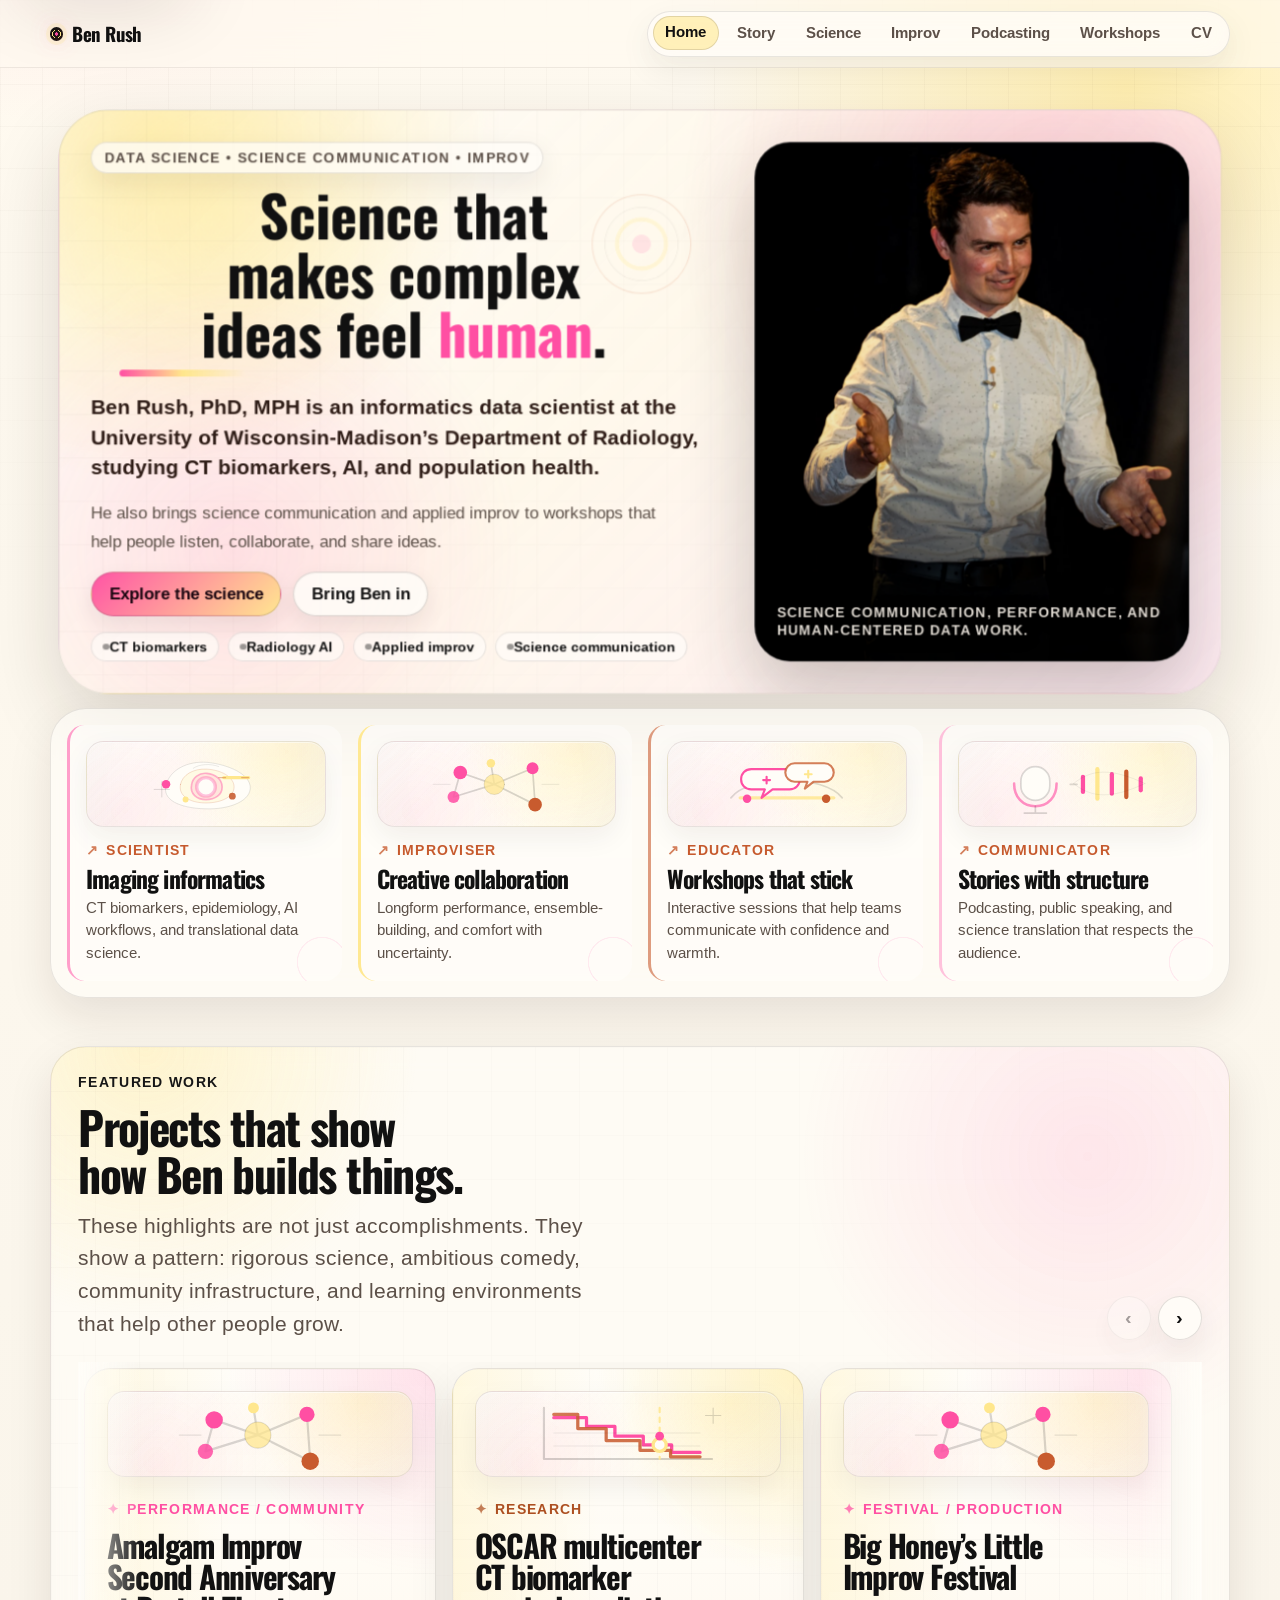
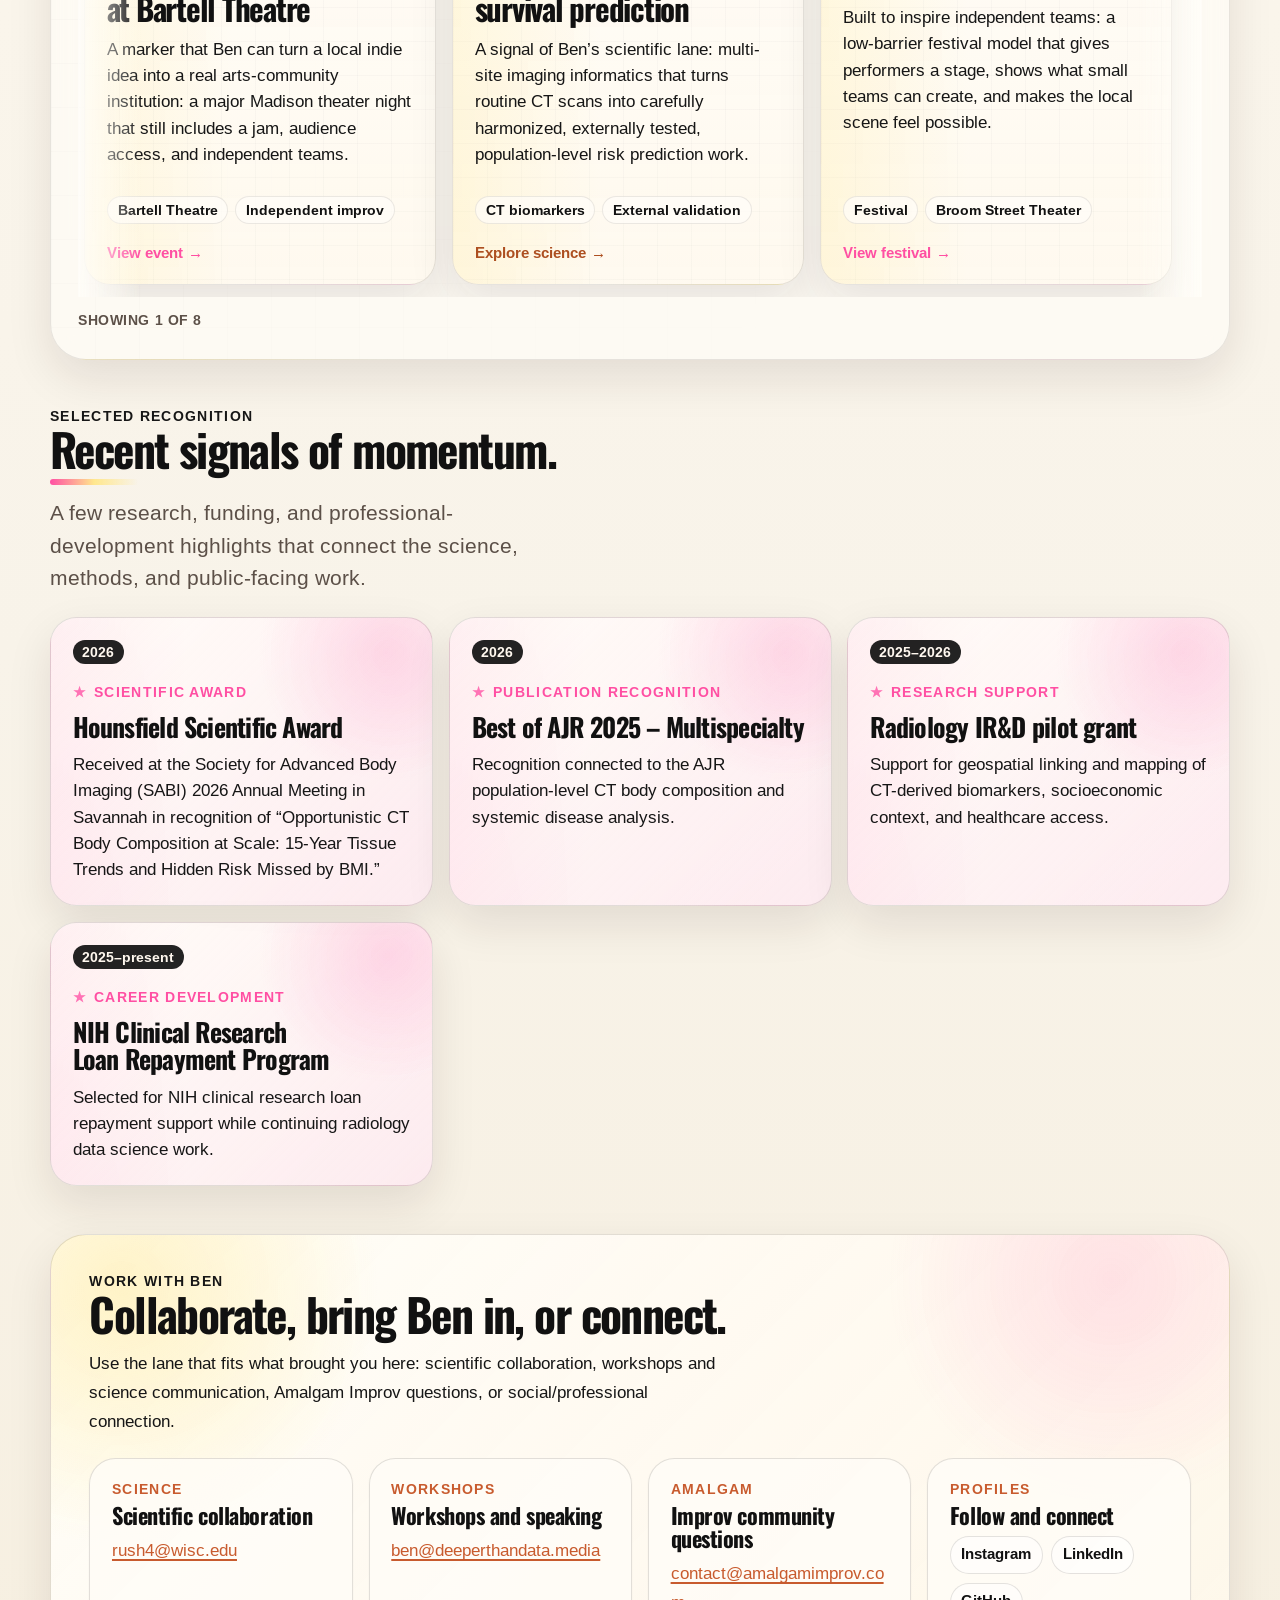
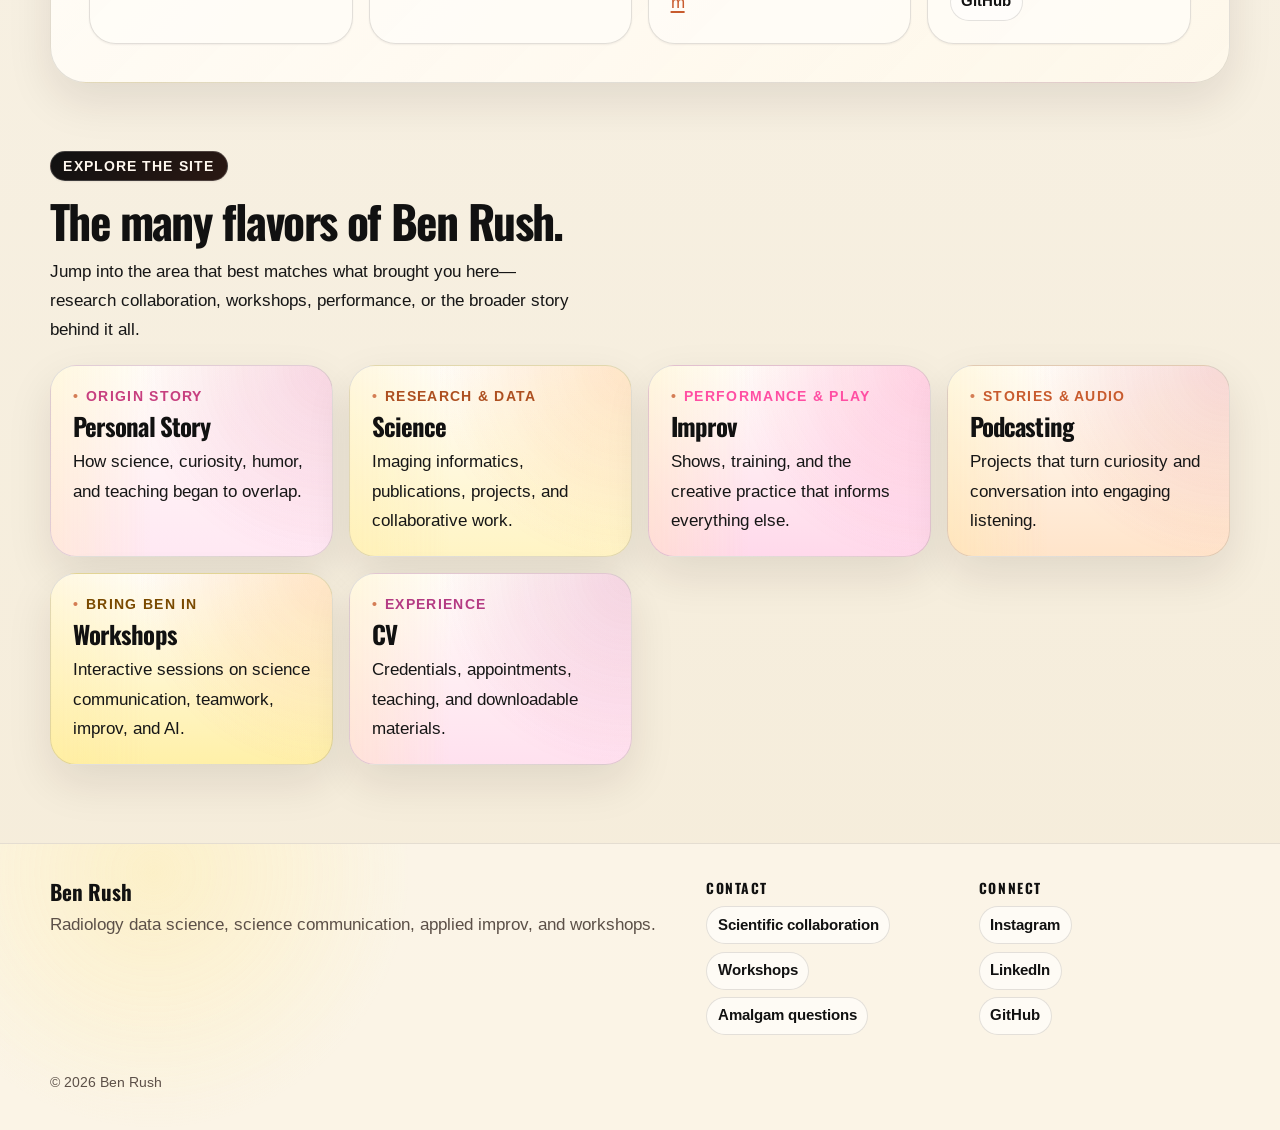
<file: index.html>
<!doctype html>
<html lang="en">
<head>
  <meta charset="utf-8" />
  <meta name="viewport" content="width=device-width, initial-scale=1" />
  <title>Ben Rush | Home</title>
  <meta name="description" content="Ben Rush is a radiology data scientist, science communicator, improviser, and educator building rigorous ideas that connect with people." />
  <link rel="stylesheet" href="/assets/css/site.css" />
  <link rel="stylesheet" href="/assets/css/modules.css" />
  <link rel="stylesheet" href="/assets/css/home.css?v=20261028-1" />
  <link rel="stylesheet" href="/assets/css/identity.css" />
  <link rel="stylesheet" href="/assets/css/featured.css" />
  <link rel="stylesheet" href="/assets/css/mini-viz.css" />
</head>
<body class="home-body">
  <header>
    <div class="container site-header">
      <p class="site-title"><strong>Ben Rush</strong></p>
      <nav>
        <a href="/" aria-current="page">Home</a>
        <a href="/pages/personal-story/">Story</a>
        <a href="/pages/science/">Science</a>
        <a href="/pages/improv/">Improv</a>
        <a href="/pages/podcasting/">Podcasting</a>
        <a href="/pages/workshops/">Workshops</a>
        <a href="/pages/cv/">CV</a>
      </nav>
    </div>
  </header>
  <main>
    <div class="container home-page">
      <section class="home-hero reveal-on-scroll" aria-labelledby="home-hero-title">
        <div class="home-hero-copy">
          <p class="home-hero-kicker">Data science • science communication • improv</p>
          <h1 id="home-hero-title" class="home-hero-title">Science that makes complex ideas feel <em>human</em>.</h1>
          <p class="home-hero-lede">Ben Rush, PhD, MPH is an informatics data scientist at the University of Wisconsin-Madison’s Department of Radiology, studying CT biomarkers, AI, and population health.</p>
          <p class="home-hero-support">He also brings science communication and applied improv to workshops that help people listen, collaborate, and share ideas.</p>
          <div class="home-hero-actions">
            <a class="button button-primary" href="/pages/science/">Explore the science</a>
            <a class="button button-secondary" href="/pages/workshops/">Bring Ben in</a>
          </div>
          <div class="home-hero-proof" aria-label="Core areas of work">
            <span>CT biomarkers</span>
            <span>Radiology AI</span>
            <span>Applied improv</span>
            <span>Science communication</span>
          </div>
        </div>

        <figure class="home-hero-showcase home-hero-portrait">
          <img src="/assets/img/ben-rush-home-hero.jpg" alt="Ben Rush speaking on stage in a bow tie during a live performance." />
          <figcaption>Science communication, performance, and human-centered data work.</figcaption>
        </figure>
      </section>

      <section class="home-identity-rail reveal-on-scroll" aria-label="Ben Rush identity snapshot">
        <article class="home-identity-card">
          <div class="mini-viz mini-viz-ct mini-viz-compact" aria-hidden="true"><span></span><span></span></div>
          <p class="home-identity-label">Scientist</p>
          <h2>Imaging informatics</h2>
          <p>CT biomarkers, epidemiology, AI workflows, and translational data science.</p>
        </article>
        <article class="home-identity-card">
          <div class="mini-viz mini-viz-network mini-viz-compact" aria-hidden="true"><span></span><span></span><span></span><span></span><span></span></div>
          <p class="home-identity-label">Improviser</p>
          <h2>Creative collaboration</h2>
          <p>Longform performance, ensemble-building, and comfort with uncertainty.</p>
        </article>
        <article class="home-identity-card">
          <div class="mini-viz mini-viz-learning mini-viz-compact" aria-hidden="true"><span></span><span></span><span></span><span></span></div>
          <p class="home-identity-label">Educator</p>
          <h2>Workshops that stick</h2>
          <p>Interactive sessions that help teams communicate with confidence and warmth.</p>
        </article>
        <article class="home-identity-card">
          <div class="mini-viz mini-viz-signal mini-viz-compact" aria-hidden="true"><span></span><span></span><span></span><span></span><span></span></div>
          <p class="home-identity-label">Communicator</p>
          <h2>Stories with structure</h2>
          <p>Podcasting, public speaking, and science translation that respects the audience.</p>
        </article>
      </section>

      <section class="featured-section reveal-on-scroll" aria-labelledby="featured-work-title" data-featured-carousel>
        <div class="featured-section-header">
          <div class="featured-section-copy">
            <p class="module-kicker">Featured work</p>
            <h2 class="featured-title" id="featured-work-title">Projects that show how Ben builds things.</h2>
            <p class="featured-lede">These highlights are not just accomplishments. They show a pattern: rigorous science, ambitious comedy, community infrastructure, and learning environments that help other people grow.</p>
          </div>
          <div class="featured-controls" aria-label="Featured work carousel controls">
            <button class="featured-control" type="button" data-featured-prev aria-label="Previous featured work card">‹</button>
            <button class="featured-control" type="button" data-featured-next aria-label="Next featured work card">›</button>
          </div>
        </div>

        <div class="featured-carousel-shell">
          <div class="featured-carousel-track" data-featured-track tabindex="0" aria-label="Featured work cards">
            <a class="featured-card featured-card--improv" href="https://www.amalgamimprov.com/second-anniversary-show" target="_blank" rel="noopener">
              <div class="mini-viz mini-viz-network mini-viz-compact" aria-hidden="true"><span></span><span></span><span></span><span></span><span></span></div>
              <p class="featured-card-kicker">Performance / community</p>
              <h3 class="featured-card-title">Amalgam Improv Second Anniversary at Bartell Theatre</h3>
              <p class="featured-card-description">A marker that Ben can turn a local indie idea into a real arts-community institution: a major Madison theater night that still includes a jam, audience access, and independent teams.</p>
              <div class="featured-card-meta" aria-label="Card topics">
                <span class="featured-card-tag">Bartell Theatre</span>
                <span class="featured-card-tag">Independent improv</span>
              </div>
              <span class="featured-card-link">View event</span>
            </a>

            <a class="featured-card featured-card--science" href="/pages/science/#research-projects">
              <div class="mini-viz mini-viz-harmonization mini-viz-compact" aria-hidden="true"><span></span><span></span><span></span><span></span></div>
              <p class="featured-card-kicker">Research</p>
              <h3 class="featured-card-title">OSCAR multicenter CT biomarker survival prediction</h3>
              <p class="featured-card-description">A signal of Ben’s scientific lane: multi-site imaging informatics that turns routine CT scans into carefully harmonized, externally tested, population-level risk prediction work.</p>
              <div class="featured-card-meta" aria-label="Card topics">
                <span class="featured-card-tag">CT biomarkers</span>
                <span class="featured-card-tag">External validation</span>
              </div>
              <span class="featured-card-link">Explore science</span>
            </a>

            <a class="featured-card featured-card--improv" href="https://www.amalgamimprov.com/big-honey-events" target="_blank" rel="noopener">
              <div class="mini-viz mini-viz-network mini-viz-compact" aria-hidden="true"><span></span><span></span><span></span><span></span><span></span></div>
              <p class="featured-card-kicker">Festival / production</p>
              <h3 class="featured-card-title">Big Honey’s Little Improv Festival</h3>
              <p class="featured-card-description">Built to inspire independent teams: a low-barrier festival model that gives performers a stage, shows what small teams can create, and makes the local scene feel possible.</p>
              <div class="featured-card-meta" aria-label="Card topics">
                <span class="featured-card-tag">Festival</span>
                <span class="featured-card-tag">Broom Street Theater</span>
              </div>
              <span class="featured-card-link">View festival</span>
            </a>

            <a class="featured-card featured-card--improv" href="https://www.amalgamimprov.com/improv-group-map" target="_blank" rel="noopener">
              <div class="mini-viz mini-viz-map mini-viz-compact" aria-hidden="true"><span></span><span></span><span></span></div>
              <p class="featured-card-kicker">Digital tool / community</p>
              <h3 class="featured-card-title">Largest improv group map in the world</h3>
              <p class="featured-card-description">Evidence that Ben builds infrastructure, not just events: a 2,000+ group discovery tool that helps improvisers find scenes, classes, shows, and communities anywhere.</p>
              <div class="featured-card-meta" aria-label="Card topics">
                <span class="featured-card-tag">2,000+ groups</span>
                <span class="featured-card-tag">Improv infrastructure</span>
              </div>
              <span class="featured-card-link">Open map</span>
            </a>

            <a class="featured-card featured-card--science" href="https://doi.org/10.2214/AJR.24.32216" target="_blank" rel="noopener">
              <div class="mini-viz mini-viz-ct mini-viz-compact" aria-hidden="true"><span></span><span></span></div>
              <p class="featured-card-kicker">Publication / award</p>
              <h3 class="featured-card-title">CT body composition and systemic disease in 100,000+ patients</h3>
              <p class="featured-card-description">A peer-reviewed credibility marker for Ben’s research identity: large-scale AI-derived CT body composition work translated into clinically legible evidence and AJR recognition.</p>
              <div class="featured-card-meta" aria-label="Card topics">
                <span class="featured-card-tag">AJR</span>
                <span class="featured-card-tag">Body composition</span>
              </div>
              <span class="featured-card-link">View DOI</span>
            </a>

            <a class="featured-card featured-card--media" href="https://www.instagram.com/amalgamimprov/" target="_blank" rel="noopener">
              <div class="mini-viz mini-viz-signal mini-viz-compact" aria-hidden="true"><span></span><span></span><span></span><span></span><span></span></div>
              <p class="featured-card-kicker">Comedy / media</p>
              <h3 class="featured-card-title">Jess McKenna Instagram video</h3>
              <p class="featured-card-description">A national-ambition signal for Amalgam and Ben’s comedy work: connecting a Madison indie improv project to a broader audience and the artists who shape the form.</p>
              <div class="featured-card-meta" aria-label="Card topics">
                <span class="featured-card-tag">Instagram</span>
                <span class="featured-card-tag">National ambition</span>
              </div>
              <span class="featured-card-link">Open Instagram</span>
            </a>

            <a class="featured-card featured-card--improv" href="/pages/workshops/">
              <div class="mini-viz mini-viz-learning mini-viz-compact" aria-hidden="true"><span></span><span></span><span></span><span></span></div>
              <p class="featured-card-kicker">Workshop / science communication</p>
              <h3 class="featured-card-title">Applied Improv for Scientists / Sci-prov</h3>
              <p class="featured-card-description">The clearest bridge between Ben’s worlds: performance tools turned into practical training for scientists who need presence, trust, clarity, and better ways to communicate.</p>
              <div class="featured-card-meta" aria-label="Card topics">
                <span class="featured-card-tag">SciComm</span>
                <span class="featured-card-tag">Applied improv</span>
              </div>
              <span class="featured-card-link">View workshops</span>
            </a>

            <article class="featured-card featured-card--improv">
              <div class="mini-viz mini-viz-learning mini-viz-compact" aria-hidden="true"><span></span><span></span><span></span><span></span></div>
              <p class="featured-card-kicker">Improv learner hub</p>
              <h3 class="featured-card-title">Listen, Watch, and Read resources from Amalgam</h3>
              <p class="featured-card-description">A teaching philosophy made visible: polished resource hubs that lower the barrier to learning, point people toward quality examples, and help improvisers keep growing between classes.</p>
              <div class="featured-card-meta" aria-label="Card topics">
                <span class="featured-card-tag">17 podcasts</span>
                <span class="featured-card-tag">15 video channels</span>
                <span class="featured-card-tag">30 reading channels</span>
              </div>
              <div class="featured-resource-links" aria-label="Amalgam resource links">
                <a class="featured-resource-link" href="https://www.amalgamimprov.com/listen" target="_blank" rel="noopener">Listen</a>
                <a class="featured-resource-link" href="https://www.amalgamimprov.com/watch" target="_blank" rel="noopener">Watch</a>
                <a class="featured-resource-link" href="https://www.amalgamimprov.com/read" target="_blank" rel="noopener">Read</a>
              </div>
            </article>
          </div>
        </div>
        <p class="featured-carousel-status" data-featured-status aria-live="polite"></p>
      </section>

      <section class="module-section reveal-on-scroll" aria-labelledby="recognition-title">
        <div class="module-section-header">
          <p class="module-kicker">Selected recognition</p>
          <h2 class="module-section-title" id="recognition-title">Recent signals of momentum.</h2>
          <p class="module-section-lede">A few research, funding, and professional-development highlights that connect the science, methods, and public-facing work.</p>
        </div>
        <div class="module-grid module-grid--three" aria-label="Recognition cards">
          <article class="module-card recognition-card">
            <span class="recognition-year">2026</span>
            <p class="module-kicker">Scientific award</p>
            <h3 class="module-title">Hounsfield Scientific Award</h3>
            <p class="module-description">Received at the Society for Advanced Body Imaging (SABI) 2026 Annual Meeting in Savannah in recognition of “Opportunistic CT Body Composition at Scale: 15-Year Tissue Trends and Hidden Risk Missed by BMI.”</p>
          </article>
          <article class="module-card recognition-card">
            <span class="recognition-year">2026</span>
            <p class="module-kicker">Publication recognition</p>
            <h3 class="module-title">Best of AJR 2025 – Multispecialty</h3>
            <p class="module-description">Recognition connected to the AJR population-level CT body composition and systemic disease analysis.</p>
          </article>
          <article class="module-card recognition-card">
            <span class="recognition-year">2025–2026</span>
            <p class="module-kicker">Research support</p>
            <h3 class="module-title">Radiology IR&amp;D pilot grant</h3>
            <p class="module-description">Support for geospatial linking and mapping of CT-derived biomarkers, socioeconomic context, and healthcare access.</p>
          </article>
          <article class="module-card recognition-card">
            <span class="recognition-year">2025–present</span>
            <p class="module-kicker">Career development</p>
            <h3 class="module-title">NIH Clinical Research Loan Repayment Program</h3>
            <p class="module-description">Selected for NIH clinical research loan repayment support while continuing radiology data science work.</p>
          </article>
        </div>
      </section>


      <section class="contact-section reveal-on-scroll" aria-labelledby="contact-title">
        <div class="contact-section-copy">
          <p class="module-kicker">Work with Ben</p>
          <h2 id="contact-title">Collaborate, bring Ben in, or connect.</h2>
          <p>Use the lane that fits what brought you here: scientific collaboration, workshops and science communication, Amalgam Improv questions, or social/professional connection.</p>
        </div>
        <div class="contact-card-grid" aria-label="Contact options">
          <article class="contact-card">
            <p class="contact-card-kicker">Science</p>
            <h3>Scientific collaboration</h3>
            <a href="mailto:rush4@wisc.edu">rush4@wisc.edu</a>
          </article>
          <article class="contact-card">
            <p class="contact-card-kicker">Workshops</p>
            <h3>Workshops and speaking</h3>
            <a href="mailto:ben@deeperthandata.media">ben@deeperthandata.media</a>
          </article>
          <article class="contact-card">
            <p class="contact-card-kicker">Amalgam</p>
            <h3>Improv community questions</h3>
            <a href="mailto:contact@amalgamimprov.com">contact@amalgamimprov.com</a>
          </article>
          <article class="contact-card contact-card--links">
            <p class="contact-card-kicker">Profiles</p>
            <h3>Follow and connect</h3>
            <div class="contact-link-row">
              <a href="https://www.instagram.com/benruschscience/" target="_blank" rel="noopener">Instagram</a>
              <a href="https://www.linkedin.com/in/benrushscience/" target="_blank" rel="noopener">LinkedIn</a>
              <a href="https://github.com/benrushscience" target="_blank" rel="noopener">GitHub</a>
            </div>
          </article>
        </div>
      </section>

      <section class="section-heading reveal-on-scroll">
        <p class="eyebrow">Explore the site</p>
        <h2>The many flavors of Ben Rush.</h2>
        <p>Jump into the area that best matches what brought you here—research collaboration, workshops, performance, or the broader story behind it all.</p>
      </section>

      <section class="card-grid reveal-on-scroll" aria-label="Site sections">
        <a class="card card-story" href="/pages/personal-story/">
          <p class="card-kicker">Origin story</p>
          <h2>Personal Story</h2>
          <p>How science, curiosity, humor, and teaching began to overlap.</p>
        </a>
        <a class="card card-science" href="/pages/science/">
          <p class="card-kicker">Research & data</p>
          <h2>Science</h2>
          <p>Imaging informatics, publications, projects, and collaborative work.</p>
        </a>
        <a class="card card-improv" href="/pages/improv/">
          <p class="card-kicker">Performance & play</p>
          <h2>Improv</h2>
          <p>Shows, training, and the creative practice that informs everything else.</p>
        </a>
        <a class="card card-podcasting" href="/pages/podcasting/">
          <p class="card-kicker">Stories & audio</p>
          <h2>Podcasting</h2>
          <p>Projects that turn curiosity and conversation into engaging listening.</p>
        </a>
        <a class="card card-workshops" href="/pages/workshops/">
          <p class="card-kicker">Bring Ben in</p>
          <h2>Workshops</h2>
          <p>Interactive sessions on science communication, teamwork, improv, and AI.</p>
        </a>
        <a class="card card-cv" href="/pages/cv/">
          <p class="card-kicker">Experience</p>
          <h2>CV</h2>
          <p>Credentials, appointments, teaching, and downloadable materials.</p>
        </a>
      </section>
    </div>
  </main>
  <footer class="site-footer">
    <div class="container site-footer-inner">
      <div class="site-footer-brand">
        <p class="site-footer-name">Ben Rush</p>
        <p>Radiology data science, science communication, applied improv, and workshops.</p>
      </div>
      <div class="site-footer-grid" aria-label="Contact links">
        <div class="site-footer-group">
          <h2>Contact</h2>
          <a href="mailto:rush4@wisc.edu">Scientific collaboration</a>
          <a href="mailto:ben@deeperthandata.media">Workshops</a>
          <a href="mailto:contact@amalgamimprov.com">Amalgam questions</a>
        </div>
        <div class="site-footer-group">
          <h2>Connect</h2>
          <a href="https://www.instagram.com/benruschscience/" target="_blank" rel="noopener">Instagram</a>
          <a href="https://www.linkedin.com/in/benrushscience/" target="_blank" rel="noopener">LinkedIn</a>
          <a href="https://github.com/benrushscience" target="_blank" rel="noopener">GitHub</a>
        </div>
      </div>
      <p class="site-footer-copyright">&copy; <span id="year"></span> Ben Rush</p>
    </div>
  </footer>
  <script src="/assets/js/site.js?v=20261028-1"></script>
  <script>document.getElementById('year').textContent = new Date().getFullYear();</script>
</body>
</html>
</file>
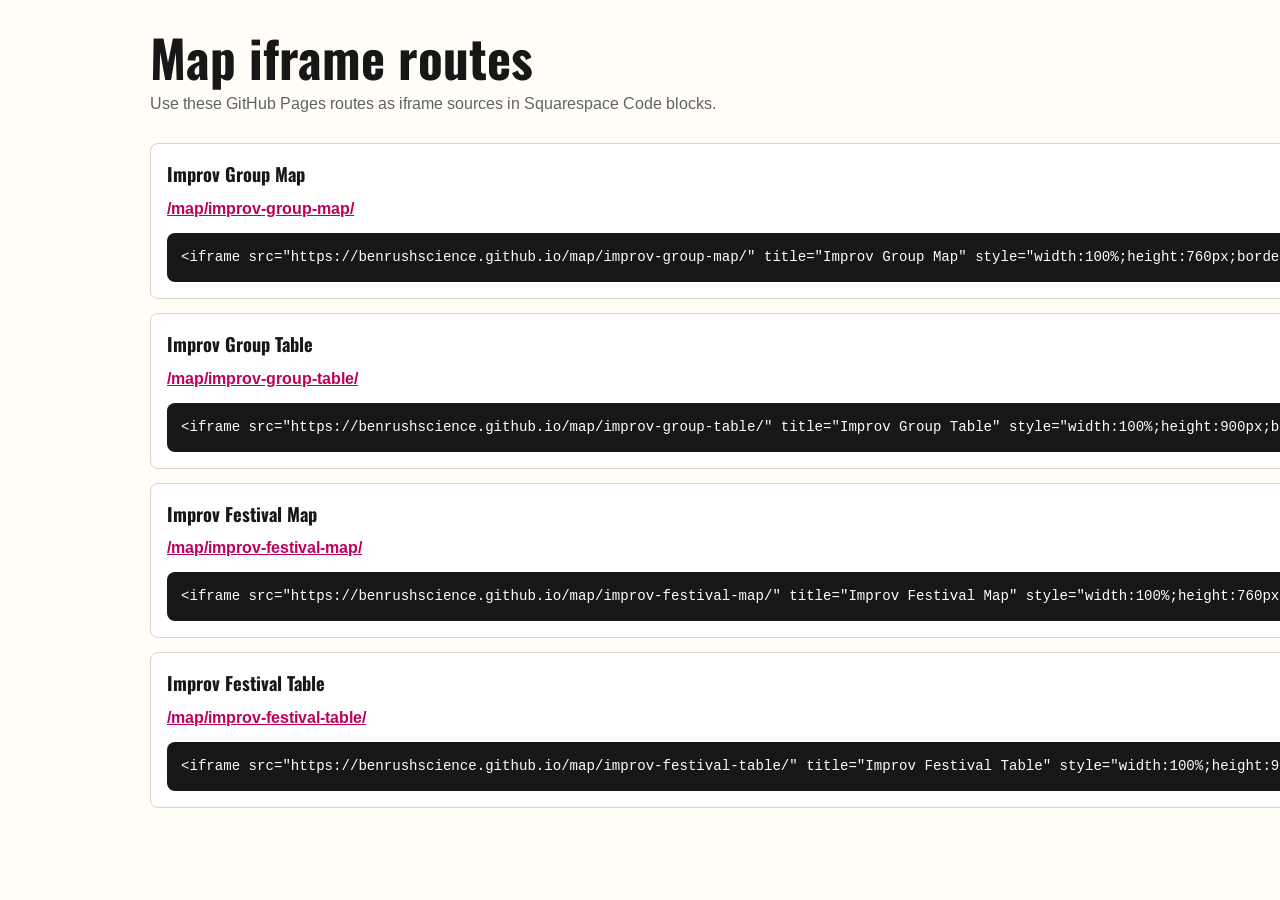
<file: map/index.html>
<!doctype html>
<html lang="en">
<head>
  <meta charset="utf-8" />
  <meta name="viewport" content="width=device-width, initial-scale=1" />
  <title>Map iframe routes</title>
  <style>
    :root {
      color-scheme: light;
      --ink: #171717;
      --muted: #5f6268;
      --paper: #fffdf6;
      --panel: #ffffff;
      --line: #d8d3c5;
      --accent: #bd005b;
    }

    body {
      margin: 0;
      background: var(--paper);
      color: var(--ink);
      font: 16px/1.5 "Arimo", Arial, sans-serif;
    }

    main {
      max-width: 980px;
      margin: 0 auto;
      padding: 32px 20px 48px;
    }

    h1 {
      margin: 0 0 8px;
      font-size: clamp(2rem, 4vw, 3.25rem);
      line-height: 1;
    }

    .lede {
      margin: 0 0 28px;
      color: var(--muted);
      max-width: 720px;
    }

    .route-list {
      display: grid;
      gap: 14px;
      margin: 0 0 32px;
      padding: 0;
      list-style: none;
    }

    .route-card {
      background: var(--panel);
      border: 1px solid var(--line);
      border-radius: 8px;
      padding: 16px;
    }

    .route-card h2 {
      margin: 0 0 8px;
      font-size: 1.15rem;
    }

    .route-card a {
      color: var(--accent);
      font-weight: 700;
      overflow-wrap: anywhere;
    }

    pre {
      margin: 12px 0 0;
      padding: 14px;
      overflow-x: auto;
      background: #171717;
      color: #fffdf6;
      border-radius: 8px;
      font-size: 0.88rem;
    }
  </style>
  <link rel="stylesheet" href="/assets/css/typography.css" />
</head>
<body>
  <main>
    <h1>Map iframe routes</h1>
    <p class="lede">Use these GitHub Pages routes as iframe sources in Squarespace Code blocks.</p>

    <ul class="route-list">
      <li class="route-card">
        <h2>Improv Group Map</h2>
        <a href="/map/improv-group-map/">/map/improv-group-map/</a>
        <pre>&lt;iframe src="https://benrushscience.github.io/map/improv-group-map/" title="Improv Group Map" style="width:100%;height:760px;border:0;display:block;" loading="lazy" allow="geolocation; fullscreen" allowfullscreen&gt;&lt;/iframe&gt;</pre>
      </li>
      <li class="route-card">
        <h2>Improv Group Table</h2>
        <a href="/map/improv-group-table/">/map/improv-group-table/</a>
        <pre>&lt;iframe src="https://benrushscience.github.io/map/improv-group-table/" title="Improv Group Table" style="width:100%;height:900px;border:0;display:block;" loading="lazy"&gt;&lt;/iframe&gt;</pre>
      </li>
      <li class="route-card">
        <h2>Improv Festival Map</h2>
        <a href="/map/improv-festival-map/">/map/improv-festival-map/</a>
        <pre>&lt;iframe src="https://benrushscience.github.io/map/improv-festival-map/" title="Improv Festival Map" style="width:100%;height:760px;border:0;display:block;" loading="lazy" allow="geolocation; fullscreen" allowfullscreen&gt;&lt;/iframe&gt;</pre>
      </li>
      <li class="route-card">
        <h2>Improv Festival Table</h2>
        <a href="/map/improv-festival-table/">/map/improv-festival-table/</a>
        <pre>&lt;iframe src="https://benrushscience.github.io/map/improv-festival-table/" title="Improv Festival Table" style="width:100%;height:900px;border:0;display:block;" loading="lazy"&gt;&lt;/iframe&gt;</pre>
      </li>
    </ul>
  </main>
</body>
</html>
</file>
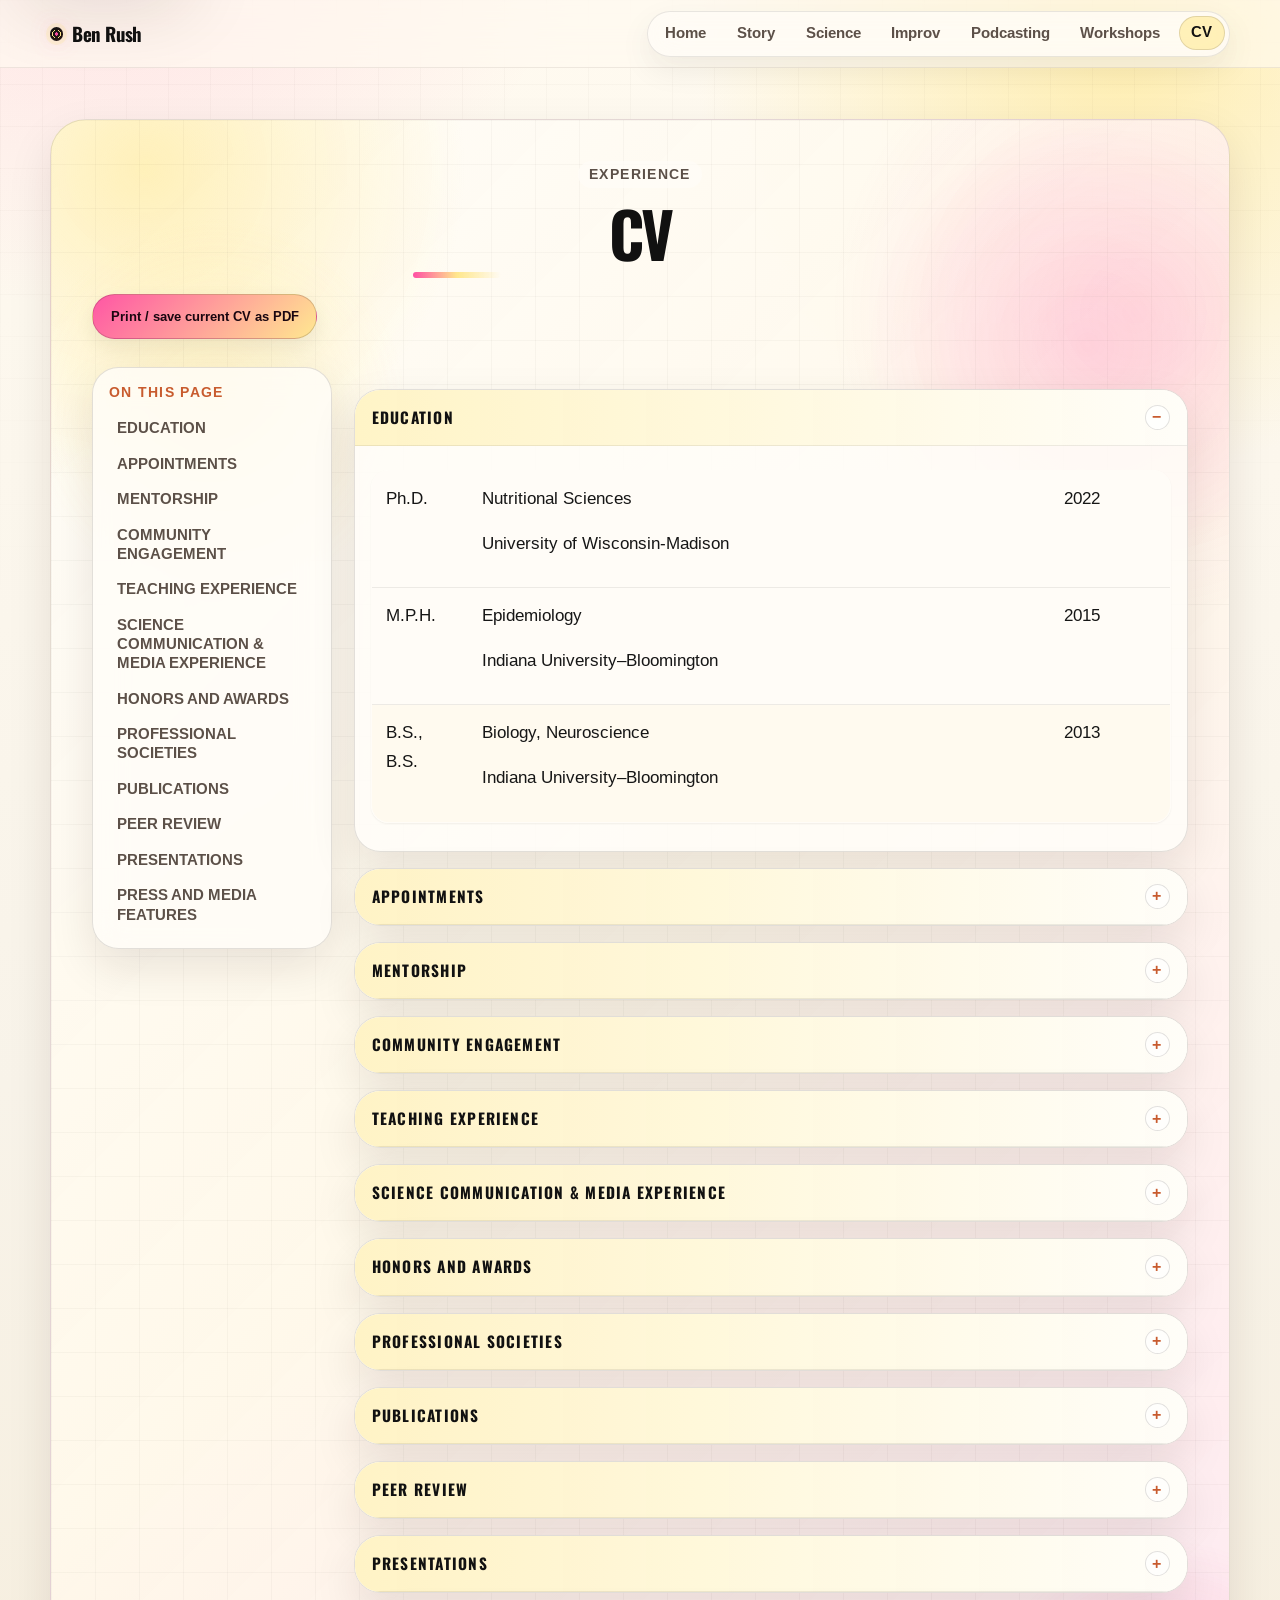
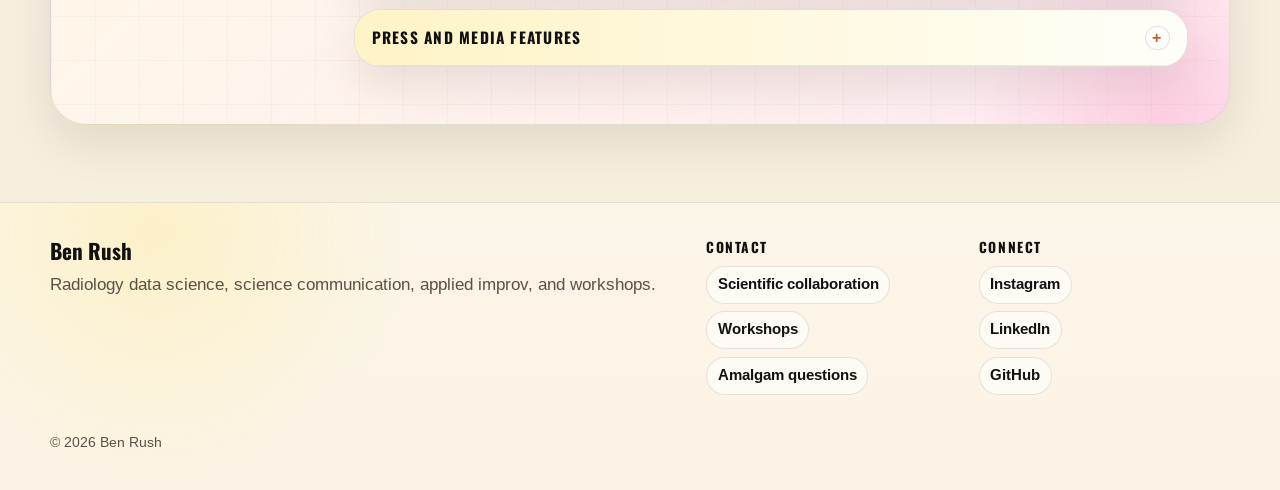
<file: pages/cv/index.html>
﻿<!doctype html>
<html lang="en">
<head>
  <meta charset="utf-8" />
  <meta name="viewport" content="width=device-width, initial-scale=1" />
  <title>Ben Rush | CV</title>
  <meta name="description" content="Curriculum vitae summary with downloadable documents." />
  <link rel="stylesheet" href="/assets/css/site.css" />
</head>
<body class="cv-page">
  <header>
    <div class="container site-header">
      <p class="site-title"><strong>Ben Rush</strong></p>
      <nav>
        <a href="/">Home</a>
        <a href="/pages/personal-story/">Story</a>
        <a href="/pages/science/">Science</a>
        <a href="/pages/improv/">Improv</a>
        <a href="/pages/podcasting/">Podcasting</a>
        <a href="/pages/workshops/">Workshops</a>
        <a href="/pages/cv/" aria-current="page">CV</a>
      </nav>
    </div>
  </header>
  <main>
    <div class="container"><section class="hero"><h1>CV</h1><div class="cv-actions"><a class="cv-download-btn" href="/assets/docs/BenRush_CV_2026_02_04.pdf" download>Download CV (PDF)</a></div><div class="cv-layout"><aside class="cv-toc" aria-label="CV section navigation"><p class="cv-toc-title">On this page</p><nav id="cv-mini-toc" class="cv-mini-toc"></nav></aside><div class="doc-content">
<!-- CV_CONTENT_START: generated by scripts/build-cv-page.js -->
<h2 class="cv-section-title">EDUCATION</h2>
<table>
<colgroup>
<col style="width: 12%" />
<col style="width: 72%" />
<col style="width: 15%" />
</colgroup>
<thead>
<tr class="header">
<th>Ph.D.</th>
<th><p>Nutritional Sciences</p>
<p>University of Wisconsin-Madison</p></th>
<th>2022</th>
</tr>
</thead>
<tbody>
<tr class="odd">
<td>M.P.H.</td>
<td><p>Epidemiology</p>
<p>Indiana University–Bloomington</p></td>
<td>2015</td>
</tr>
<tr class="even">
<td>B.S., B.S.</td>
<td><p>Biology, Neuroscience</p>
<p>Indiana University–Bloomington</p></td>
<td>2013</td>
</tr>
</tbody>
</table>
<h2 class="cv-section-title">APPOINTMENTS</h2>
<table>
<colgroup>
<col style="width: 84%" />
<col style="width: 15%" />
</colgroup>
<thead>
<tr class="header">
<th>Informatics Data Scientist, Lab of John Garrett &amp; Department of Radiology</th>
<th>2024–present</th>
</tr>
</thead>
<tbody>
<tr class="odd">
<td>University of Wisconsin-Madison</td>
<td></td>
</tr>
<tr class="even">
<td></td>
<td></td>
</tr>
<tr class="odd">
<td>Postdoctoral Research Associate, Labs of Claudia Solis-Lemus &amp; John Garrett</td>
<td>2023–2024</td>
</tr>
<tr class="even">
<td>University of Wisconsin-Madison</td>
<td></td>
</tr>
</tbody>
</table>
<table>
<colgroup>
<col style="width: 84%" />
<col style="width: 15%" />
</colgroup>
<thead>
<tr class="header">
<th>Scientist, Lab of Adam Kuchnia</th>
<th>2022</th>
</tr>
</thead>
<tbody>
<tr class="odd">
<td>University of Wisconsin-Madison</td>
<td></td>
</tr>
<tr class="even">
<td></td>
<td></td>
</tr>
<tr class="odd">
<td><p>Statistical Consulting, Lab of Alfonso Morales</p>
<p>University of Wisconsin-Madison</p></td>
<td>2019–2021</td>
</tr>
<tr class="even">
<td><p>Graduate Research Assistant, Lab of Adam Kuchnia</p>
<p>University of Wisconsin-Madison</p></td>
<td>2019–2022</td>
</tr>
<tr class="odd">
<td><p>Personal Chef, Chefs for Seniors</p>
<p>Madison, Wisconsin</p></td>
<td>2017–2018</td>
</tr>
<tr class="even">
<td><p>Health and Wellness Coordinator, Boys and Girls Club</p>
<p>Oshkosh, Wisconsin</p></td>
<td>2016–2017</td>
</tr>
<tr class="odd">
<td><p>Farm to School AmeriCorps Member, AmeriCorps &amp; Winnebago County Health Dept.</p>
<p>Oshkosh, Wisconsin</p></td>
<td>2016–2017</td>
</tr>
<tr class="even">
<td><p>Alternative Classroom Experience Counselor, AmeriCorps &amp; Pfeifer Kiwanis Camp</p>
<p>Little Rock, Arkansas</p></td>
<td>2015–2016</td>
</tr>
<tr class="odd">
<td><p>Statistical Consulting, Lab of Lucia Guerra-Reyes</p>
<p>Indiana University–Bloomington</p></td>
<td>2015</td>
</tr>
<tr class="even">
<td><p>Research, Education, and Policy Intern, Department of Epidemiology and Biostatistics</p>
<p>Indiana University–Bloomington</p></td>
<td>2015</td>
</tr>
<tr class="odd">
<td><p>Graduate Research Assistant, Lab of M. Aaron Sayegh</p>
<p>Indiana University–Bloomington</p></td>
<td>2014–2015</td>
</tr>
</tbody>
</table>
<h2 class="cv-section-title">MENTORSHIP</h2>
<table>
<colgroup>
<col style="width: 84%" />
<col style="width: 15%" />
</colgroup>
<thead>
<tr class="header">
<th><strong>Graduate Students Mentored</strong></th>
<th></th>
</tr>
</thead>
<tbody>
<tr class="odd">
<td><p>Lauren Clark</p>
<p>Current Nutritional Sciences Doctoral Student, University of Wisconsin-Madison</p></td>
<td>2021–2023</td>
</tr>
<tr class="even">
<td><p>Israel Rodriguez</p>
<p>Current Healthcare Data Analyst at IEHP</p></td>
<td>2014–2015</td>
</tr>
<tr class="odd">
<td><p>Emily Abruzzi</p>
<p>Current Senior Research and Evaluation Associate at Ripple Effect</p></td>
<td>2014–2015</td>
</tr>
<tr class="even">
<td></td>
<td></td>
</tr>
<tr class="odd">
<td></td>
<td></td>
</tr>
<tr class="even">
<td><strong>Undergraduate Students Mentored</strong></td>
<td></td>
</tr>
<tr class="odd">
<td><p>Alexandria Wong</p>
<p>Current Data Science Major, University of Wisconsin-Madison</p></td>
<td>2024–present</td>
</tr>
<tr class="even">
<td><p>Yunju Ha</p>
<p>Current postbaccalaureate researcher at the National Institutes of Health; graduate of the University of Wisconsin-Madison (2025).</p></td>
<td>2023–2025</td>
</tr>
<tr class="odd">
<td><p>Lakes Tang</p>
<p>Current Computer Sciences Major, University of Wisconsin-Madison</p></td>
<td>2023–2024</td>
</tr>
<tr class="even">
<td><p>Sujay Garlapati</p>
<p>Current medical student at Drexel; graduate of the University of Wisconsin-Madison (2023).</p></td>
<td>2021–2022</td>
</tr>
<tr class="odd">
<td><p>Arden He</p>
<p>Graduate of the University of Wisconsin-Madison (2022).</p></td>
<td>2020–2021</td>
</tr>
<tr class="even">
<td><p>Olivia Rossman</p>
<p>Graduate of the University of Wisconsin-Madison (2023).</p></td>
<td>2020–2021</td>
</tr>
<tr class="odd">
<td><p>Hunter Weber</p>
<p>Graduate of the University of Wisconsin-Madison (2021).</p></td>
<td>2019–2020</td>
</tr>
</tbody>
</table>
<h2 class="cv-section-title">COMMUNITY ENGAGEMENT</h2>
<table>
<colgroup>
<col style="width: 84%" />
<col style="width: 15%" />
</colgroup>
<tbody>
<tr class="odd">
<td><p>Healthcare AI Challenge — Member</p>
<p>Mass General Brigham Multisite Collaboration</p></td>
<td>2025–present</td>
</tr>
</tbody>
</table>
<table>
<colgroup>
<col style="width: 84%" />
<col style="width: 15%" />
</colgroup>
<thead>
<tr class="header">
<th>Machine Learning + X Leadership Committee</th>
<th>2023–present</th>
</tr>
</thead>
<tbody>
<tr class="odd">
<td>Wisconsin Institute for Discovery, University of Wisconsin-Madison</td>
<td></td>
</tr>
<tr class="even">
<td></td>
<td></td>
</tr>
<tr class="odd">
<td><p>Founding Member, Justice, Equity, Diversity, and Inclusion Committee</p>
<p>Department of Nutritional Sciences, University of Wisconsin-Madison</p></td>
<td>2020–2022</td>
</tr>
<tr class="even">
<td><p>Council Member, Madison Food Policy Council</p>
<p>Madison, Wisconsin</p></td>
<td>2019–2021</td>
</tr>
<tr class="odd">
<td>Vice President, Rotaract of Oshkosh</td>
<td>2016–2017</td>
</tr>
</tbody>
</table>
<h2 class="cv-section-title">TEACHING EXPERIENCE</h2>
<table>
<colgroup>
<col style="width: 84%" />
<col style="width: 15%" />
</colgroup>
<thead>
<tr class="header">
<th>Instructor, Improv for STEMM (graduate and professional level)</th>
<th>2023</th>
</tr>
</thead>
<tbody>
<tr class="odd">
<td>Department of Medicine, University of Wisconsin-Madison</td>
<td></td>
</tr>
<tr class="even">
<td></td>
<td></td>
</tr>
<tr class="odd">
<td><p>Co-instructor, Improv for Scientists with Amy Zelenski (graduate level)</p>
<p>Department of Medicine, University of Wisconsin-Madison</p></td>
<td>2022</td>
</tr>
<tr class="even">
<td><p>Co-instructor, Improv for Health Professionals with Amy Zelenski (professional level)</p>
<p>Department of Medicine, University of Wisconsin-Madison</p></td>
<td>2021</td>
</tr>
<tr class="odd">
<td><p>Food Policy Instructor, Food and Culture Special Topics Course (undergraduate level)</p>
<p>Department of Medicine, University of Wisconsin-Madison</p></td>
<td>2019</td>
</tr>
<tr class="even">
<td><p>Statistics and Coding Instructor, Lab of M. Aaron Sayegh (graduate level)</p>
<p>Department of Epidemiology and Biostatistics, Indiana University–Bloomington</p></td>
<td>2014–2015</td>
</tr>
<tr class="odd">
<td><p>Teaching Assistant, Integrative Human Physiology (undergraduate level)</p>
<p>Department of Human Biology, Indiana University–Bloomington</p></td>
<td>2012–2013</td>
</tr>
</tbody>
</table>
<h2 class="cv-section-title">SCIENCE COMMUNICATION &amp; MEDIA EXPERIENCE</h2>
<table>
<colgroup>
<col style="width: 84%" />
<col style="width: 15%" />
</colgroup>
<thead>
<tr class="header">
<th>Creation and Facilitation of Applied Improv for Scientists Workshops</th>
<th>2024–present</th>
</tr>
</thead>
<tbody>
<tr class="odd">
<td></td>
<td></td>
</tr>
<tr class="even">
<td>Emcee of “Why-Sci Variety Show” by the Wisconsin Science Festival</td>
<td>2025</td>
</tr>
<tr class="odd">
<td></td>
<td></td>
</tr>
<tr class="even">
<td>Emcee, producer, and performer for Sci-prov: science and improv combined</td>
<td>2024–present</td>
</tr>
<tr class="odd">
<td></td>
<td></td>
</tr>
<tr class="even">
<td>Founder of Amalgam Improv (<a href="https://amalgamimprov.com">link</a>)</td>
<td>2024–present</td>
</tr>
<tr class="odd">
<td></td>
<td></td>
</tr>
<tr class="even">
<td>Emcee of “Big Ideas for Busy People” by the Wisconsin Science Festival</td>
<td>2024</td>
</tr>
<tr class="odd">
<td></td>
<td></td>
</tr>
<tr class="even">
<td>Science and Art AI Morphs Exhibit</td>
<td>2024</td>
</tr>
<tr class="odd">
<td></td>
<td></td>
</tr>
<tr class="even">
<td>Emcee of Wisconsin Institute for Discovery Annual Symposium</td>
<td>2023</td>
</tr>
<tr class="odd">
<td></td>
<td></td>
</tr>
<tr class="even">
<td>Founder and CEO of Deeper Than Data Media</td>
<td>2020–present</td>
</tr>
<tr class="odd">
<td>Host and Producer, Deeper Than Data Podcast (<a href="https://www.benrush.science/podcasts">link</a>)</td>
<td>2020–2023</td>
</tr>
<tr class="even">
<td></td>
<td></td>
</tr>
<tr class="odd">
<td>Host and Producer, Badger Talks Podcast (<a href="https://badger-talks-podcast.captivate.fm/listen">link</a>)</td>
<td>2021–2023</td>
</tr>
<tr class="even">
<td>President, Neuroscience Club at Indiana University–Bloomington</td>
<td>2011–2013</td>
</tr>
</tbody>
</table>
<h2 class="cv-section-title">HONORS AND AWARDS</h2>
<table>
<colgroup>
<col style="width: 84%" />
<col style="width: 15%" />
</colgroup>
<tbody>
<tr class="odd">
<td><p>Hounsfield Scientific Award</p>
<p>Society for Advanced Body Imaging (SABI)</p>
<p>In recognition of “Opportunistic CT Body Composition at Scale: 15-Year Tissue Trends and Hidden Risk Missed by BMI”</p>
<p>Society for Advanced Body Imaging (SABI) 2026 Annual Meeting, Savannah</p></td>
<td>2026</td>
</tr>
<tr class="even">
<td>Best of American Journal of Roentgenology 2025 – Multispecialty for<br>“CT-Based Body Composition Measures and Systemic Disease: A Population-Level Analysis Using Artificial Intelligence Tools in Over 100,000 Patients”</td>
<td>2026</td>
</tr>
</tbody>
</table>
<table>
<colgroup>
<col style="width: 84%" />
<col style="width: 15%" />
</colgroup>
<thead>
<tr class="header">
<th><p>“Geospatial Linking &amp; Mapping of CT-derived Biomarkers, Socioeconomic Status, and Healthcare Access” Internal Research &amp; Development Pilot Grant.</p>
<p>Department of Radiology, University of Wisconsin-Madison</p></th>
<th>2025–2026</th>
</tr>
</thead>
<tbody>
<tr class="odd">
<td></td>
<td></td>
</tr>
<tr class="even">
<td>NIH Clinical Research Loan Repayment Program Award Selectee</td>
<td>2025–present</td>
</tr>
<tr class="odd">
<td></td>
<td></td>
</tr>
<tr class="even">
<td>Open Science Grid selected scholar, Open Science Grid User School</td>
<td>2023</td>
</tr>
<tr class="odd">
<td>Madison, Wisconsin</td>
<td></td>
</tr>
<tr class="even">
<td></td>
<td></td>
</tr>
<tr class="odd">
<td><p>Honorary associate in the Department of Surgery</p>
<p>School of Medicine and Public Health, University of Wisconsin-Madison</p></td>
<td>2021–2024</td>
</tr>
<tr class="even">
<td><p>Graduate Engaged Scholar Nomination by Graduate Program Coordinator</p>
<p>Department of Nutritional Sciences, University of Wisconsin-Madison</p></td>
<td>2021</td>
</tr>
<tr class="odd">
<td><p>Undergraduate Mentorship Award Nomination by Prof. Adam Kuchnia</p>
<p>Department of Nutritional Sciences, University of Wisconsin-Madison</p></td>
<td>2020</td>
</tr>
<tr class="even">
<td><p>Hattie B. Goessling Nutritional Science Scholarship</p>
<p>Department of Nutritional Sciences, University of Wisconsin-Madison</p></td>
<td>2020</td>
</tr>
<tr class="odd">
<td><p>Hattie B. Goessling Nutritional Science Scholarship</p>
<p>Department of Nutritional Sciences, University of Wisconsin-Madison</p></td>
<td>2019</td>
</tr>
<tr class="even">
<td><p>Ruth and Carl Miller Academic Merit Award</p>
<p>Department of Nutritional Sciences, University of Wisconsin-Madison</p></td>
<td>2019</td>
</tr>
</tbody>
</table>
<h2 class="cv-section-title">PROFESSIONAL SOCIETIES</h2>
<table>
<colgroup>
<col style="width: 100%" />
</colgroup>
<thead>
<tr class="header">
<th>Society for Imaging Informatics in Medicine</th>
</tr>
</thead>
<tbody>
<tr class="odd">
<td>American Society for Bone and Mineral Research</td>
</tr>
<tr class="even">
<td>American Association for the Advancement of Science</td>
</tr>
</tbody>
</table>
<h2 class="cv-section-title">PUBLICATIONS</h2>
<p>Pickhardt, P.J., Blake, G.M., Lee, M.H., Rule, A.D., Pyrros, A.T., Rockenbach, M.A.B.C., Filice, R.W., <strong>Rush, B.E.</strong>, Binkley, N.C., Garrett, J.W.Multi-center validation of automated CT-based L1 vertebral Hounsfield unit measurement for opportunistic osteoporosis screening. <em>Osteoporosis International</em>, 2026. <a href="https://doi.org/10.1007/s00198-026-08212-1">View DOI</a></p>
<p>Krueger, D, Borchardt, G… <strong>Rush, B.E.,</strong> et al. Novel DXA body composition approaches: comparison with traditional total body scans. <em>Journal of Clinical Densitometry</em>, 2026.</p>
<p>Pooler, B.D., Garrett, J.W., Lee, M.H., <strong>Rush, B.E.</strong>, Summers, R.M., Pickhardt, P.J.CT-Based Body Composition Measures and Systemic Disease: A Population-Level Analysis Using Artificial Intelligence Tools in Over 100,000 Patients. <em>American Journal of Roentgenology</em>, published online.</p>
<p><strong>Rush, B.E.</strong>, Garlapati, S., Lortie, J., Osterbauer, K., Colgan, T.J., Tamada, D., Campbell, T.C., Traynor, A., Leal, T., Lee, K., Reeder, S.B., &amp; Kuchnia, A.J.Uncorrected and subcutaneous fat-corrected echo intensities are similarly associated with magnetic resonance imaging per cent fat. <em>JCSM Communications</em>, 2024.</p>
<p>Lortie, J., <strong>Rush, B.E.</strong>, Gage, G., Dhingra, R., Hetzel, S., Pickhardt, P., Szczykutowicz, T., Kuchnia, A. Correcting Posterior Paraspinal Muscle Computed Tomography Density for Intravenous Contrast Material Independent of Sex and Vascular Phase, <em>Journal of Thoracic Imaging</em>, 2023.</p>
<p>Lortie, J., Gage, G., <strong>Rush, B.E.</strong>, Heymsfield, S., Szczykutowicz, T., and Kuchnia, A. The effect of computed tomography parameters on sarcopenia and myosteatosis assessment: a scoping review. <em>Journal of Cachexia, Sarcopenia and Muscle</em>, 2022.</p>
<p>Lortie, J.*, <strong>Rush, B.E.</strong>*, Osterbauer, K., et al. Myosteatosis as a Shared Biomarker for Sarcopenia and Cachexia Using MRI and Ultrasound. <em>Frontiers in Rehabilitation Sciences</em>, 2022.</p>
<p><strong>*</strong> Co-first authorship</p>
<p><strong>Rush, B.E.</strong>, Binkley, N., Kreuger, D., et al. Combination of DXA and BIS predicts jump power better than traditional measures of sarcopenia. <em>JBMR Plus</em>, 2021.</p>
<p>Guerra-Reyes, L., <strong>Rush, B.E.</strong>, Herbenick, D., et al. Sexual Health and Language Dominance Among Hispanic/Latino Women and Men: Analysis of a Nationally Representative Sample. <em>Journal of Immigrant Minority Health</em>, 2016.</p>
<h2 class="cv-section-title">PEER REVIEW</h2>
<p>NPJ Oncology</p>
<p>International Society for Computational Biology</p>
<p>Osteoporosis International</p>
<p>Journal of Food Science</p>
<p>Gerontology</p>
<h2 class="cv-section-title">PRESENTATIONS</h2>
<table>
<colgroup>
<col style="width: 85%" />
<col style="width: 14%" />
</colgroup>
<thead>
<tr class="header">
<th><em><strong>Invited Presentations</strong></em></th>
<th></th>
</tr>
</thead>
<tbody>
<tr class="odd">
<td><p>“Better Data Science Communication through Improv”</p>
<p>Data Science Research Bazaar, University of Wisconsin-Madison</p></td>
<td>2026</td>
</tr>
<tr class="even">
<td></td>
<td></td>
</tr>
<tr class="odd">
<td><p>“Skills Building Seminar: AI as a Productivity Assistant”</p>
<p>Research Summit, Department of Surgery, University of Wisconsin-Madison</p></td>
<td>2026</td>
</tr>
<tr class="even">
<td></td>
<td></td>
</tr>
<tr class="odd">
<td>“The Effects of Prompt Engineering and Consensus on Identification of Incidental Breast Findings by Large Language Models from Radiology Reports”</td>
<td>2025</td>
</tr>
<tr class="even">
<td>Society for Imaging Informatics in Medicine Annual Meeting, Portland, Oregon</td>
<td></td>
</tr>
<tr class="odd">
<td></td>
<td></td>
</tr>
<tr class="even">
<td>“Mission Genesis: Generative AI, creativity, and science communication”</td>
<td>2025</td>
</tr>
<tr class="odd">
<td>Research Bazaar Symposium, University of Wisconsin-Madison</td>
<td></td>
</tr>
<tr class="even">
<td></td>
<td></td>
</tr>
<tr class="odd">
<td>“Team Science Workshop”</td>
<td>2025</td>
</tr>
<tr class="even">
<td>University of Colorado-Boulder, Interdisciplinary Quantitative Biology</td>
<td></td>
</tr>
<tr class="odd">
<td></td>
<td></td>
</tr>
<tr class="even">
<td><p>“The Effect of Prompt Elements on Labelling Incidental Breast Findings by</p>
<p>Llama3-8B in Radiology Reports”</p>
<p>Society for Imaging Informatics in Medicine, Conference on Machine Intelligence in Medical Imaging</p></td>
<td>2024</td>
</tr>
<tr class="odd">
<td></td>
<td></td>
</tr>
<tr class="even">
<td>“Evaluating prompts and LLMs to identify incidental findings in radiology reports”</td>
<td>2024</td>
</tr>
<tr class="odd">
<td>Systems | Information | Learning | Optimization, University of Wisconsin-Madison</td>
<td></td>
</tr>
<tr class="even">
<td></td>
<td></td>
</tr>
<tr class="odd">
<td>“An introduction to strategic science communication”</td>
<td>2024</td>
</tr>
<tr class="even">
<td>Computational &amp; Mathematical Biology Program, University of Wisconsin-Madison</td>
<td></td>
</tr>
<tr class="odd">
<td></td>
<td></td>
</tr>
<tr class="even">
<td>“Exploring AI in Teaching: Use Cases for Your Course”</td>
<td>2024</td>
</tr>
<tr class="odd">
<td>Center for Teaching, Learning, &amp; Mentoring, University of Wisconsin-Madison</td>
<td></td>
</tr>
<tr class="even">
<td></td>
<td></td>
</tr>
<tr class="odd">
<td><p>“Statistical and Epidemiological Concepts for Screening Radiology”</p>
<p>Screening Radiology Elective, University of Wisconsin-Madison</p></td>
<td>2024</td>
</tr>
<tr class="even">
<td></td>
<td></td>
</tr>
<tr class="odd">
<td>“AI for Scientists” Workshop</td>
<td>2024</td>
</tr>
<tr class="even">
<td>Departments of Radiology and Medical Physics, University of Wisconsin-Madison</td>
<td></td>
</tr>
<tr class="odd">
<td></td>
<td></td>
</tr>
<tr class="even">
<td>“Tech in Writing” invited speaker</td>
<td>2024</td>
</tr>
<tr class="odd">
<td>Institute for Clinical and Translational Research, University of Wisconsin-Madison</td>
<td></td>
</tr>
<tr class="even">
<td></td>
<td></td>
</tr>
<tr class="odd">
<td>“Empathetic Science Communication for KL2 Scholars”</td>
<td>2024</td>
</tr>
<tr class="even">
<td>Institute for Clinical and Translational Research, University of Wisconsin-Madison</td>
<td></td>
</tr>
<tr class="odd">
<td></td>
<td></td>
</tr>
<tr class="even">
<td>“Something's funny: humor for better communication and teamwork in science”</td>
<td>2024</td>
</tr>
<tr class="odd">
<td>Plant Pathology JEDI seminar, University of Wisconsin-Madison</td>
<td></td>
</tr>
<tr class="even">
<td></td>
<td></td>
</tr>
<tr class="odd">
<td>Moderator for closing panel</td>
<td>2024</td>
</tr>
<tr class="even">
<td>Research Bazaar, University of Wisconsin-Madison</td>
<td></td>
</tr>
<tr class="odd">
<td></td>
<td></td>
</tr>
<tr class="even">
<td>“AI for Scientists” Workshop</td>
<td>2024</td>
</tr>
<tr class="odd">
<td>Research Bazaar, University of Wisconsin-Madison</td>
<td></td>
</tr>
<tr class="even">
<td></td>
<td></td>
</tr>
<tr class="odd">
<td>“The SciComm Generator” from Deeper Than Data Media</td>
<td>2024</td>
</tr>
<tr class="even">
<td>1 Million Cups invited presenter, StartingBlock, Madison</td>
<td></td>
</tr>
<tr class="odd">
<td></td>
<td></td>
</tr>
<tr class="even">
<td>“Science communication + GPT: Strategies for open and empathetic science communication”</td>
<td>2023</td>
</tr>
<tr class="odd">
<td>Machine Learning + X Forum, University of Wisconsin-Madison</td>
<td></td>
</tr>
<tr class="even">
<td></td>
<td></td>
</tr>
<tr class="odd">
<td>“An introduction to strategic science communication”</td>
<td>2023</td>
</tr>
<tr class="even">
<td>Illinois Institute of Technology</td>
<td></td>
</tr>
<tr class="odd">
<td></td>
<td></td>
</tr>
<tr class="even">
<td>“Something's funny: humor for better communication, teamwork and ideas in science”</td>
<td>2023</td>
</tr>
<tr class="odd">
<td>Illinois Institute of Technology</td>
<td></td>
</tr>
<tr class="even">
<td></td>
<td></td>
</tr>
<tr class="odd">
<td>“An introduction to strategic science communication”</td>
<td>2023</td>
</tr>
<tr class="even">
<td>Asa Gray Biological Society, Utica University</td>
<td></td>
</tr>
<tr class="odd">
<td></td>
<td></td>
</tr>
<tr class="even">
<td>Emcee and facilitator</td>
<td>2023</td>
</tr>
<tr class="odd">
<td>Wisconsin Institute for Discovery Annual Symposium</td>
<td></td>
</tr>
<tr class="even">
<td></td>
<td></td>
</tr>
<tr class="odd">
<td>“That was funny: humor for building trust, creativity, and fun”</td>
<td>2023</td>
</tr>
<tr class="even">
<td>Association for Experiential Education International Conference</td>
<td></td>
</tr>
<tr class="odd">
<td></td>
<td></td>
</tr>
<tr class="even">
<td>Mastering Science Communication: Insider Tips and Best Practices for Success</td>
<td>2023</td>
</tr>
<tr class="odd">
<td>Midwest Big Data Hub’s Data Science Student Groups Webinar Series</td>
<td></td>
</tr>
<tr class="even">
<td><p>Humor and Science Workshop</p>
<p>Wisconsin Institute for Discovery</p></td>
<td>2023</td>
</tr>
<tr class="odd">
<td><p>Exercising Interpersonal Agility to Foster Belonging and Empathy Workshop</p>
<p>Teaching and Learning Symposium</p></td>
<td>2023</td>
</tr>
<tr class="even">
<td><p>The Deeper Than Data Media Story</p>
<p>University of Wisconsin-Madison Podcasters Group</p></td>
<td>2023</td>
</tr>
<tr class="odd">
<td>“Podcasting in the classroom” Workshop</td>
<td>2022</td>
</tr>
<tr class="even">
<td>American Physiological Society — Institute on Teaching and Learning</td>
<td></td>
</tr>
<tr class="odd">
<td></td>
<td></td>
</tr>
<tr class="even">
<td><p>“Improv for Wild-lifers”</p>
<p>The Wildlife Society Annual Conference</p></td>
<td>2021</td>
</tr>
<tr class="odd">
<td><p>“Do financial incentives increase fruit and vegetable consumption and diet quality?”</p>
<p>Catalyst for Science Policy, University of Wisconsin-Madison</p></td>
<td>2019</td>
</tr>
<tr class="even">
<td><p>“Understanding multi-level linear modeling,” Infectious Disease Epidemiology</p>
<p>Department of Epidemiology and Biostatistics, Indiana University–Bloomington</p></td>
<td>2015</td>
</tr>
<tr class="odd">
<td><p>“An introduction to meta-analyses,” Integrative Human Physiology</p>
<p>Department of Human Biology, Indiana University–Bloomington</p></td>
<td>2014</td>
</tr>
</tbody>
</table>
<table>
<colgroup>
<col style="width: 86%" />
<col style="width: 13%" />
</colgroup>
<thead>
<tr class="header">
<th><em><strong>Peer-Reviewed Conference Presentations</strong></em></th>
<th></th>
</tr>
</thead>
<tbody>
<tr class="odd">
<td></td>
<td></td>
</tr>
<tr class="even">
<td>“Predicting muscle function from body composition using machine learning”</td>
<td>2024</td>
</tr>
<tr class="odd">
<td>Research Bazaar, University of Wisconsin-Madison</td>
<td></td>
</tr>
<tr class="even">
<td></td>
<td></td>
</tr>
<tr class="odd">
<td>“Utilizing Large Volume CT Data to Uncover Trends In Radiology Resource Utilization and Survival in Socioeconomically Disadvantaged Patients”</td>
<td>2024</td>
</tr>
<tr class="even">
<td>American Roentgen Ray Society, Boston, Massachusetts</td>
<td></td>
</tr>
<tr class="odd">
<td></td>
<td></td>
</tr>
<tr class="even">
<td>“Predicting muscle function from body composition using machine learning”</td>
<td>2023</td>
</tr>
<tr class="odd">
<td>Skeletal Muscle Symposium, University of Wisconsin-Madison</td>
<td></td>
</tr>
<tr class="even">
<td></td>
<td></td>
</tr>
<tr class="odd">
<td><p>“Fat segmentation by deep learning-based model faster and preferred without reducing predictive capabilities”</p>
<p>Midwest Machine Learning Symposium, Chicago, Illinois</p></td>
<td>2023</td>
</tr>
<tr class="even">
<td><p>“Determining Biomarkers of Myosteatosis for Sarcopenia and Cachexia Using MRI and Ultrasound”</p>
<p>Experimental Biology Conference, Philadelphia, Pennsylvania</p></td>
<td>2022</td>
</tr>
<tr class="odd">
<td><p>“Establishing imaging biomarkers of myosteatosis”</p>
<p>Skeletal Muscle Network Symposium, University of Wisconsin-Madison</p></td>
<td>2021</td>
</tr>
<tr class="even">
<td><p>“Correcting for subcutaneous adipose tissue marginally improves the association between ultrasound echo intensity and magnetic resonance proton density fat fraction”</p>
<p>International Conference for Frailty and Sarcopenia Research</p></td>
<td>2021</td>
</tr>
<tr class="odd">
<td><p>“The combination of DXA and BIS to predict jump power”</p>
<p>Annual Nutritional Sciences Poster Presentation, University of Wisconsin-Madison</p></td>
<td>2020</td>
</tr>
<tr class="even">
<td><p>“Novel muscle measurement methods to improve muscle health assessment throughout the aging process”</p>
<p>Colloquium on Aging, University of Wisconsin-Madison</p></td>
<td>2019</td>
</tr>
<tr class="odd">
<td><p>“Validating the association between the DXA and BIS combination and physical function to improve the diagnosis of sarcopenia”</p>
<p>Annual Nutritional Sciences Poster Presentation, University of Wisconsin-Madison</p></td>
<td>2019</td>
</tr>
<tr class="even">
<td><p>“Orgasm as a function of sexual repertoire complexity and consistency”</p>
<p>Society for the Scientific Study of Sex Annual Conference, Omaha, Nebraska</p></td>
<td>2014</td>
</tr>
</tbody>
</table>
<h2 class="cv-section-title">PRESS AND MEDIA FEATURES</h2>
<table>
<colgroup>
<col style="width: 87%" />
<col style="width: 12%" />
</colgroup>
<thead>
<tr class="header">
<th>“Amalgam Improv celebrates its second year.” Isthmus</th>
<th>2026</th>
</tr>
</thead>
<tbody>
<tr class="odd">
<td></td>
<td></td>
</tr>
<tr class="even">
<td>“Local Funnyman Discovers Formula for More Effective Communication.” Wisconsin Institute for Discovery</td>
<td>2026</td>
</tr>
<tr class="odd">
<td></td>
<td></td>
</tr>
<tr class="even">
<td>“Improv, AI and the mind of UW employee, comedian Ben Rush.” The Daily Cardinal, student newspaper at University of Wisconsin-Madison</td>
<td>2025</td>
</tr>
<tr class="odd">
<td></td>
<td></td>
</tr>
<tr class="even">
<td>“Wisconsin Science Festival: Coming to backyards, living rooms and sites statewide October 21-24”. Madison365</td>
<td>2021</td>
</tr>
<tr class="odd">
<td></td>
<td></td>
</tr>
<tr class="even">
<td>“The Podcasters of CALS”. GROW Magazine, College of Agricultural &amp; Life Sciences</td>
<td>2021</td>
</tr>
</tbody>
</table>
<!-- CV_CONTENT_END -->
</div></div></section></div>
  </main>
  <footer class="site-footer">
    <div class="container site-footer-inner">
      <div class="site-footer-brand">
        <p class="site-footer-name">Ben Rush</p>
        <p>Radiology data science, science communication, applied improv, and workshops.</p>
      </div>
      <div class="site-footer-grid" aria-label="Contact links">
        <div class="site-footer-group">
          <h2>Contact</h2>
          <a href="mailto:rush4@wisc.edu">Scientific collaboration</a>
          <a href="mailto:ben@deeperthandata.media">Workshops</a>
          <a href="mailto:contact@amalgamimprov.com">Amalgam questions</a>
        </div>
        <div class="site-footer-group">
          <h2>Connect</h2>
          <a href="https://www.instagram.com/benruschscience/" target="_blank" rel="noopener">Instagram</a>
          <a href="https://www.linkedin.com/in/benrushscience/" target="_blank" rel="noopener">LinkedIn</a>
          <a href="https://github.com/benrushscience" target="_blank" rel="noopener">GitHub</a>
        </div>
      </div>
      <p class="site-footer-copyright">&copy; <span id="year"></span> Ben Rush</p>
    </div>
  </footer>
  <script src="/assets/js/site.js?v=20261028-1"></script>
  <script>document.getElementById('year').textContent = new Date().getFullYear();</script>
  <script>
    (function () {
      const docContent = document.querySelector('.cv-page .doc-content');
      const toc = document.getElementById('cv-mini-toc');
      if (!docContent || !toc) return;

      function slugify(text) {
        return text
          .toLowerCase()
          .replace(/&amp;/g, 'and')
          .replace(/[^a-z0-9\s-]/g, '')
          .trim()
          .replace(/\s+/g, '-');
      }

      const headings = Array.from(docContent.querySelectorAll('.cv-section-title'));
      if (!headings.length) return;

      const usedIds = new Set();
      const sections = [];

      headings.forEach((heading, index) => {
        const title = heading.textContent.trim();
        let baseId = slugify(title) || `cv-section-${index + 1}`;
        let id = baseId;
        let n = 2;
        while (usedIds.has(id)) {
          id = `${baseId}-${n}`;
          n += 1;
        }
        usedIds.add(id);

        const details = document.createElement('details');
        details.className = 'cv-section';
        details.id = id;
        details.open = index === 0;

        const summary = document.createElement('summary');
        summary.textContent = title;
        details.appendChild(summary);

        const body = document.createElement('div');
        body.className = 'cv-section-body';
        details.appendChild(body);

        heading.parentNode.insertBefore(details, heading);

        let node = heading.nextSibling;
        heading.remove();
        while (node && !(node.nodeType === 1 && node.classList && node.classList.contains('cv-section-title'))) {
          const next = node.nextSibling;
          body.appendChild(node);
          node = next;
        }

        sections.push({ id, title });
      });

      const list = document.createElement('ul');
      sections.forEach((section) => {
        const li = document.createElement('li');
        const a = document.createElement('a');
        a.href = `#${section.id}`;
        a.textContent = section.title;
        li.appendChild(a);
        list.appendChild(li);
      });
      toc.innerHTML = '';
      toc.appendChild(list);
    })();
  </script>
</body>
</html>
</file>
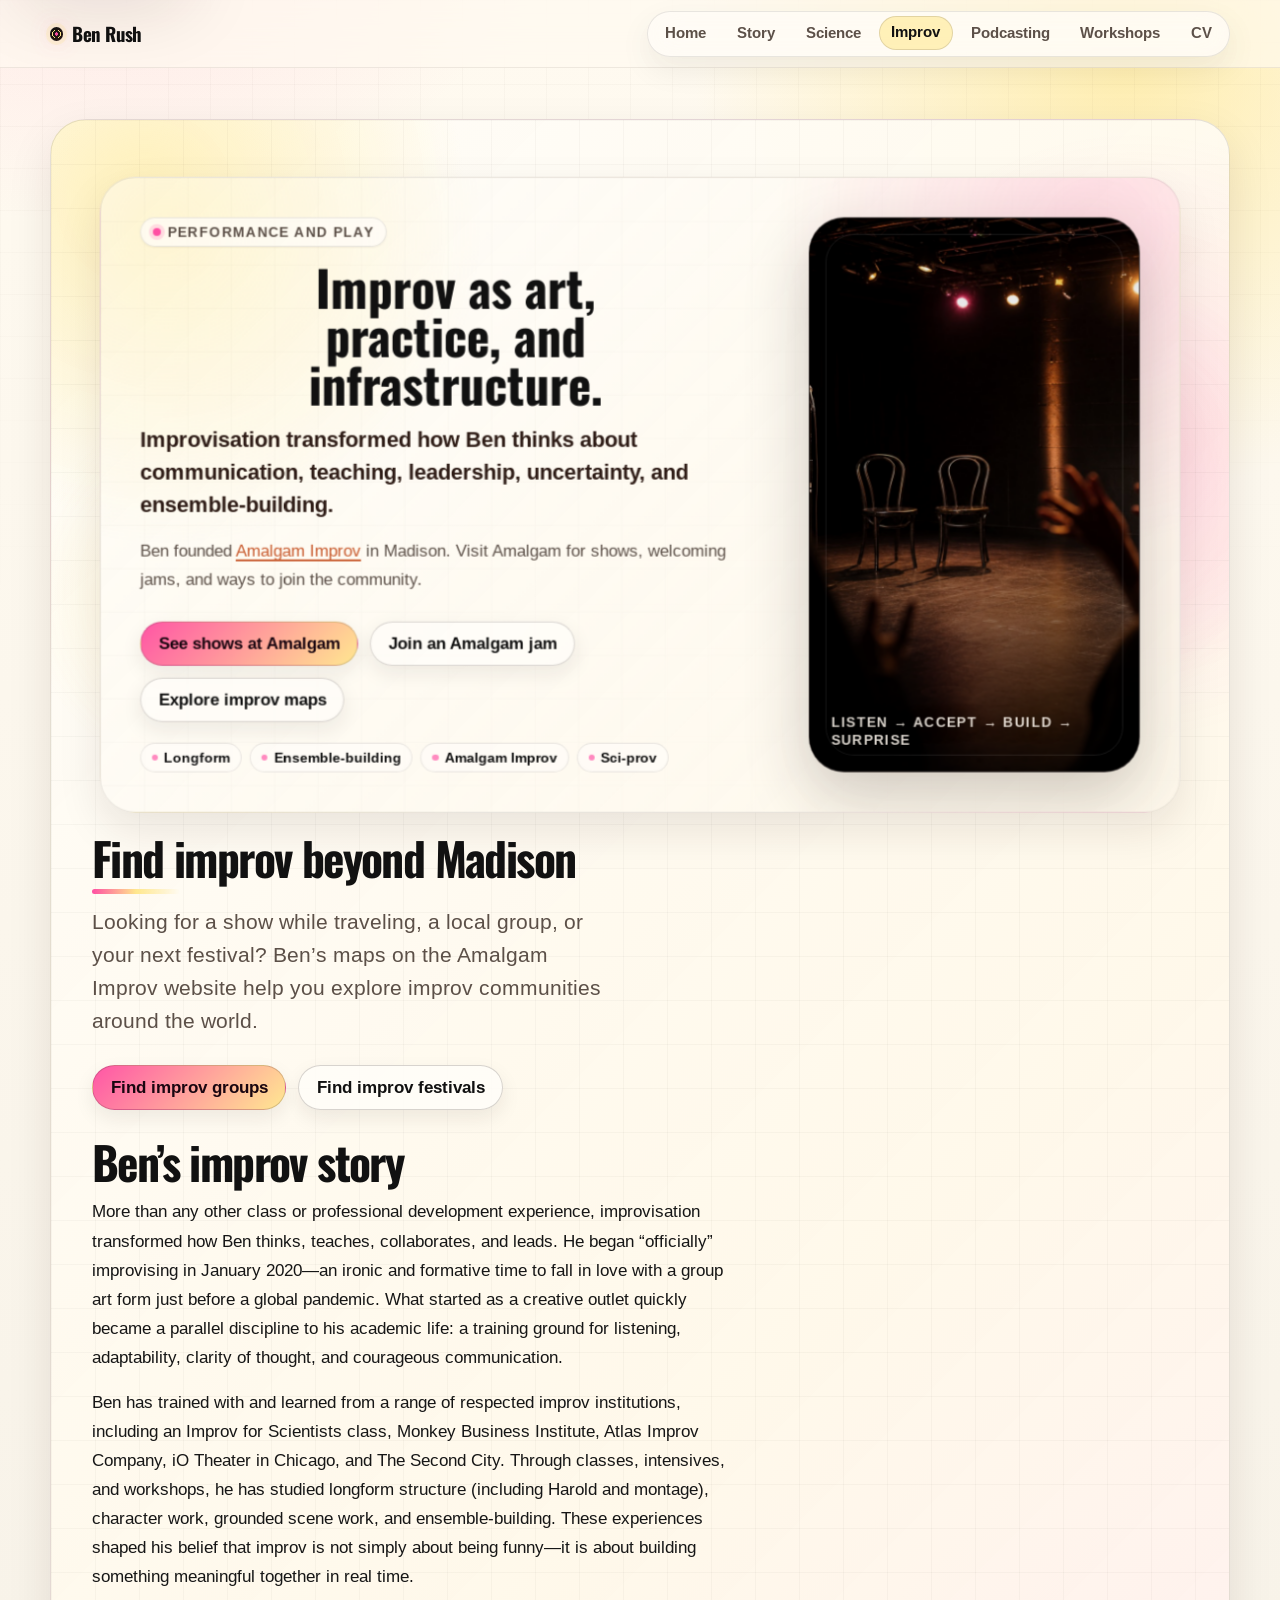
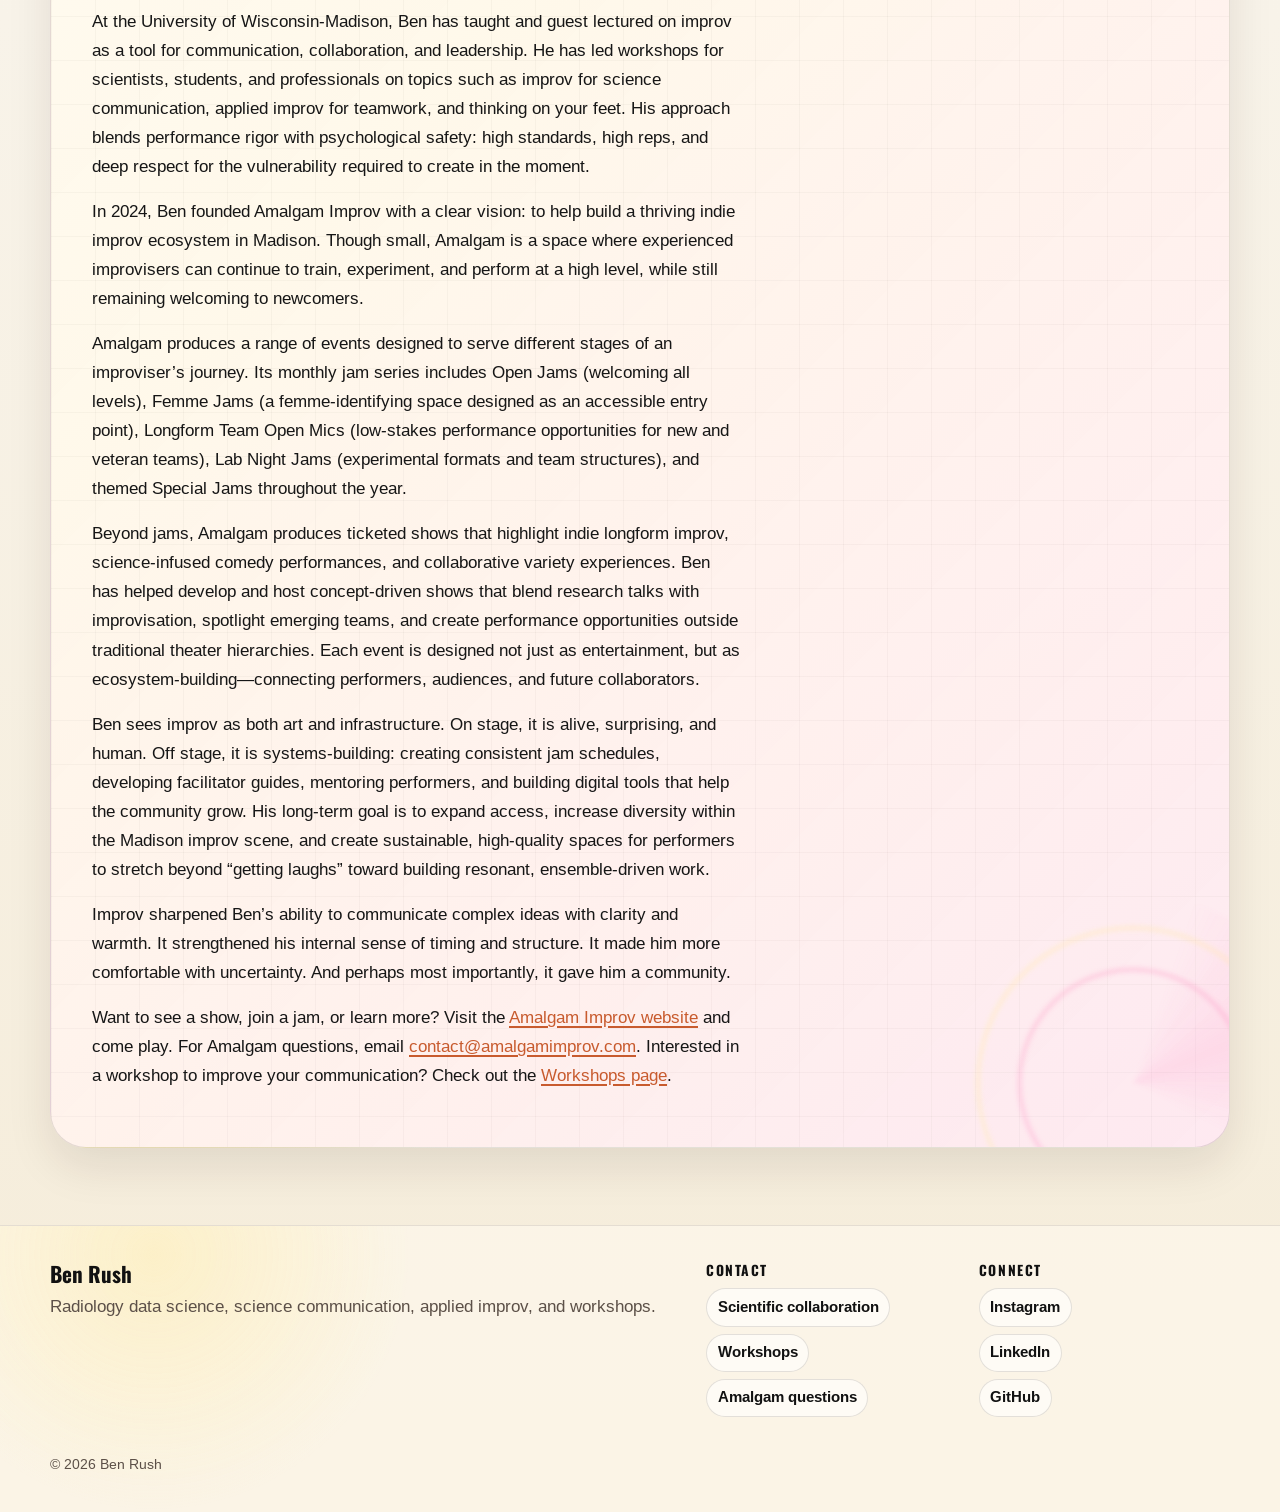
<file: pages/improv/index.html>
<!doctype html>
<html lang="en">
<head>
  <meta charset="utf-8" />
  <meta name="viewport" content="width=device-width, initial-scale=1" />
  <title>Ben Rush | Improv</title>
  <meta name="description" content="Performance background, current teams, and upcoming shows." />
  <link rel="stylesheet" href="/assets/css/site.css" />
  <link rel="stylesheet" href="/assets/css/modules.css" />
  <link rel="stylesheet" href="/assets/css/identity.css" />
  <link rel="stylesheet" href="/assets/css/page-heroes.css" />
  <link rel="stylesheet" href="/assets/css/hero-images.css" />
</head>
<body class="improv-page">
  <header>
    <div class="container site-header">
      <p class="site-title"><strong>Ben Rush</strong></p>
      <nav>
        <a href="/">Home</a>
        <a href="/pages/personal-story/">Story</a>
        <a href="/pages/science/">Science</a>
        <a href="/pages/improv/" aria-current="page">Improv</a>
        <a href="/pages/podcasting/">Podcasting</a>
        <a href="/pages/workshops/">Workshops</a>
        <a href="/pages/cv/">CV</a>
      </nav>
    </div>
  </header>
  <main>
    <div class="container"><section class="hero">
      <div class="page-hero-header page-hero-header--improv" aria-labelledby="improv-page-title">
        <div class="page-hero-copy">
          <p class="page-hero-kicker">Performance and play</p>
          <h1 class="page-hero-title" id="improv-page-title">Improv as art, practice, and infrastructure.</h1>
          <p class="page-hero-lede">Improvisation transformed how Ben thinks about communication, teaching, leadership, uncertainty, and ensemble-building.</p>
          <p class="page-hero-support">Ben founded <a href="https://www.amalgamimprov.com/">Amalgam Improv</a> in Madison. Visit Amalgam for shows, welcoming jams, and ways to join the community.</p>
          <div class="hero-actions" aria-label="Explore Amalgam Improv">
            <a class="button button-primary" href="https://www.amalgamimprov.com/show-dates">See shows at Amalgam</a>
            <a class="button button-secondary" href="https://www.amalgamimprov.com/workshops">Join an Amalgam jam</a>
            <a class="button button-secondary" href="#improv-maps">Explore improv maps</a>
          </div>
          <div class="page-hero-chips" aria-label="Improv themes">
            <span class="page-hero-chip">Longform</span>
            <span class="page-hero-chip">Ensemble-building</span>
            <span class="page-hero-chip">Amalgam Improv</span>
            <span class="page-hero-chip">Sci-prov</span>
          </div>
        </div>
        <figure class="page-hero-image-frame page-hero-image-frame--photo">
          <img src="/assets/img/improv-hero-photo.jpg" alt="Warm black-box theater stage with two chairs, a microphone, and a blurred audience." />
          <figcaption>Listen → accept → build → surprise</figcaption>
        </figure>
      </div>

      <div class="doc-content">
        <section class="module-section" id="improv-maps" aria-labelledby="improv-maps-title">
          <div class="module-section-header">
            <h2 class="module-section-title" id="improv-maps-title">Find improv beyond Madison</h2>
            <p class="module-section-lede">Looking for a show while traveling, a local group, or your next festival? Ben’s maps on the Amalgam Improv website help you explore improv communities around the world.</p>
          </div>
          <div class="hero-actions" aria-label="Improv maps on Amalgam">
            <a class="button button-primary" href="https://www.amalgamimprov.com/improv-group-map">Find improv groups</a>
            <a class="button button-secondary" href="https://www.amalgamimprov.com/improv-festival-map">Find improv festivals</a>
          </div>
        </section>
        <h2>Ben’s improv story</h2>
<p>More than any other class or professional development experience, improvisation transformed how Ben thinks, teaches, collaborates, and leads. He began “officially” improvising in January 2020—an ironic and formative time to fall in love with a group art form just before a global pandemic. What started as a creative outlet quickly became a parallel discipline to his academic life: a training ground for listening, adaptability, clarity of thought, and courageous communication.</p>
<p>Ben has trained with and learned from a range of respected improv institutions, including an Improv for Scientists class, Monkey Business Institute, Atlas Improv Company, iO Theater in Chicago, and The Second City. Through classes, intensives, and workshops, he has studied longform structure (including Harold and montage), character work, grounded scene work, and ensemble-building. These experiences shaped his belief that improv is not simply about being funny—it is about building something meaningful together in real time.</p>
<p>At the University of Wisconsin-Madison, Ben has taught and guest lectured on improv as a tool for communication, collaboration, and leadership. He has led workshops for scientists, students, and professionals on topics such as improv for science communication, applied improv for teamwork, and thinking on your feet. His approach blends performance rigor with psychological safety: high standards, high reps, and deep respect for the vulnerability required to create in the moment.</p>
<p>In 2024, Ben founded Amalgam Improv with a clear vision: to help build a thriving indie improv ecosystem in Madison. Though small, Amalgam is a space where experienced improvisers can continue to train, experiment, and perform at a high level, while still remaining welcoming to newcomers.</p>
<p>Amalgam produces a range of events designed to serve different stages of an improviser’s journey. Its monthly jam series includes Open Jams (welcoming all levels), Femme Jams (a femme-identifying space designed as an accessible entry point), Longform Team Open Mics (low-stakes performance opportunities for new and veteran teams), Lab Night Jams (experimental formats and team structures), and themed Special Jams throughout the year.</p>
<p>Beyond jams, Amalgam produces ticketed shows that highlight indie longform improv, science-infused comedy performances, and collaborative variety experiences. Ben has helped develop and host concept-driven shows that blend research talks with improvisation, spotlight emerging teams, and create performance opportunities outside traditional theater hierarchies. Each event is designed not just as entertainment, but as ecosystem-building—connecting performers, audiences, and future collaborators.</p>
<p>Ben sees improv as both art and infrastructure. On stage, it is alive, surprising, and human. Off stage, it is systems-building: creating consistent jam schedules, developing facilitator guides, mentoring performers, and building digital tools that help the community grow. His long-term goal is to expand access, increase diversity within the Madison improv scene, and create sustainable, high-quality spaces for performers to stretch beyond “getting laughs” toward building resonant, ensemble-driven work.</p>
<p>Improv sharpened Ben’s ability to communicate complex ideas with clarity and warmth. It strengthened his internal sense of timing and structure. It made him more comfortable with uncertainty. And perhaps most importantly, it gave him a community.</p>
<p>Want to see a show, join a jam, or learn more? Visit the <a href="https://amalgamimprov.com">Amalgam Improv website</a> and come play. For Amalgam questions, email <a href="mailto:contact@amalgamimprov.com">contact@amalgamimprov.com</a>. Interested in a workshop to improve your communication? Check out the <a href="/pages/workshops/">Workshops page</a>.</p>
</div></section></div>
  </main>
  <footer class="site-footer">
    <div class="container site-footer-inner">
      <div class="site-footer-brand">
        <p class="site-footer-name">Ben Rush</p>
        <p>Radiology data science, science communication, applied improv, and workshops.</p>
      </div>
      <div class="site-footer-grid" aria-label="Contact links">
        <div class="site-footer-group">
          <h2>Contact</h2>
          <a href="mailto:rush4@wisc.edu">Scientific collaboration</a>
          <a href="mailto:ben@deeperthandata.media">Workshops</a>
          <a href="mailto:contact@amalgamimprov.com">Amalgam questions</a>
        </div>
        <div class="site-footer-group">
          <h2>Connect</h2>
          <a href="https://www.instagram.com/benruschscience/" target="_blank" rel="noopener">Instagram</a>
          <a href="https://www.linkedin.com/in/benrushscience/" target="_blank" rel="noopener">LinkedIn</a>
          <a href="https://github.com/benrushscience" target="_blank" rel="noopener">GitHub</a>
        </div>
      </div>
      <p class="site-footer-copyright">&copy; <span id="year"></span> Ben Rush</p>
    </div>
  </footer>
  <script src="/assets/js/site.js?v=20261028-1"></script>
  <script>document.getElementById('year').textContent = new Date().getFullYear();</script>
</body>
</html>
</file>
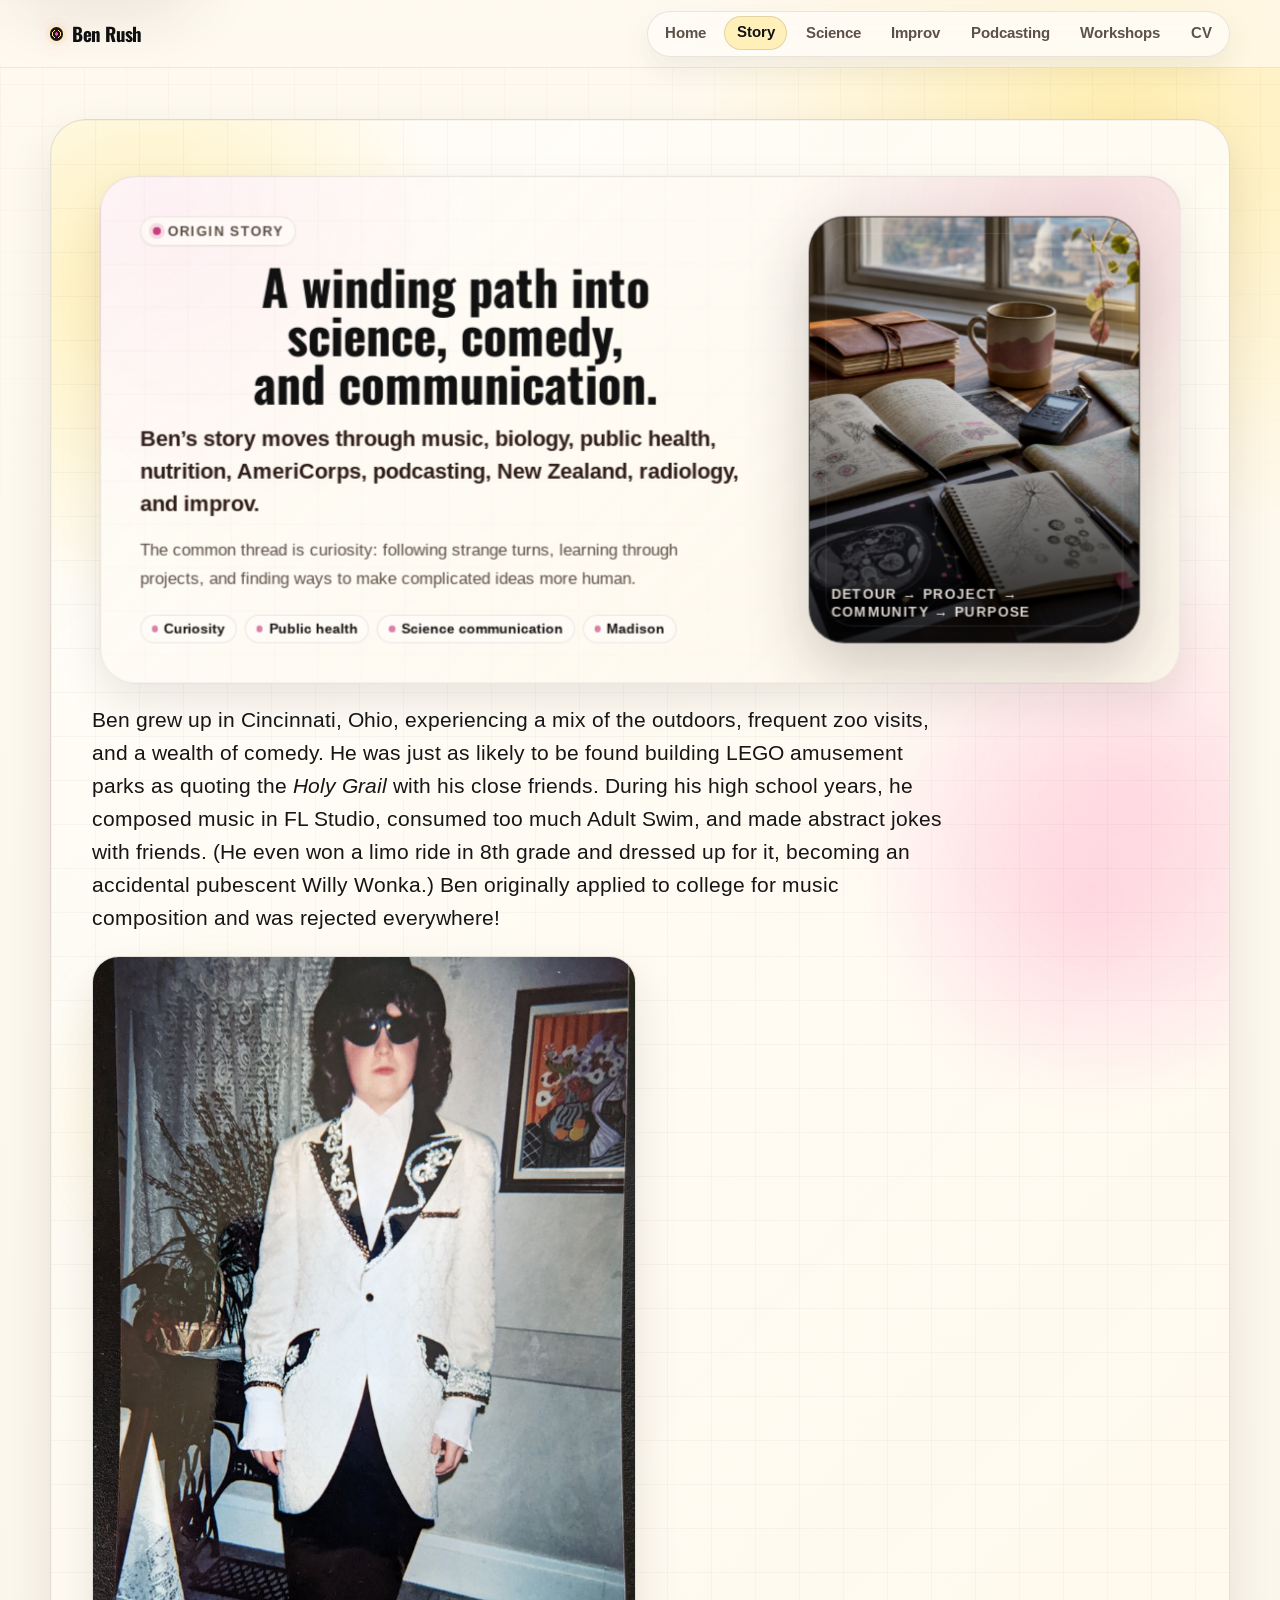
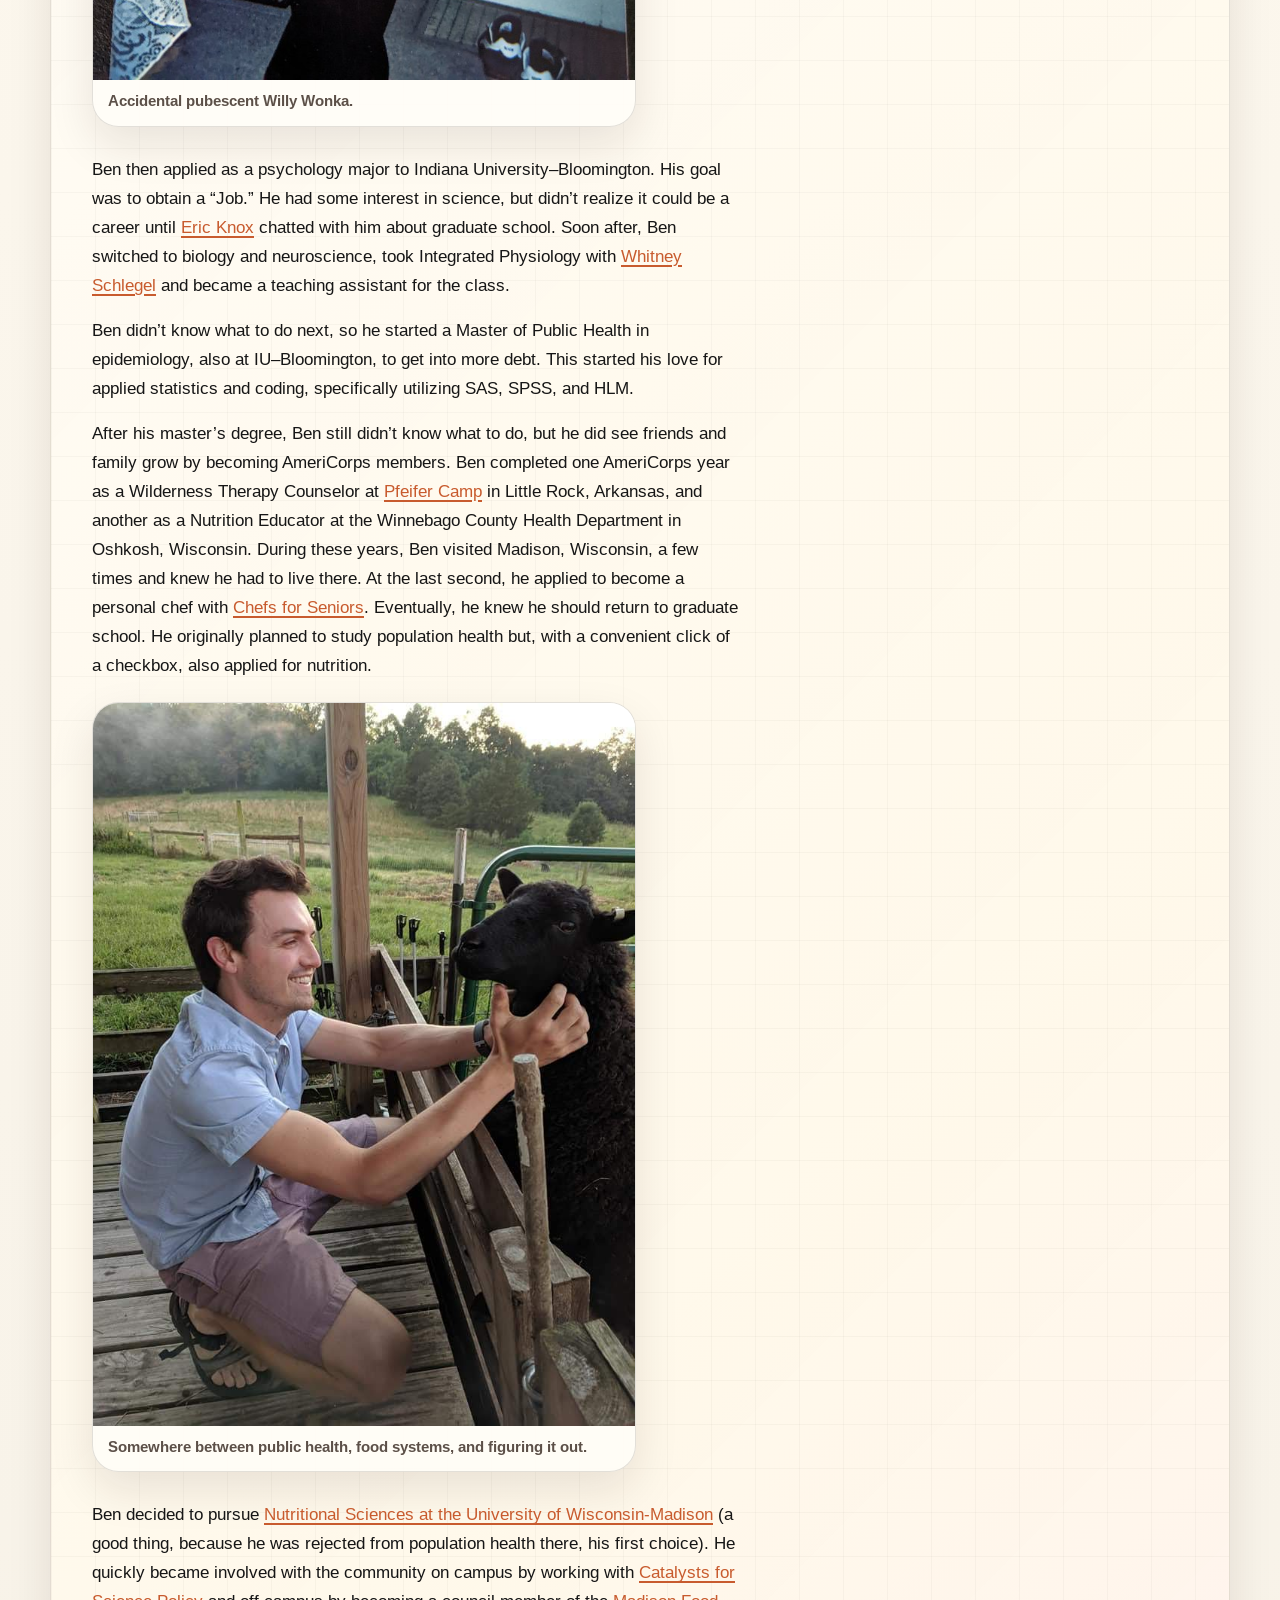
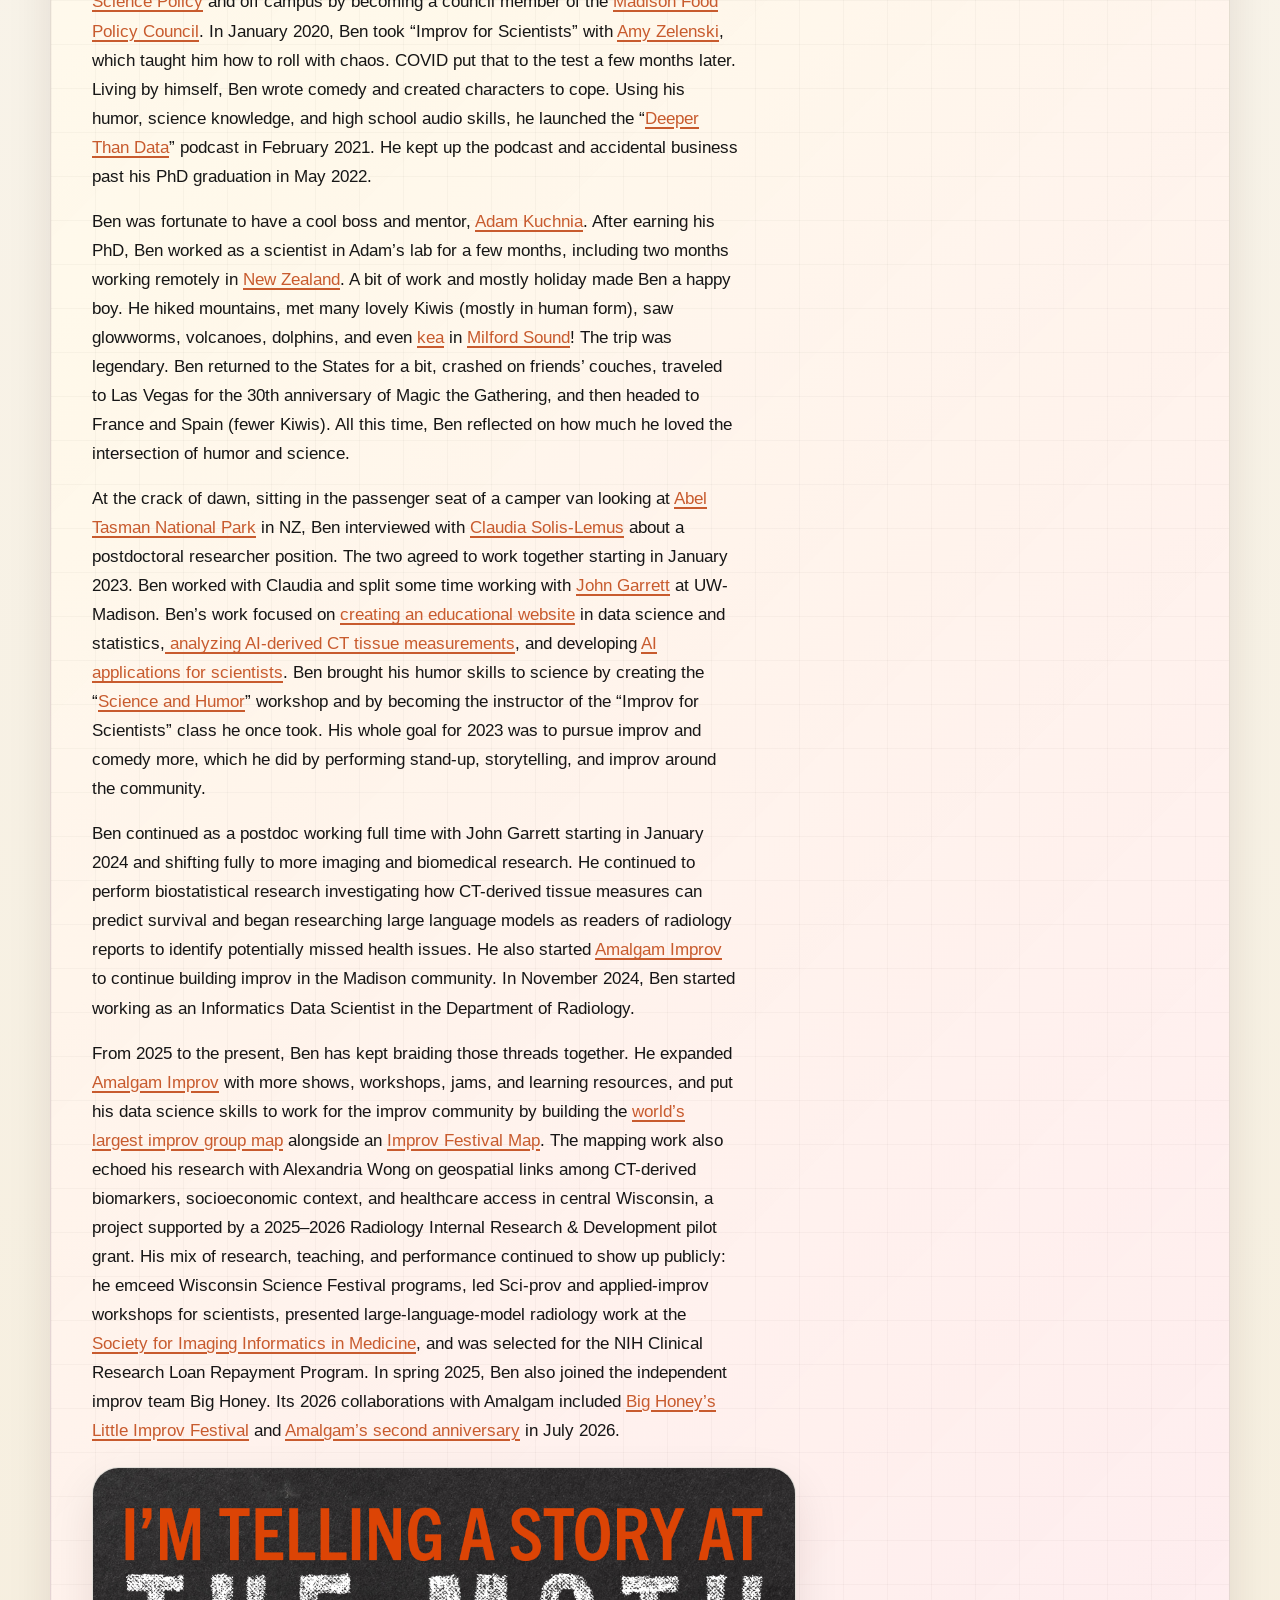
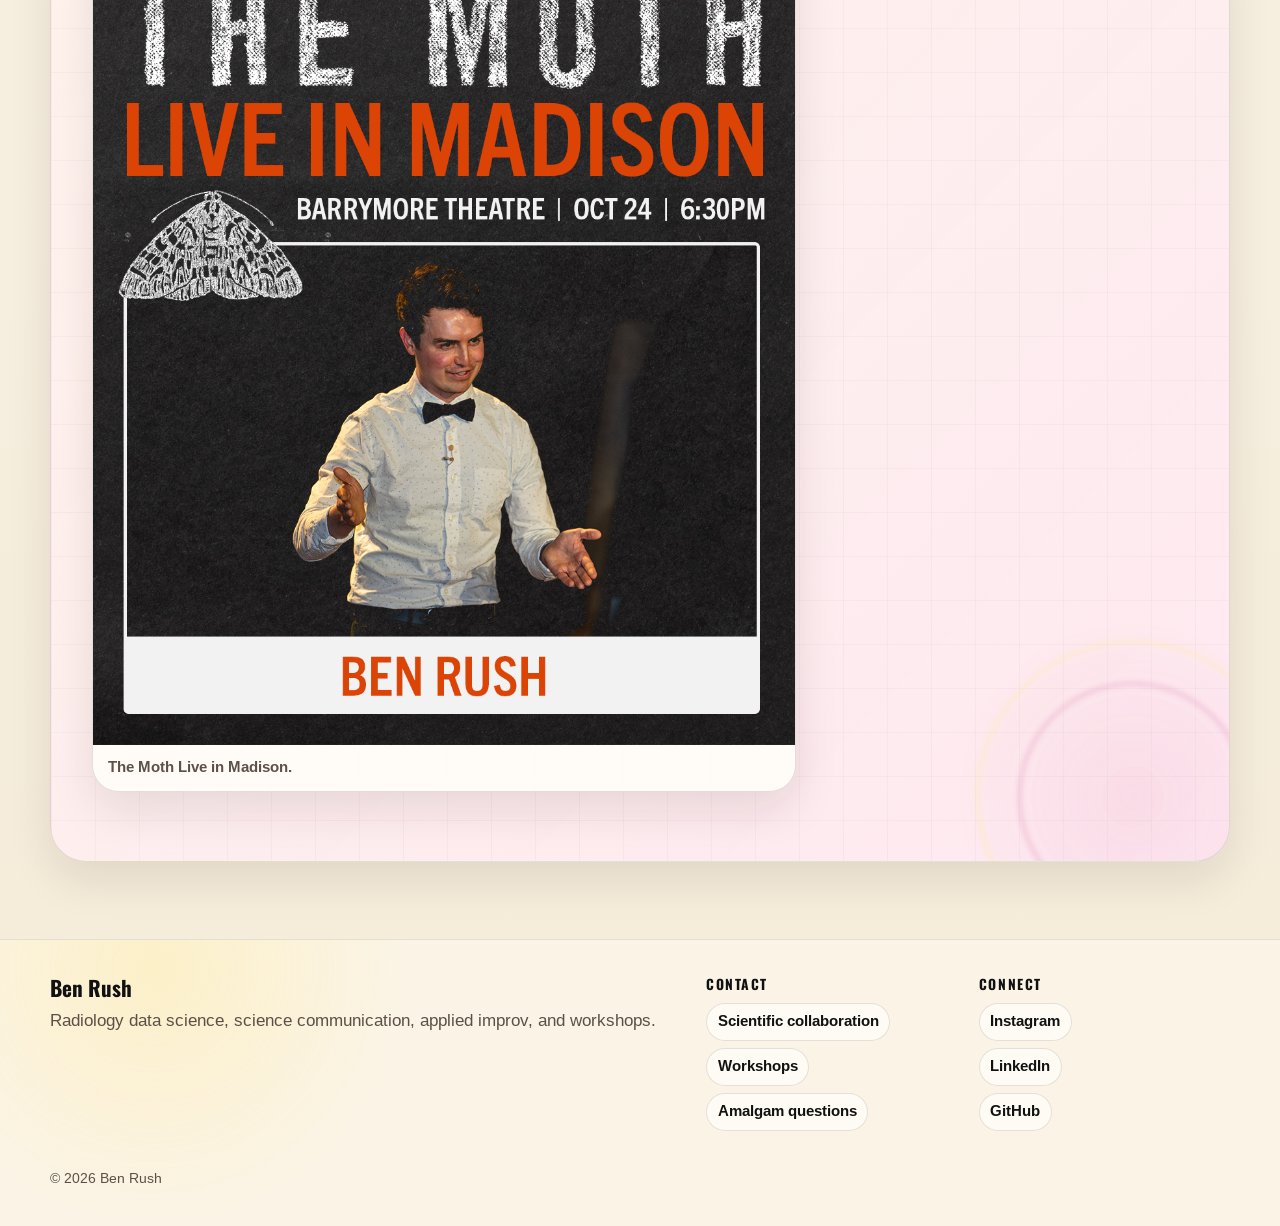
<file: pages/personal-story/index.html>
<!doctype html>
<html lang="en">
<head>
  <meta charset="utf-8" />
  <meta name="viewport" content="width=device-width, initial-scale=1" />
  <title>Ben Rush | Personal Story</title>
  <meta name="description" content="Ben Rush’s path through public health, radiology data science, improv, and science communication." />
  <link rel="stylesheet" href="/assets/css/site.css" />
  <link rel="stylesheet" href="/assets/css/identity.css" />
  <link rel="stylesheet" href="/assets/css/page-heroes.css" />
  <link rel="stylesheet" href="/assets/css/hero-images.css" />
</head>
<body class="story-page">
  <header>
    <div class="container site-header">
      <p class="site-title"><strong>Ben Rush</strong></p>
      <nav>
        <a href="/">Home</a>
        <a href="/pages/personal-story/" aria-current="page">Story</a>
        <a href="/pages/science/">Science</a>
        <a href="/pages/improv/">Improv</a>
        <a href="/pages/podcasting/">Podcasting</a>
        <a href="/pages/workshops/">Workshops</a>
        <a href="/pages/cv/">CV</a>
      </nav>
    </div>
  </header>
  <main>
    <div class="container"><section class="hero">
      <div class="page-hero-header page-hero-header--story" aria-labelledby="story-page-title">
        <div class="page-hero-copy">
          <p class="page-hero-kicker">Origin story</p>
          <h1 class="page-hero-title" id="story-page-title">A winding path into science, comedy, and communication.</h1>
          <p class="page-hero-lede">Ben’s story moves through music, biology, public health, nutrition, AmeriCorps, podcasting, New Zealand, radiology, and improv.</p>
          <p class="page-hero-support">The common thread is curiosity: following strange turns, learning through projects, and finding ways to make complicated ideas more human.</p>
          <div class="page-hero-chips" aria-label="Story themes">
            <span class="page-hero-chip">Curiosity</span>
            <span class="page-hero-chip">Public health</span>
            <span class="page-hero-chip">Science communication</span>
            <span class="page-hero-chip">Madison</span>
          </div>
        </div>
        <figure class="page-hero-image-frame page-hero-image-frame--photo">
          <img src="/assets/img/personal-story-hero-photo.jpg" alt="Warm desk still life with notebooks, travel materials, audio gear, and imaging research papers." />
          <figcaption>Detour → project → community → purpose</figcaption>
        </figure>
      </div>

      <div class="doc-content">
<p>Ben grew up in Cincinnati, Ohio, experiencing a mix of the outdoors, frequent zoo visits, and a wealth of comedy. He was just as likely to be found building LEGO amusement parks as quoting the <em>Holy Grail</em> with his close friends. During his high school years, he composed music in FL Studio, consumed too much Adult Swim, and made abstract jokes with friends. (He even won a limo ride in 8th grade and dressed up for it, becoming an accidental pubescent Willy Wonka.) Ben originally applied to college for music composition and was rejected everywhere!</p>
<figure class="story-photo story-photo--early">
  <img src="/assets/img/story-middle-school-willy-wonka.jpg" alt="Middle school Ben dressed in a white suit, sunglasses, and a dark wig for an 8th grade limo ride." />
  <figcaption>Accidental pubescent Willy Wonka.</figcaption>
</figure>
<p>Ben then applied as a psychology major to Indiana University–Bloomington. His goal was to obtain a “Job.” He had some interest in science, but didn’t realize it could be a career until <a href="https://biology.indiana.edu/about/faculty/knox-eric.html">Eric Knox</a> chatted with him about graduate school. Soon after, Ben switched to biology and neuroscience, took Integrated Physiology with <a href="https://biology.indiana.edu/about/faculty/schlegel-whitney.html">Whitney Schlegel</a> and became a teaching assistant for the class.</p>
<p>Ben didn’t know what to do next, so he started a Master of Public Health in epidemiology, also at IU–Bloomington, to get into more debt. This started his love for applied statistics and coding, specifically utilizing SAS, SPSS, and HLM.</p>
<p>After his master’s degree, Ben still didn’t know what to do, but he did see friends and family grow by becoming AmeriCorps members. Ben completed one AmeriCorps year as a Wilderness Therapy Counselor at <a href="https://www.pfeifercamp.com/">Pfeifer Camp</a> in Little Rock, Arkansas, and another as a Nutrition Educator at the Winnebago County Health Department in Oshkosh, Wisconsin. During these years, Ben visited Madison, Wisconsin, a few times and knew he had to live there. At the last second, he applied to become a personal chef with <a href="https://chefsforseniors.com/">Chefs for Seniors</a>. Eventually, he knew he should return to graduate school. He originally planned to study population health but, with a convenient click of a checkbox, also applied for nutrition.</p>
<figure class="story-photo">
  <img src="/assets/img/story-farm-food-systems.jpg" alt="Ben smiling while crouched beside a black sheep on a farm." />
  <figcaption>Somewhere between public health, food systems, and figuring it out.</figcaption>
</figure>
<p>Ben decided to pursue <a href="https://nutrisci.wisc.edu/">Nutritional Sciences at the University of Wisconsin-Madison</a> (a good thing, because he was rejected from population health there, his first choice). He quickly became involved with the community on campus by working with <a href="https://casp.wisc.edu/">Catalysts for Science Policy</a> and off campus by becoming a council member of the <a href="https://www.cityofmadison.com/mayor/programs/food/madison-food-policy-council">Madison Food Policy Council</a>. In January 2020, Ben took “Improv for Scientists” with <a href="https://www.medicine.wisc.edu/people-search/people/staff/732/Zelenski_Amy">Amy Zelenski</a>, which taught him how to roll with chaos. COVID put that to the test a few months later. Living by himself, Ben wrote comedy and created characters to cope. Using his humor, science knowledge, and high school audio skills, he launched the “<a href="https://deeperthandatawithbenrush.captivate.fm/">Deeper Than Data</a>” podcast in February 2021. He kept up the podcast and accidental business past his PhD graduation in May 2022.</p>
<p>Ben was fortunate to have a cool boss and mentor, <a href="https://nutrisci.wisc.edu/adam-kuchnia/">Adam Kuchnia</a>. After earning his PhD, Ben worked as a scientist in Adam’s lab for a few months, including two months working remotely in <a href="https://en.wikipedia.org/wiki/New_Zealand">New Zealand</a>. A bit of work and mostly holiday made Ben a happy boy. He hiked mountains, met many lovely Kiwis (mostly in human form), saw glowworms, volcanoes, dolphins, and even <a href="https://en.wikipedia.org/wiki/Kea">kea</a> in <a href="https://en.wikipedia.org/wiki/New_Zealand">Milford Sound</a>! The trip was legendary. Ben returned to the States for a bit, crashed on friends’ couches, traveled to Las Vegas for the 30th anniversary of Magic the Gathering, and then headed to France and Spain (fewer Kiwis). All this time, Ben reflected on how much he loved the intersection of humor and science.</p>
<p>At the crack of dawn, sitting in the passenger seat of a camper van looking at <a href="https://www.doc.govt.nz/parks-and-recreation/places-to-go/nelson-tasman/places/abel-tasman-national-park/?tab-id=50578">Abel Tasman National Park</a> in NZ, Ben interviewed with <a href="https://wid.wisc.edu/people/claudia-solis-lemus/">Claudia Solis-Lemus</a> about a postdoctoral researcher position. The two agreed to work together starting in January 2023. Ben worked with Claudia and split some time working with <a href="https://radiology.wisc.edu/profile/john-garrett-1250/">John Garrett</a> at UW-Madison. Ben’s work focused on <a href="https://benrushscience.github.io/learning-data-science/">creating an educational website</a> in data science and statistics,<a href="https://benrush.squarespace.com/research"> analyzing AI-derived CT tissue measurements</a>, and developing <a href="https://benrush.squarespace.com/presentations/scicomm-and-ai">AI applications for scientists</a>. Ben brought his humor skills to science by creating the “<a href="https://benrush.squarespace.com/presentations/humor-and-science">Science and Humor</a>” workshop and by becoming the instructor of the “Improv for Scientists” class he once took. His whole goal for 2023 was to pursue improv and comedy more, which he did by performing stand-up, storytelling, and improv around the community.</p>
<p>Ben continued as a postdoc working full time with John Garrett starting in January 2024 and shifting fully to more imaging and biomedical research. He continued to perform biostatistical research investigating how CT-derived tissue measures can predict survival and began researching large language models as readers of radiology reports to identify potentially missed health issues. He also started <a href="https://www.amalgamimprov.com/">Amalgam Improv</a> to continue building improv in the Madison community. In November 2024, Ben started working as an Informatics Data Scientist in the Department of Radiology.</p>
<p>From 2025 to the present, Ben has kept braiding those threads together. He expanded <a href="https://www.amalgamimprov.com/">Amalgam Improv</a> with more shows, workshops, jams, and learning resources, and put his data science skills to work for the improv community by building the <a href="https://www.amalgamimprov.com/improv-group-map">world’s largest improv group map</a> alongside an <a href="https://www.amalgamimprov.com/improv-festival-map">Improv Festival Map</a>. The mapping work also echoed his research with Alexandria Wong on geospatial links among CT-derived biomarkers, socioeconomic context, and healthcare access in central Wisconsin, a project supported by a 2025–2026 Radiology Internal Research &amp; Development pilot grant. His mix of research, teaching, and performance continued to show up publicly: he emceed Wisconsin Science Festival programs, led Sci-prov and applied-improv workshops for scientists, presented large-language-model radiology work at the <a href="https://siim.org/">Society for Imaging Informatics in Medicine</a>, and was selected for the NIH Clinical Research Loan Repayment Program. In spring 2025, Ben also joined the independent improv team Big Honey. Its 2026 collaborations with Amalgam included <a href="https://www.amalgamimprov.com/big-honey-events">Big Honey’s Little Improv Festival</a> and <a href="https://www.amalgamimprov.com/second-anniversary-show">Amalgam’s second anniversary</a> in July 2026.</p>
<figure class="story-photo story-photo--poster">
  <img src="/assets/img/story-moth-live-madison.png" alt="Poster for Ben Rush telling a story at The Moth Live in Madison at the Barrymore Theatre." />
  <figcaption>The Moth Live in Madison.</figcaption>
</figure>
</div></section></div>
  </main>
  <footer class="site-footer">
    <div class="container site-footer-inner">
      <div class="site-footer-brand">
        <p class="site-footer-name">Ben Rush</p>
        <p>Radiology data science, science communication, applied improv, and workshops.</p>
      </div>
      <div class="site-footer-grid" aria-label="Contact links">
        <div class="site-footer-group">
          <h2>Contact</h2>
          <a href="mailto:rush4@wisc.edu">Scientific collaboration</a>
          <a href="mailto:ben@deeperthandata.media">Workshops</a>
          <a href="mailto:contact@amalgamimprov.com">Amalgam questions</a>
        </div>
        <div class="site-footer-group">
          <h2>Connect</h2>
          <a href="https://www.instagram.com/benruschscience/" target="_blank" rel="noopener">Instagram</a>
          <a href="https://www.linkedin.com/in/benrushscience/" target="_blank" rel="noopener">LinkedIn</a>
          <a href="https://github.com/benrushscience" target="_blank" rel="noopener">GitHub</a>
        </div>
      </div>
      <p class="site-footer-copyright">&copy; <span id="year"></span> Ben Rush</p>
    </div>
  </footer>
  <script src="/assets/js/site.js?v=20261028-1"></script>
  <script>document.getElementById('year').textContent = new Date().getFullYear();</script>
</body>
</html>
</file>
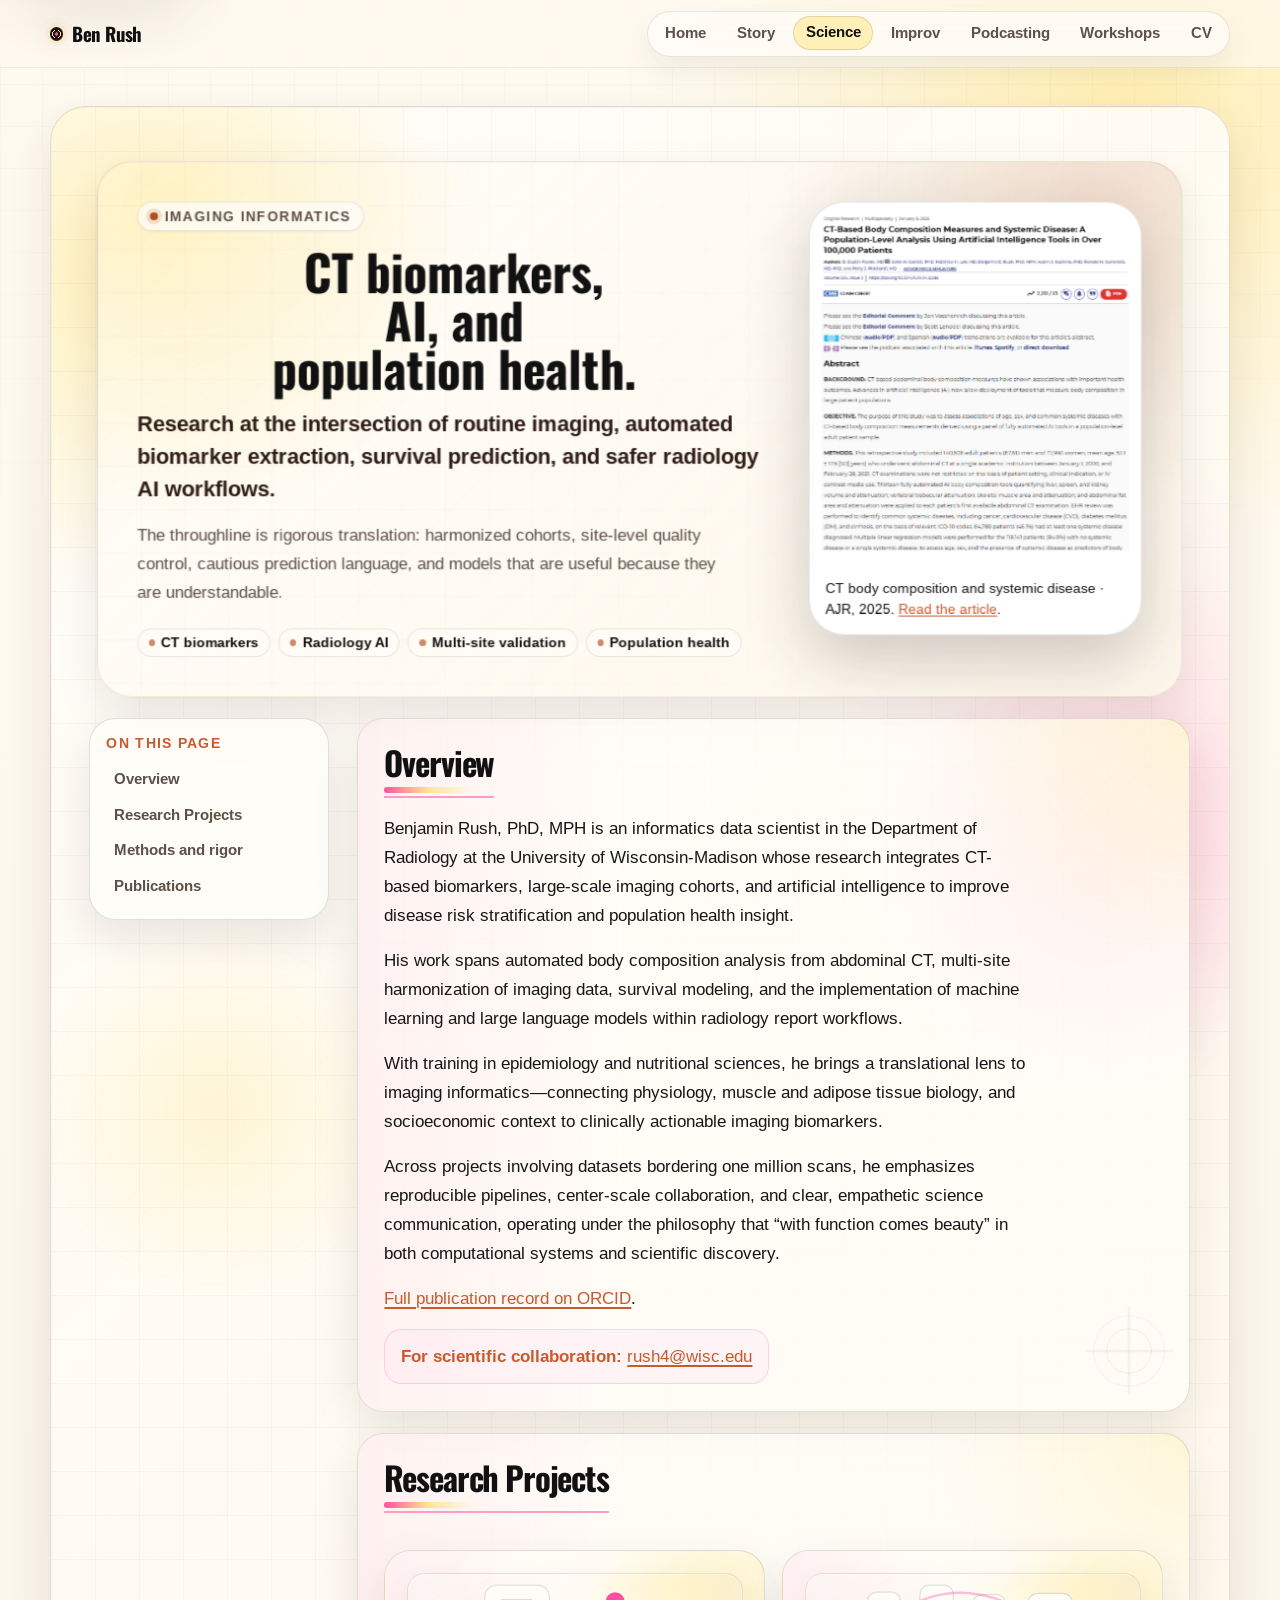
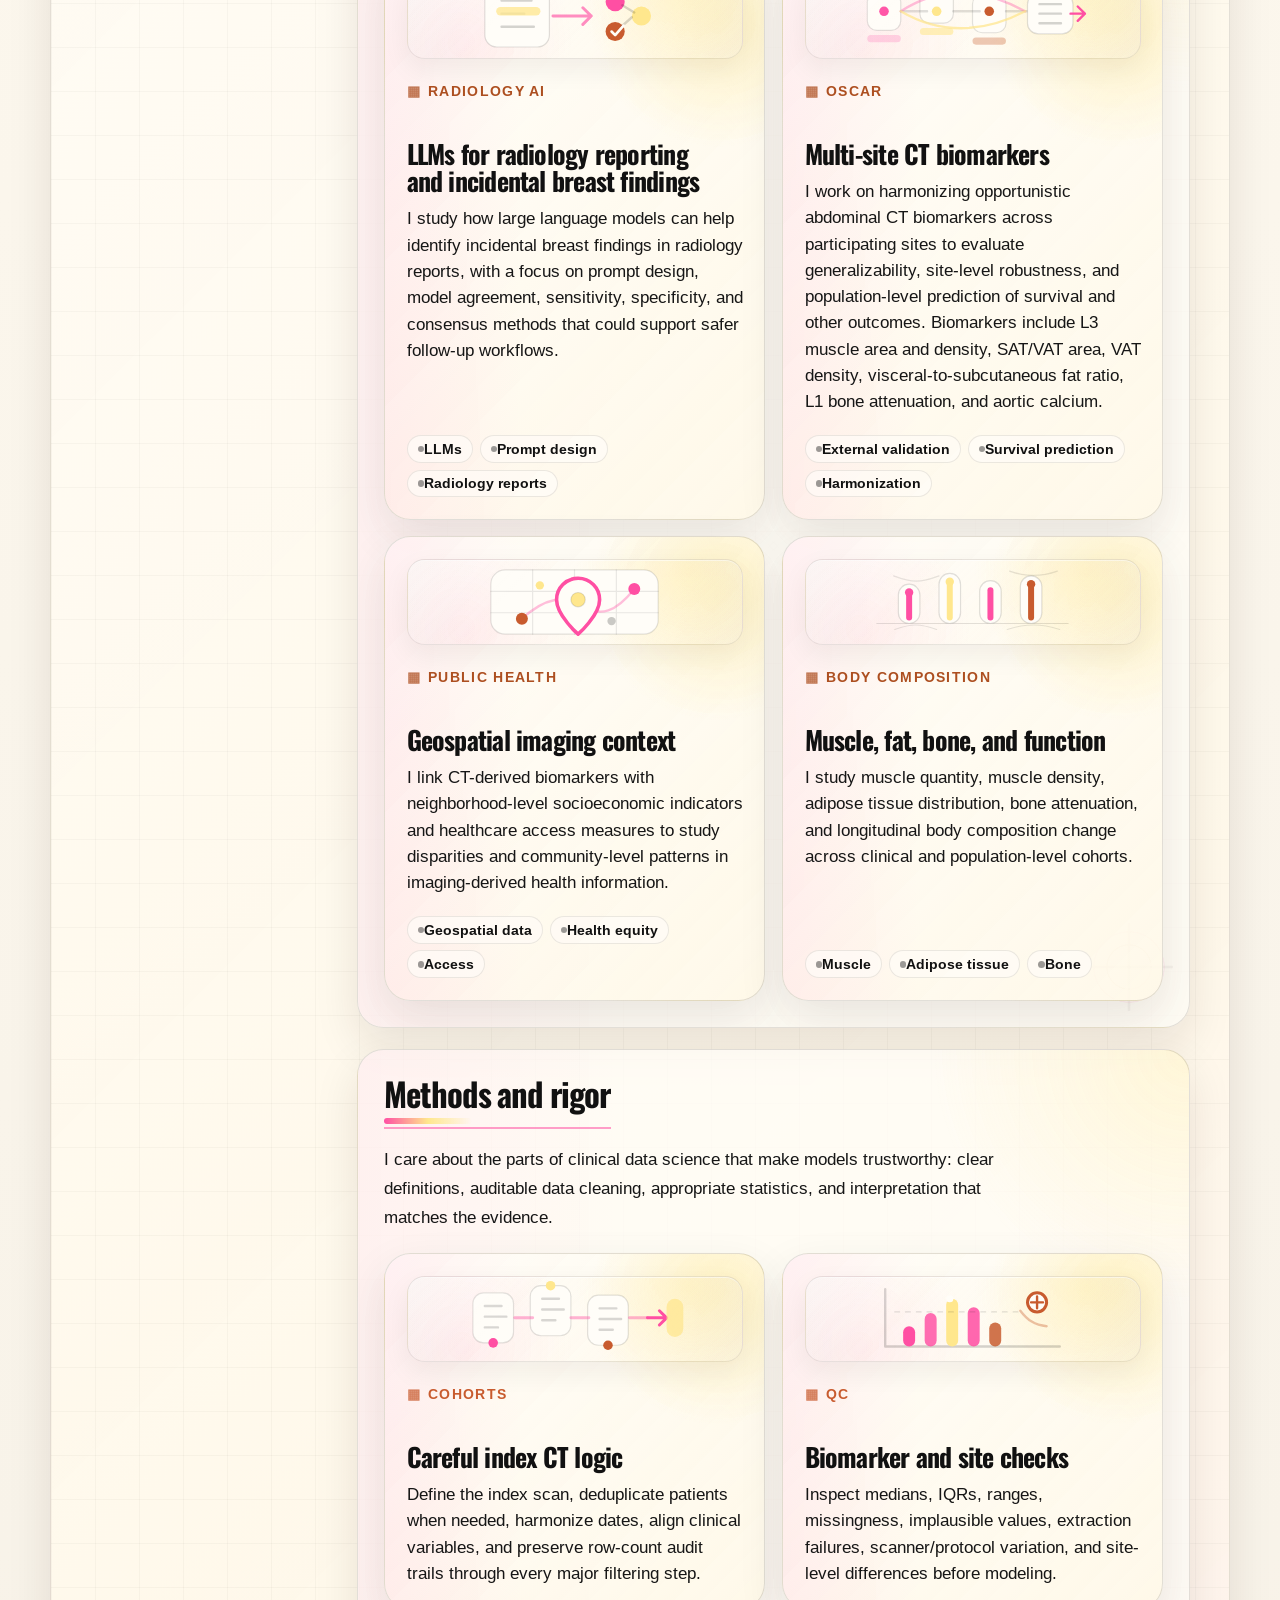
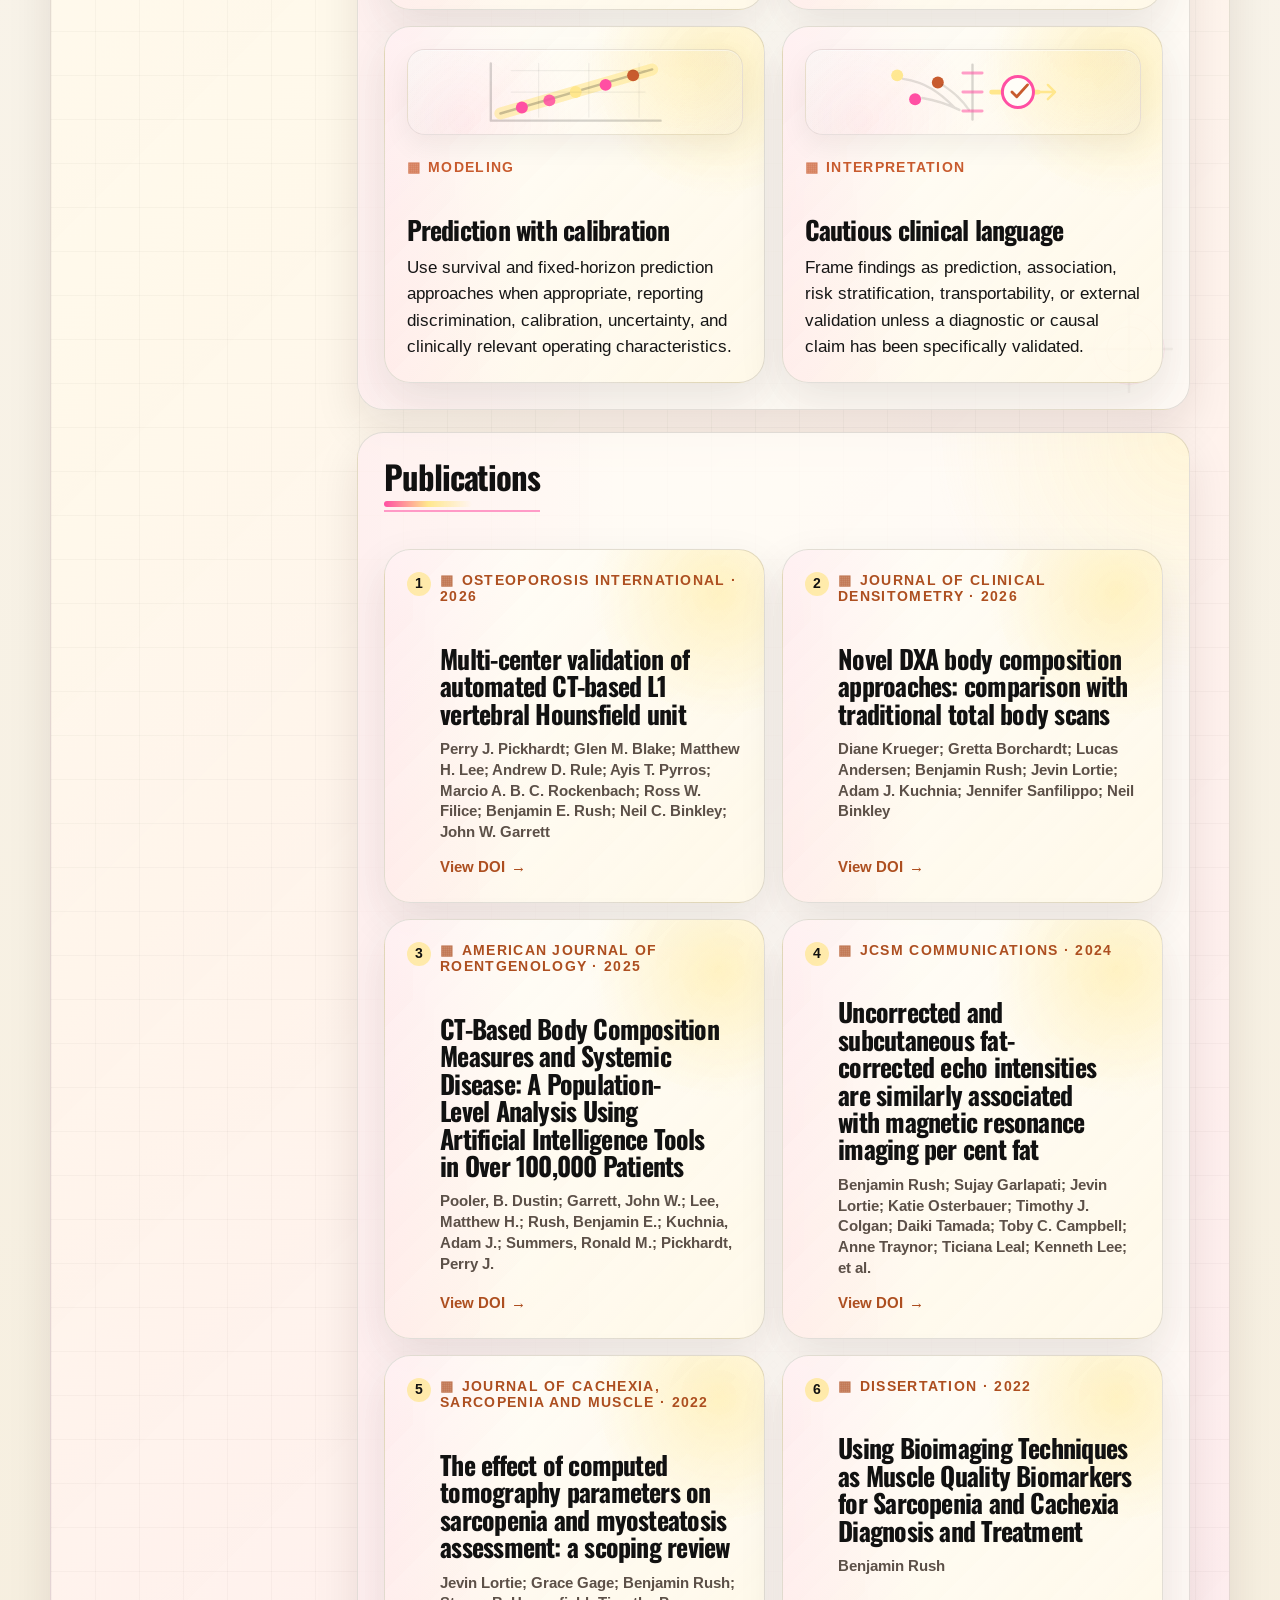
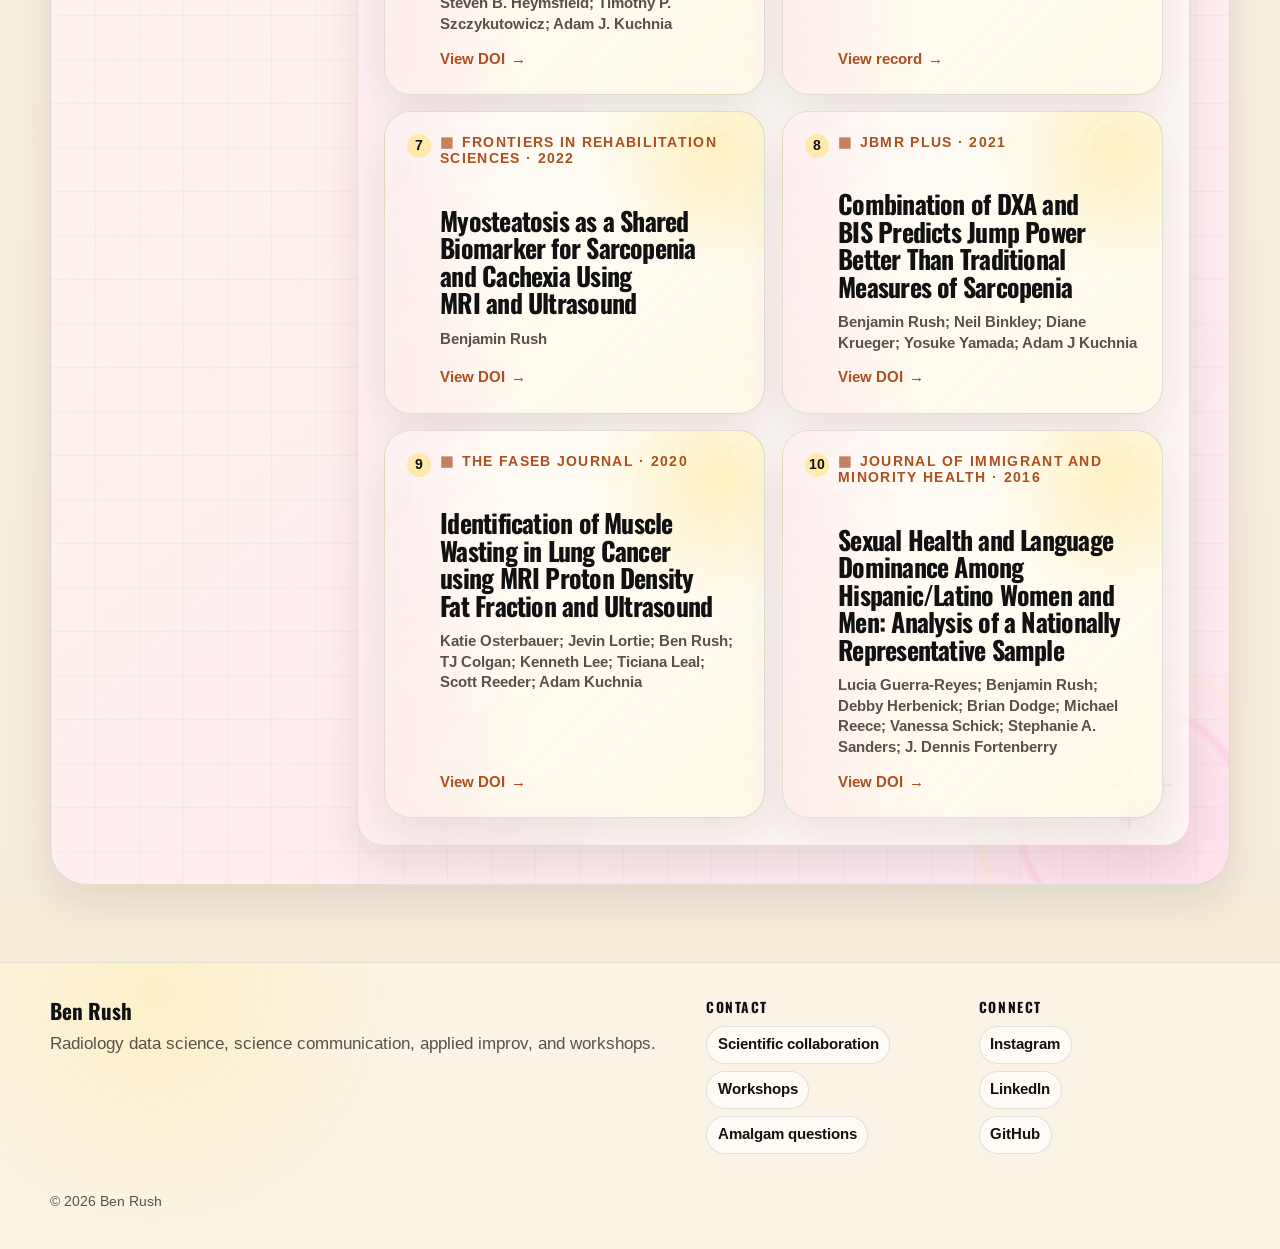
<file: pages/science/index.html>
<!doctype html>
<html lang="en">
<head>
  <meta charset="utf-8" />
  <meta name="viewport" content="width=device-width, initial-scale=1" />
  <title>Ben Rush | Science</title>
  <meta name="description" content="Research themes, publications, and scientific projects." />
  <link rel="stylesheet" href="/assets/css/site.css" />
  <link rel="stylesheet" href="/assets/css/modules.css" />
  <link rel="stylesheet" href="/assets/css/science.css?v=20261028-3" />
  <link rel="stylesheet" href="/assets/css/identity.css" />
  <link rel="stylesheet" href="/assets/css/page-heroes.css" />
  <link rel="stylesheet" href="/assets/css/hero-images.css" />
  <link rel="stylesheet" href="/assets/css/mini-viz.css" />
</head>
<body class="science-page">
  <header>
    <div class="container site-header">
      <p class="site-title"><strong>Ben Rush</strong></p>
      <nav>
        <a href="/">Home</a>
        <a href="/pages/personal-story/">Story</a>
        <a href="/pages/science/" aria-current="page">Science</a>
        <a href="/pages/improv/">Improv</a>
        <a href="/pages/podcasting/">Podcasting</a>
        <a href="/pages/workshops/">Workshops</a>
        <a href="/pages/cv/">CV</a>
      </nav>
    </div>
  </header>
  <main>
    <div class="container">
      <section class="hero science-hero">
        <div class="page-hero-header page-hero-header--science" aria-labelledby="science-page-title">
          <div class="page-hero-copy">
            <p class="page-hero-kicker">Imaging informatics</p>
            <h1 class="page-hero-title" id="science-page-title">CT biomarkers, AI, and population health.</h1>
            <p class="page-hero-lede">Research at the intersection of routine imaging, automated biomarker extraction, survival prediction, and safer radiology AI workflows.</p>
            <p class="page-hero-support">The throughline is rigorous translation: harmonized cohorts, site-level quality control, cautious prediction language, and models that are useful because they are understandable.</p>
            <div class="page-hero-chips" aria-label="Science page themes">
              <span class="page-hero-chip">CT biomarkers</span>
              <span class="page-hero-chip">Radiology AI</span>
              <span class="page-hero-chip">Multi-site validation</span>
              <span class="page-hero-chip">Population health</span>
            </div>
          </div>
          <figure class="page-hero-image-frame page-hero-image-frame--article">
            <a href="/assets/img/ajr-body-composition-article-2025.png" aria-label="View the full-size AJR article screenshot">
              <img src="/assets/img/ajr-body-composition-article-2025.png" width="747" height="817" alt="AJR article: CT-Based Body Composition Measures and Systemic Disease: A Population-Level Analysis Using Artificial Intelligence Tools in Over 100,000 Patients." />
            </a>
            <figcaption>CT body composition and systemic disease · AJR, 2025. <a href="https://doi.org/10.2214/AJR.24.32216">Read the article</a>.</figcaption>
          </figure>
        </div>

        <div class="science-layout">
          <aside class="science-toc" aria-label="Science section navigation">
            <p class="science-toc-title">On this page</p>
            <nav class="science-mini-toc">
              <ul>
                <li><a href="#overview">Overview</a></li>
                <li><a href="#research-projects">Research Projects</a></li>
                <li><a href="#methods-and-rigor">Methods and rigor</a></li>
                <li><a href="#publications">Publications</a></li>
              </ul>
            </nav>
          </aside>

          <div class="doc-content science-content">
            <section class="science-section" id="overview" aria-labelledby="overview-title">
              <h2 class="science-section-title" id="overview-title">Overview</h2>
              <p>Benjamin Rush, PhD, MPH is an informatics data scientist in the Department of Radiology at the University of Wisconsin-Madison whose research integrates CT-based biomarkers, large-scale imaging cohorts, and artificial intelligence to improve disease risk stratification and population health insight.</p>
              <p>His work spans automated body composition analysis from abdominal CT, multi-site harmonization of imaging data, survival modeling, and the implementation of machine learning and large language models within radiology report workflows.</p>
              <p>With training in epidemiology and nutritional sciences, he brings a translational lens to imaging informatics—connecting physiology, muscle and adipose tissue biology, and socioeconomic context to clinically actionable imaging biomarkers.</p>
              <p>Across projects involving datasets bordering one million scans, he emphasizes reproducible pipelines, center-scale collaboration, and clear, empathetic science communication, operating under the philosophy that “with function comes beauty” in both computational systems and scientific discovery.</p>
              <p><a href="https://orcid.org/0000-0002-9530-1927">Full publication record on ORCID</a>.</p>
              <p class="inline-contact-callout"><strong>For scientific collaboration:</strong> <a href="mailto:rush4@wisc.edu">rush4@wisc.edu</a></p>
            </section>

            <section class="science-section" id="research-projects" aria-labelledby="research-projects-title">
              <h2 class="science-section-title" id="research-projects-title">Research Projects</h2>
              <div class="module-grid" aria-label="Research project cards">
                <article class="module-card project-card">
                  <div class="mini-viz mini-viz-nlp mini-viz-compact" aria-hidden="true"><span></span><span></span><span></span></div>
                  <p class="module-kicker">Radiology AI</p>
                  <h3 class="module-title">LLMs for radiology reporting and incidental breast findings</h3>
                  <p class="module-description">I study how large language models can help identify incidental breast findings in radiology reports, with a focus on prompt design, model agreement, sensitivity, specificity, and consensus methods that could support safer follow-up workflows.</p>
                  <div class="module-tags" aria-label="Project topics">
                    <span class="module-tag">LLMs</span>
                    <span class="module-tag">Prompt design</span>
                    <span class="module-tag">Radiology reports</span>
                  </div>
                </article>

                <article class="module-card project-card">
                  <div class="mini-viz mini-viz-harmonization mini-viz-compact" aria-hidden="true"><span></span><span></span><span></span><span></span></div>
                  <p class="module-kicker">OSCAR</p>
                  <h3 class="module-title">Multi-site CT biomarkers</h3>
                  <p class="module-description">I work on harmonizing opportunistic abdominal CT biomarkers across participating sites to evaluate generalizability, site-level robustness, and population-level prediction of survival and other outcomes. Biomarkers include L3 muscle area and density, SAT/VAT area, VAT density, visceral-to-subcutaneous fat ratio, L1 bone attenuation, and aortic calcium.</p>
                  <div class="module-tags" aria-label="Project topics">
                    <span class="module-tag">External validation</span>
                    <span class="module-tag">Survival prediction</span>
                    <span class="module-tag">Harmonization</span>
                  </div>
                </article>

                <article class="module-card project-card">
                  <div class="mini-viz mini-viz-map mini-viz-compact" aria-hidden="true"><span></span><span></span><span></span></div>
                  <p class="module-kicker">Public health</p>
                  <h3 class="module-title">Geospatial imaging context</h3>
                  <p class="module-description">I link CT-derived biomarkers with neighborhood-level socioeconomic indicators and healthcare access measures to study disparities and community-level patterns in imaging-derived health information.</p>
                  <div class="module-tags" aria-label="Project topics">
                    <span class="module-tag">Geospatial data</span>
                    <span class="module-tag">Health equity</span>
                    <span class="module-tag">Access</span>
                  </div>
                </article>

                <article class="module-card project-card">
                  <div class="mini-viz mini-viz-ct mini-viz-compact" aria-hidden="true"><span></span><span></span></div>
                  <p class="module-kicker">Body composition</p>
                  <h3 class="module-title">Muscle, fat, bone, and function</h3>
                  <p class="module-description">I study muscle quantity, muscle density, adipose tissue distribution, bone attenuation, and longitudinal body composition change across clinical and population-level cohorts.</p>
                  <div class="module-tags" aria-label="Project topics">
                    <span class="module-tag">Muscle</span>
                    <span class="module-tag">Adipose tissue</span>
                    <span class="module-tag">Bone</span>
                  </div>
                </article>
              </div>
            </section>

            <section class="science-section" id="methods-and-rigor" aria-labelledby="methods-and-rigor-title">
              <h2 class="science-section-title" id="methods-and-rigor-title">Methods and rigor</h2>
              <p>I care about the parts of clinical data science that make models trustworthy: clear definitions, auditable data cleaning, appropriate statistics, and interpretation that matches the evidence.</p>
              <div class="module-grid" aria-label="Methods and rigor cards">
                <article class="module-card method-card">
                  <div class="mini-viz mini-viz-cohort mini-viz-compact" aria-hidden="true"><span></span><span></span><span></span></div>
                  <p class="module-kicker">Cohorts</p>
                  <h3 class="module-title">Careful index CT logic</h3>
                  <p class="module-description">Define the index scan, deduplicate patients when needed, harmonize dates, align clinical variables, and preserve row-count audit trails through every major filtering step.</p>
                </article>

                <article class="module-card method-card">
                  <div class="mini-viz mini-viz-qc mini-viz-compact" aria-hidden="true"><span></span><span></span><span></span><span></span></div>
                  <p class="module-kicker">QC</p>
                  <h3 class="module-title">Biomarker and site checks</h3>
                  <p class="module-description">Inspect medians, IQRs, ranges, missingness, implausible values, extraction failures, scanner/protocol variation, and site-level differences before modeling.</p>
                </article>

                <article class="module-card method-card">
                  <div class="mini-viz mini-viz-calibration mini-viz-compact" aria-hidden="true"><span></span><span></span><span></span><span></span></div>
                  <p class="module-kicker">Modeling</p>
                  <h3 class="module-title">Prediction with calibration</h3>
                  <p class="module-description">Use survival and fixed-horizon prediction approaches when appropriate, reporting discrimination, calibration, uncertainty, and clinically relevant operating characteristics.</p>
                </article>

                <article class="module-card method-card">
                  <div class="mini-viz mini-viz-claim mini-viz-compact" aria-hidden="true"><span></span><span></span><span></span></div>
                  <p class="module-kicker">Interpretation</p>
                  <h3 class="module-title">Cautious clinical language</h3>
                  <p class="module-description">Frame findings as prediction, association, risk stratification, transportability, or external validation unless a diagnostic or causal claim has been specifically validated.</p>
                </article>
              </div>
            </section>

            <section class="science-section" id="publications" aria-labelledby="publications-title">
              <h2 class="science-section-title" id="publications-title">Publications</h2>
              <div class="module-grid module-grid--two publication-grid" aria-label="Publication cards">
                <article class="module-card publication-card">
                  <p class="module-kicker">Osteoporosis International · 2026</p>
                  <h3 class="module-title">Multi-center validation of automated CT-based L1 vertebral Hounsfield unit</h3>
                  <p class="module-meta">Perry J. Pickhardt; Glen M. Blake; Matthew H. Lee; Andrew D. Rule; Ayis T. Pyrros; Marcio A. B. C. Rockenbach; Ross W. Filice; Benjamin E. Rush; Neil C. Binkley; John W. Garrett</p>
                  <a class="module-link" href="https://doi.org/10.1007/s00198-026-08212-1">View DOI</a>
                </article>

                <article class="module-card publication-card">
                  <p class="module-kicker">Journal of Clinical Densitometry · 2026</p>
                  <h3 class="module-title">Novel DXA body composition approaches: comparison with traditional total body scans</h3>
                  <p class="module-meta">Diane Krueger; Gretta Borchardt; Lucas Andersen; Benjamin Rush; Jevin Lortie; Adam J. Kuchnia; Jennifer Sanfilippo; Neil Binkley</p>
                  <a class="module-link" href="https://doi.org/10.1016/j.jocd.2026.101668">View DOI</a>
                </article>

                <article class="module-card publication-card">
                  <p class="module-kicker">American Journal of Roentgenology · 2025</p>
                  <h3 class="module-title">CT-Based Body Composition Measures and Systemic Disease: A Population-Level Analysis Using Artificial Intelligence Tools in Over 100,000 Patients</h3>
                  <p class="module-meta">Pooler, B. Dustin; Garrett, John W.; Lee, Matthew H.; Rush, Benjamin E.; Kuchnia, Adam J.; Summers, Ronald M.; Pickhardt, Perry J.</p>
                  <a class="module-link" href="https://doi.org/10.2214/AJR.24.32216">View DOI</a>
                </article>

                <article class="module-card publication-card">
                  <p class="module-kicker">JCSM Communications · 2024</p>
                  <h3 class="module-title">Uncorrected and subcutaneous fat-corrected echo intensities are similarly associated with magnetic resonance imaging per cent fat</h3>
                  <p class="module-meta">Benjamin Rush; Sujay Garlapati; Jevin Lortie; Katie Osterbauer; Timothy J. Colgan; Daiki Tamada; Toby C. Campbell; Anne Traynor; Ticiana Leal; Kenneth Lee; et al.</p>
                  <a class="module-link" href="https://doi.org/10.1002/rco2.92">View DOI</a>
                </article>

                <article class="module-card publication-card">
                  <p class="module-kicker">Journal of Cachexia, Sarcopenia and Muscle · 2022</p>
                  <h3 class="module-title">The effect of computed tomography parameters on sarcopenia and myosteatosis assessment: a scoping review</h3>
                  <p class="module-meta">Jevin Lortie; Grace Gage; Benjamin Rush; Steven B. Heymsfield; Timothy P. Szczykutowicz; Adam J. Kuchnia</p>
                  <a class="module-link" href="https://doi.org/10.1002/jcsm.13068">View DOI</a>
                </article>

                <article class="module-card publication-card">
                  <p class="module-kicker">Dissertation · 2022</p>
                  <h3 class="module-title">Using Bioimaging Techniques as Muscle Quality Biomarkers for Sarcopenia and Cachexia Diagnosis and Treatment</h3>
                  <p class="module-meta">Benjamin Rush</p>
                  <a class="module-link" href="https://www.proquest.com/docview/2679739967/abstract/BED28F99191747D7PQ/1?accountid=465&sourcetype=Dissertations%20&%20Theses">View record</a>
                </article>

                <article class="module-card publication-card">
                  <p class="module-kicker">Frontiers in Rehabilitation Sciences · 2022</p>
                  <h3 class="module-title">Myosteatosis as a Shared Biomarker for Sarcopenia and Cachexia Using MRI and Ultrasound</h3>
                  <p class="module-meta">Benjamin Rush</p>
                  <a class="module-link" href="https://doi.org/10.3389/fresc.2022.896114">View DOI</a>
                </article>

                <article class="module-card publication-card">
                  <p class="module-kicker">JBMR Plus · 2021</p>
                  <h3 class="module-title">Combination of DXA and BIS Predicts Jump Power Better Than Traditional Measures of Sarcopenia</h3>
                  <p class="module-meta">Benjamin Rush; Neil Binkley; Diane Krueger; Yosuke Yamada; Adam J Kuchnia</p>
                  <a class="module-link" href="https://doi.org/10.1002/jbm4.10527">View DOI</a>
                </article>

                <article class="module-card publication-card">
                  <p class="module-kicker">The FASEB Journal · 2020</p>
                  <h3 class="module-title">Identification of Muscle Wasting in Lung Cancer using MRI Proton Density Fat Fraction and Ultrasound</h3>
                  <p class="module-meta">Katie Osterbauer; Jevin Lortie; Ben Rush; TJ Colgan; Kenneth Lee; Ticiana Leal; Scott Reeder; Adam Kuchnia</p>
                  <a class="module-link" href="https://doi.org/10.1096/fasebj.2020.34.s1.09640">View DOI</a>
                </article>

                <article class="module-card publication-card">
                  <p class="module-kicker">Journal of Immigrant and Minority Health · 2016</p>
                  <h3 class="module-title">Sexual Health and Language Dominance Among Hispanic/Latino Women and Men: Analysis of a Nationally Representative Sample</h3>
                  <p class="module-meta">Lucia Guerra-Reyes; Benjamin Rush; Debby Herbenick; Brian Dodge; Michael Reece; Vanessa Schick; Stephanie A. Sanders; J. Dennis Fortenberry</p>
                  <a class="module-link" href="https://doi.org/10.1007/s10903-016-0446-7">View DOI</a>
                </article>
              </div>
            </section>
          </div>
        </div>
      </section>
    </div>
  </main>
  <footer class="site-footer">
    <div class="container site-footer-inner">
      <div class="site-footer-brand">
        <p class="site-footer-name">Ben Rush</p>
        <p>Radiology data science, science communication, applied improv, and workshops.</p>
      </div>
      <div class="site-footer-grid" aria-label="Contact links">
        <div class="site-footer-group">
          <h2>Contact</h2>
          <a href="mailto:rush4@wisc.edu">Scientific collaboration</a>
          <a href="mailto:ben@deeperthandata.media">Workshops</a>
          <a href="mailto:contact@amalgamimprov.com">Amalgam questions</a>
        </div>
        <div class="site-footer-group">
          <h2>Connect</h2>
          <a href="https://www.instagram.com/benruschscience/" target="_blank" rel="noopener">Instagram</a>
          <a href="https://www.linkedin.com/in/benrushscience/" target="_blank" rel="noopener">LinkedIn</a>
          <a href="https://github.com/benrushscience" target="_blank" rel="noopener">GitHub</a>
        </div>
      </div>
      <p class="site-footer-copyright">&copy; <span id="year"></span> Ben Rush</p>
    </div>
  </footer>
  <script src="/assets/js/site.js?v=20261028-1"></script>
  <script>document.getElementById('year').textContent = new Date().getFullYear();</script>
</body>
</html>
</file>
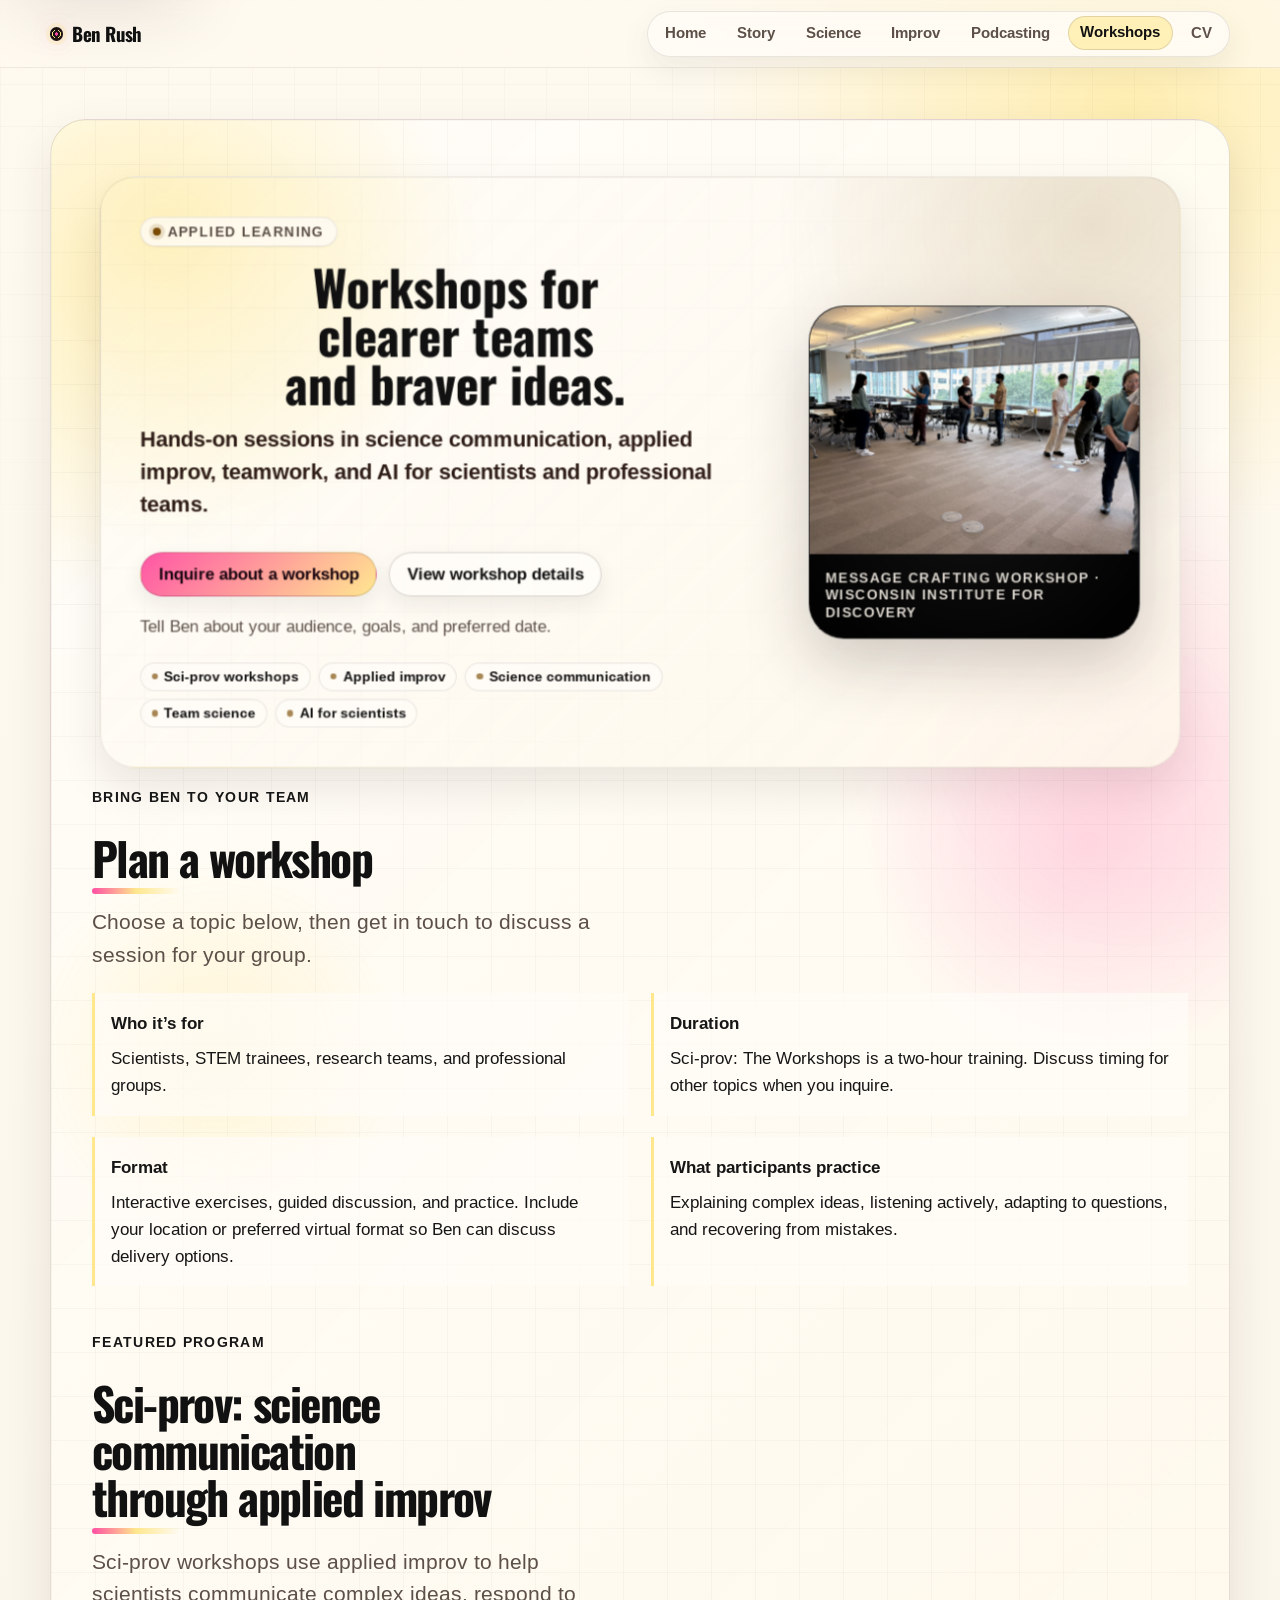
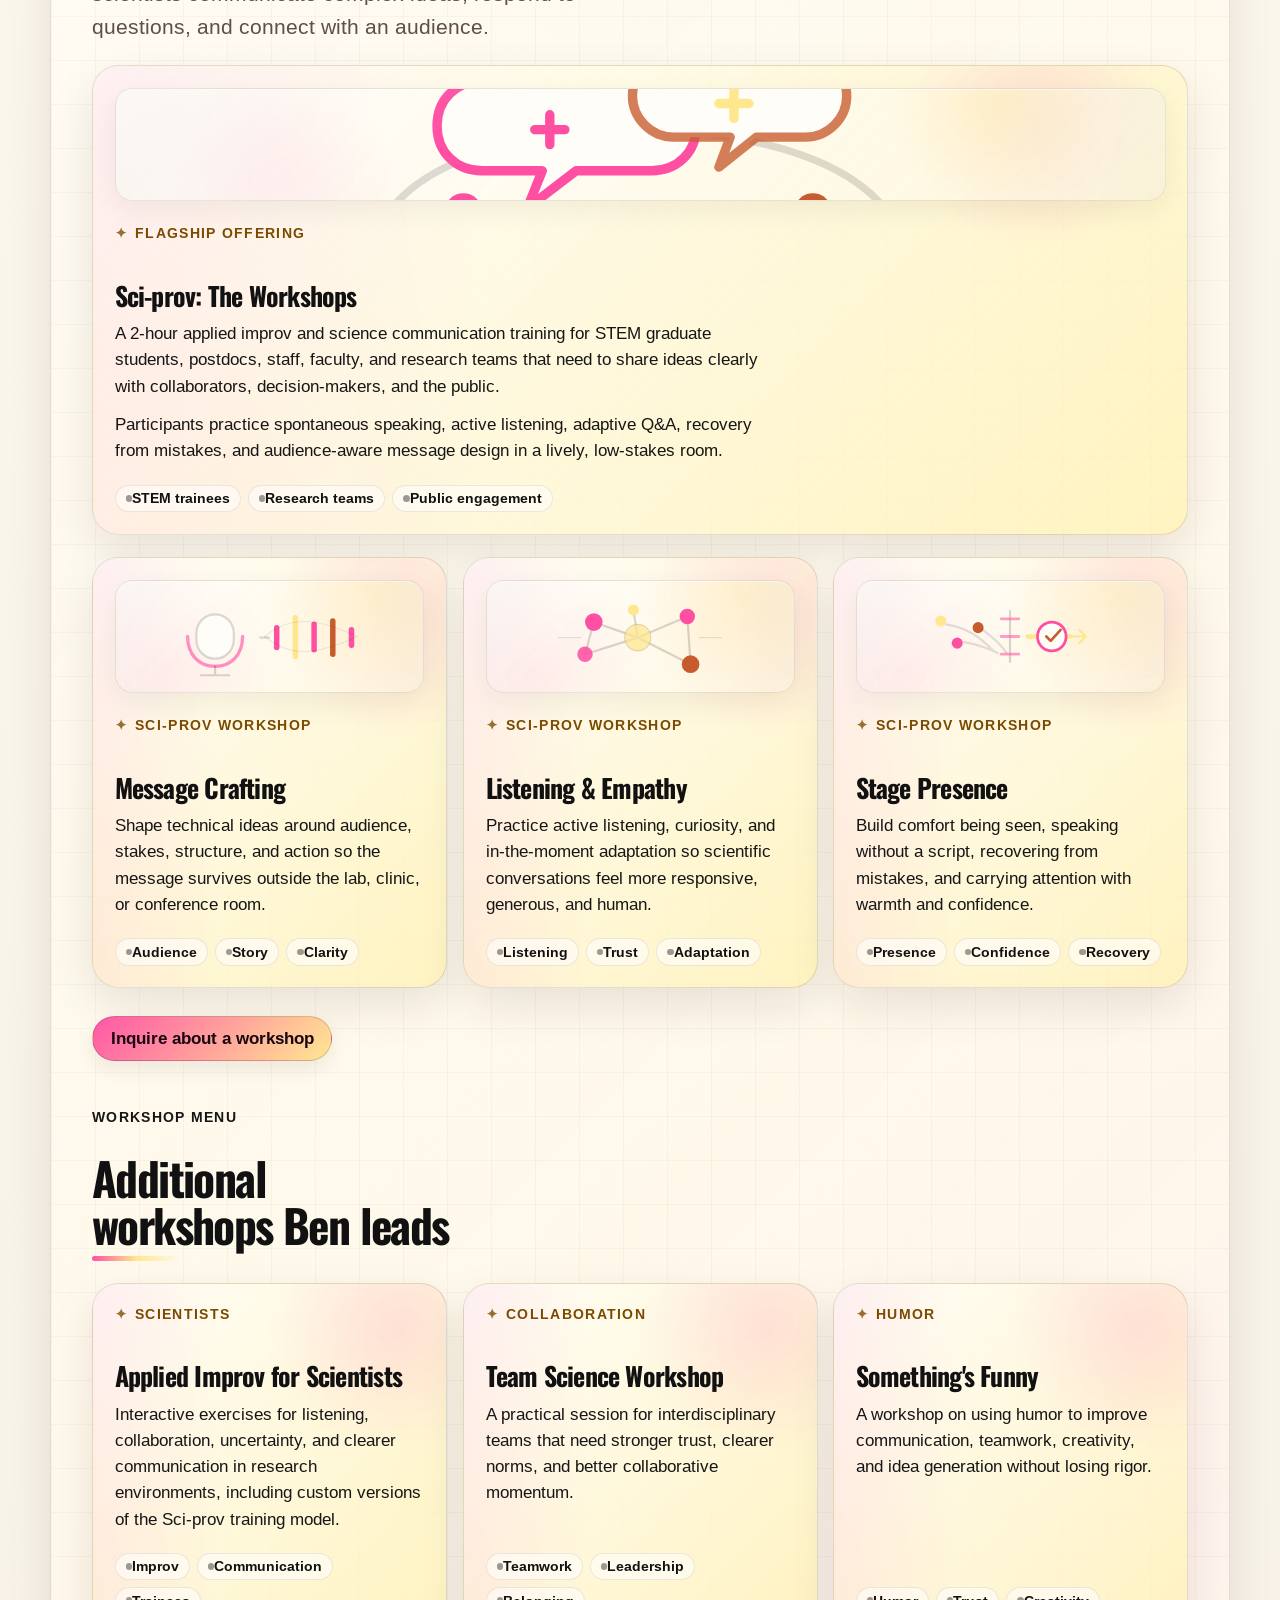
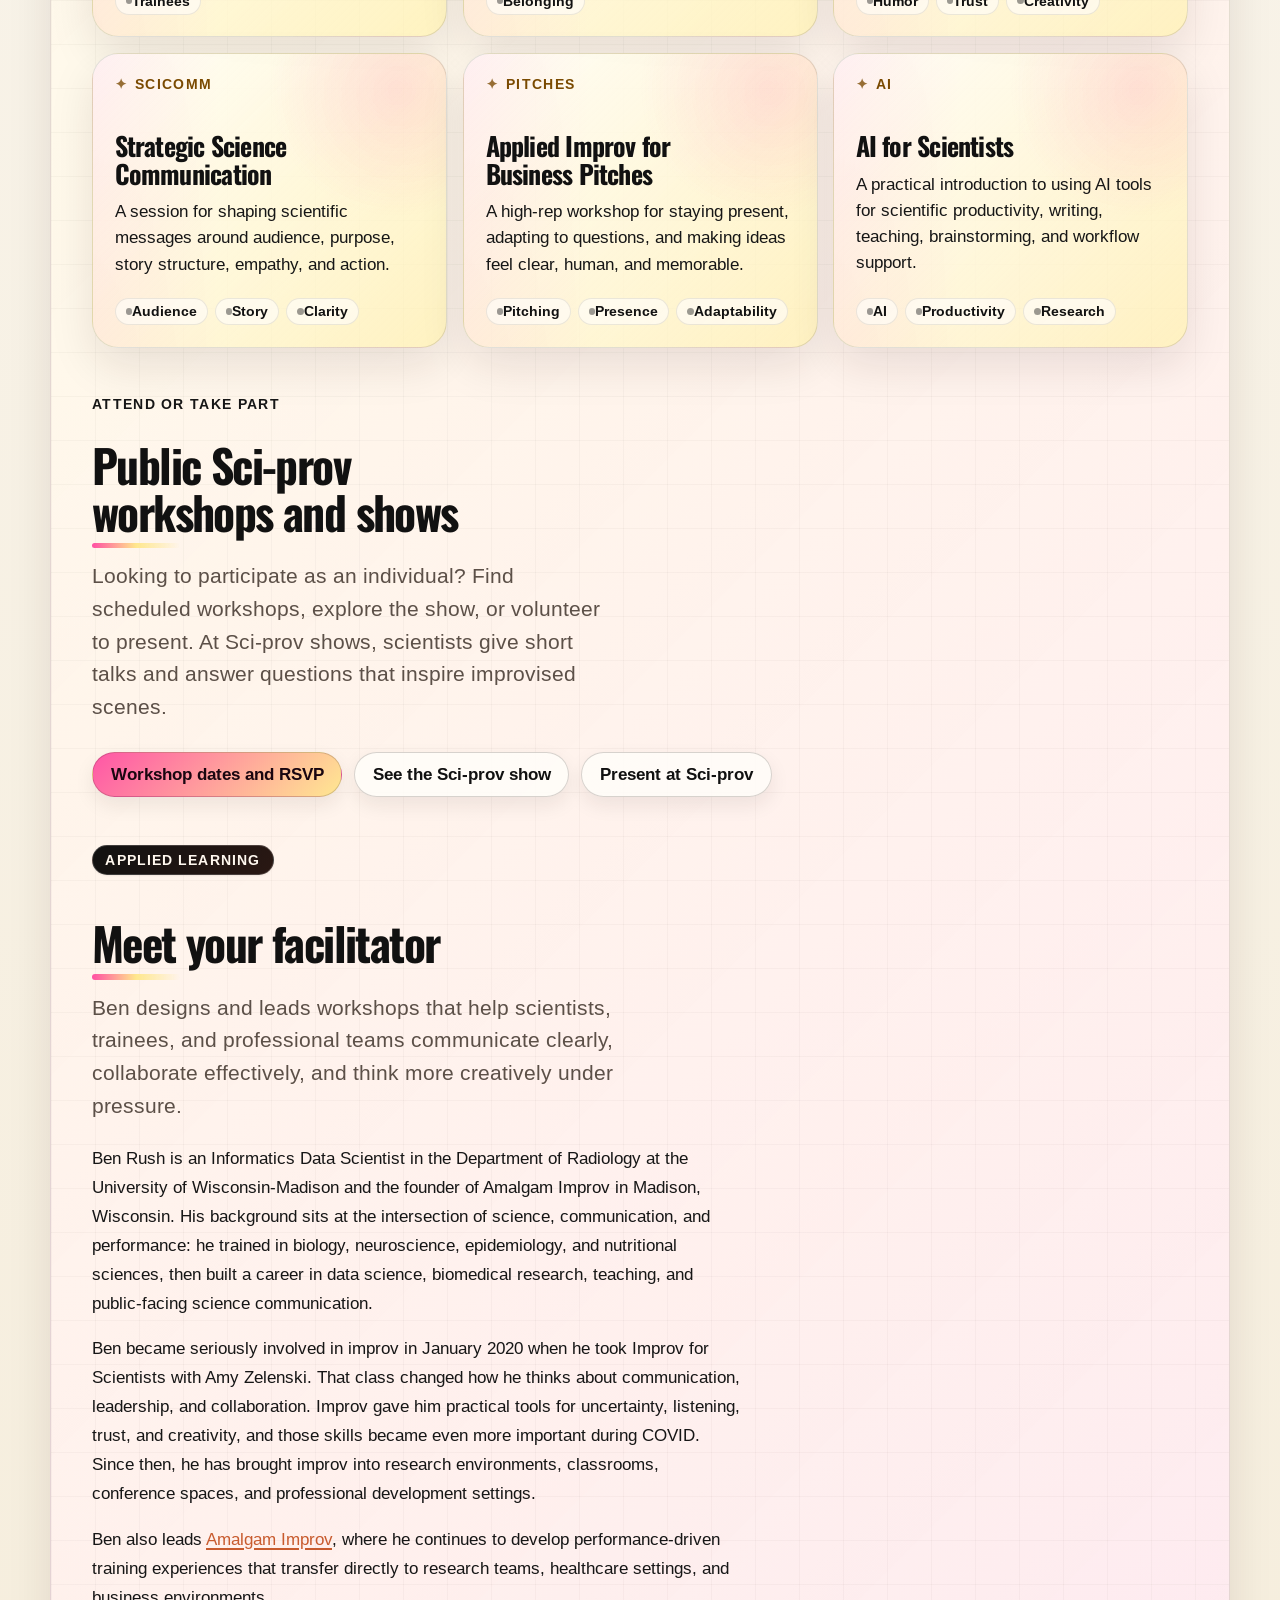
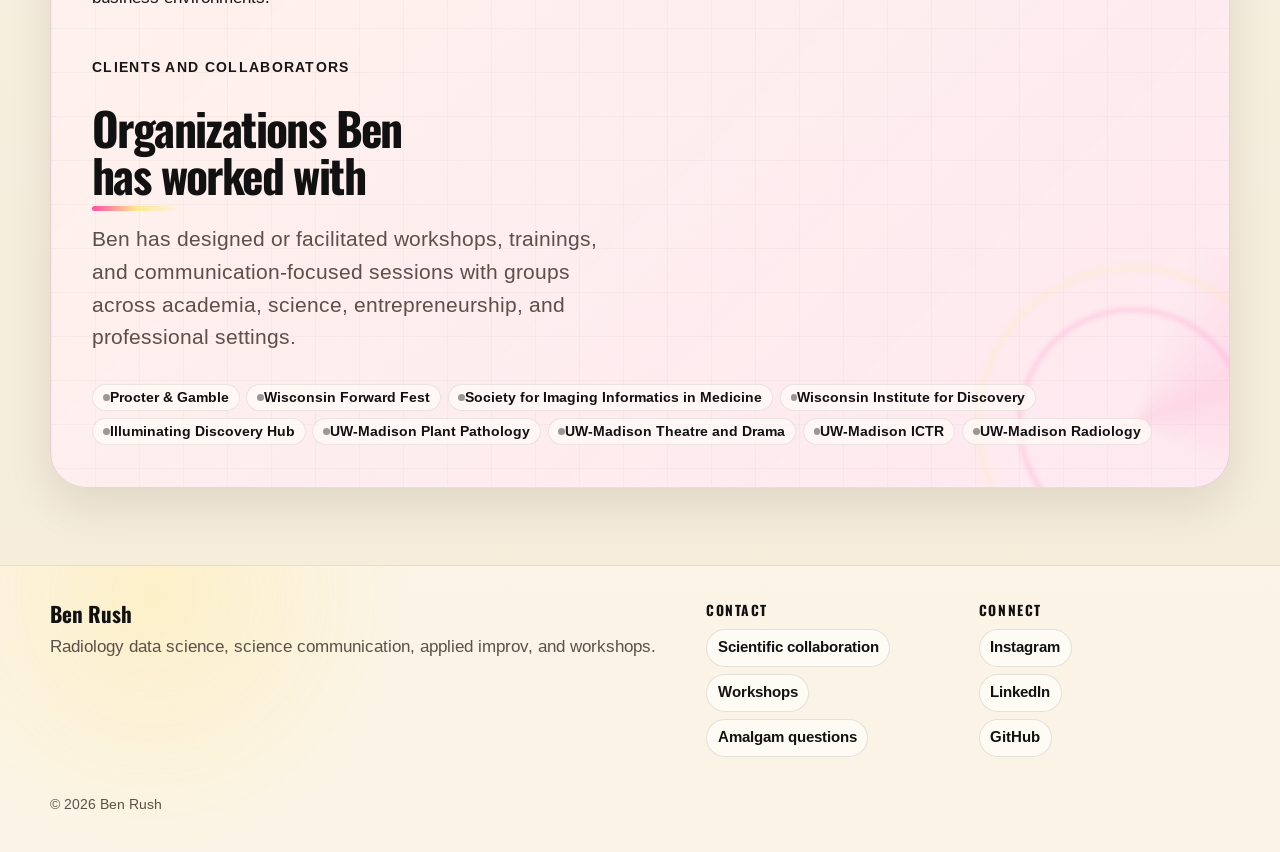
<file: pages/workshops/index.html>
<!doctype html>
<html lang="en">
<head>
  <meta charset="utf-8" />
  <meta name="viewport" content="width=device-width, initial-scale=1" />
  <title>Ben Rush | Workshops</title>
  <meta name="description" content="Sci-prov, applied improv, science communication, and team workshops led by Ben Rush." />
  <link rel="stylesheet" href="/assets/css/site.css" />
  <link rel="stylesheet" href="/assets/css/modules.css" />
  <link rel="stylesheet" href="/assets/css/mini-viz.css" />
  <link rel="stylesheet" href="/assets/css/identity.css" />
  <link rel="stylesheet" href="/assets/css/page-heroes.css" />
  <link rel="stylesheet" href="/assets/css/hero-images.css" />
  <link rel="stylesheet" href="/assets/css/workshops.css?v=20261028-2" />
</head>
<body class="workshops-page">
  <header>
    <div class="container site-header">
      <p class="site-title"><strong>Ben Rush</strong></p>
      <nav>
        <a href="/">Home</a>
        <a href="/pages/personal-story/">Story</a>
        <a href="/pages/science/">Science</a>
        <a href="/pages/improv/">Improv</a>
        <a href="/pages/podcasting/">Podcasting</a>
        <a href="/pages/workshops/" aria-current="page">Workshops</a>
        <a href="/pages/cv/">CV</a>
      </nav>
    </div>
  </header>

  <main>
    <div class="container">
      <section class="hero">
        <div class="page-hero-header page-hero-header--workshops" aria-labelledby="workshops-page-title">
          <div class="page-hero-copy">
            <p class="page-hero-kicker">Applied learning</p>
            <h1 class="page-hero-title" id="workshops-page-title">Workshops for clearer teams and braver ideas.</h1>
            <p class="page-hero-lede">Hands-on sessions in science communication, applied improv, teamwork, and AI for scientists and professional teams.</p>
            <div class="hero-actions workshop-inquiry-actions" aria-label="Plan a workshop">
              <a class="button button-primary" href="mailto:ben@deeperthandata.media?subject=Workshop%20inquiry&amp;body=Hello%20Ben%2C%0A%0AI%20would%20like%20to%20discuss%20a%20workshop.%0A%0AOrganization%3A%0AAudience%20and%20approximate%20group%20size%3A%0AGoals%20or%20preferred%20topic%3A%0APreferred%20dates%20and%20duration%3A%0ALocation%20or%20preferred%20virtual%20format%3A%0A%0AThank%20you%21">Inquire about a workshop</a>
              <a class="button button-secondary" href="#workshop-overview">View workshop details</a>
            </div>
            <p class="page-hero-support">Tell Ben about your audience, goals, and preferred date.</p>
            <div class="page-hero-chips" aria-label="Workshop themes">
              <span class="page-hero-chip">Sci-prov workshops</span>
              <span class="page-hero-chip">Applied improv</span>
              <span class="page-hero-chip">Science communication</span>
              <span class="page-hero-chip">Team science</span>
              <span class="page-hero-chip">AI for scientists</span>
            </div>
          </div>
          <figure class="page-hero-image-frame">
            <img src="/assets/img/science-hero-message-crafting-wid-2026-06-17.jpg" alt="People participating in a message crafting workshop at the Wisconsin Institute for Discovery." />
            <figcaption>Message crafting workshop · Wisconsin Institute for Discovery</figcaption>
          </figure>
        </div>

        <div class="doc-content">
          <section class="module-section" id="workshop-overview" aria-labelledby="workshop-overview-title">
            <div class="module-section-header">
              <p class="module-kicker">Bring Ben to your team</p>
              <h2 class="module-section-title" id="workshop-overview-title">Plan a workshop</h2>
              <p class="module-section-lede">Choose a topic below, then get in touch to discuss a session for your group.</p>
            </div>
            <dl class="workshop-details">
              <div><dt>Who it’s for</dt><dd>Scientists, STEM trainees, research teams, and professional groups.</dd></div>
              <div><dt>Duration</dt><dd>Sci-prov: The Workshops is a two-hour training. Discuss timing for other topics when you inquire.</dd></div>
              <div><dt>Format</dt><dd>Interactive exercises, guided discussion, and practice. Include your location or preferred virtual format so Ben can discuss delivery options.</dd></div>
              <div><dt>What participants practice</dt><dd>Explaining complex ideas, listening actively, adapting to questions, and recovering from mistakes.</dd></div>
            </dl>
          </section>

          <section class="module-section" aria-labelledby="sci-prov-workshops-title">
            <div class="module-section-header">
              <p class="module-kicker">Featured program</p>
              <h2 class="module-section-title" id="sci-prov-workshops-title">Sci-prov: science communication through applied improv</h2>
              <p class="module-section-lede">Sci-prov workshops use applied improv to help scientists communicate complex ideas, respond to questions, and connect with an audience.</p>
            </div>
            <div class="module-grid" aria-label="Sci-prov flagship workshop">
              <article class="module-card workshop-card">
                <div class="mini-viz mini-viz-learning" aria-hidden="true"></div>
                <p class="module-kicker">Flagship offering</p>
                <h3 class="module-title">Sci-prov: The Workshops</h3>
                <p class="module-description">A 2-hour applied improv and science communication training for STEM graduate students, postdocs, staff, faculty, and research teams that need to share ideas clearly with collaborators, decision-makers, and the public.</p>
                <p class="module-description">Participants practice spontaneous speaking, active listening, adaptive Q&amp;A, recovery from mistakes, and audience-aware message design in a lively, low-stakes room.</p>
                <div class="module-tags" aria-label="Sci-prov audience">
                  <span class="module-tag">STEM trainees</span>
                  <span class="module-tag">Research teams</span>
                  <span class="module-tag">Public engagement</span>
                </div>
              </article>
            </div>

            <div class="module-grid module-grid--three" aria-label="Sci-prov workshop offerings">
              <article class="module-card workshop-card">
                <div class="mini-viz mini-viz-signal" aria-hidden="true"></div>
                <p class="module-kicker">Sci-prov workshop</p>
                <h3 class="module-title">Message Crafting</h3>
                <p class="module-description">Shape technical ideas around audience, stakes, structure, and action so the message survives outside the lab, clinic, or conference room.</p>
                <div class="module-tags" aria-label="Workshop topics">
                  <span class="module-tag">Audience</span>
                  <span class="module-tag">Story</span>
                  <span class="module-tag">Clarity</span>
                </div>
              </article>

              <article class="module-card workshop-card">
                <div class="mini-viz mini-viz-network" aria-hidden="true"></div>
                <p class="module-kicker">Sci-prov workshop</p>
                <h3 class="module-title">Listening &amp; Empathy</h3>
                <p class="module-description">Practice active listening, curiosity, and in-the-moment adaptation so scientific conversations feel more responsive, generous, and human.</p>
                <div class="module-tags" aria-label="Workshop topics">
                  <span class="module-tag">Listening</span>
                  <span class="module-tag">Trust</span>
                  <span class="module-tag">Adaptation</span>
                </div>
              </article>

              <article class="module-card workshop-card">
                <div class="mini-viz mini-viz-claim" aria-hidden="true"></div>
                <p class="module-kicker">Sci-prov workshop</p>
                <h3 class="module-title">Stage Presence</h3>
                <p class="module-description">Build comfort being seen, speaking without a script, recovering from mistakes, and carrying attention with warmth and confidence.</p>
                <div class="module-tags" aria-label="Workshop topics">
                  <span class="module-tag">Presence</span>
                  <span class="module-tag">Confidence</span>
                  <span class="module-tag">Recovery</span>
                </div>
              </article>
            </div>
            <div class="hero-actions">
              <a class="button button-primary" href="mailto:ben@deeperthandata.media?subject=Workshop%20inquiry&amp;body=Hello%20Ben%2C%0A%0AI%20would%20like%20to%20discuss%20a%20workshop.%0A%0AOrganization%3A%0AAudience%20and%20approximate%20group%20size%3A%0AGoals%20or%20preferred%20topic%3A%0APreferred%20dates%20and%20duration%3A%0ALocation%20or%20preferred%20virtual%20format%3A%0A%0AThank%20you%21">Inquire about a workshop</a>
            </div>
          </section>

          <section class="module-section" aria-labelledby="workshops-led-title">
            <div class="module-section-header">
              <p class="module-kicker">Workshop menu</p>
              <h2 class="module-section-title" id="workshops-led-title">Additional workshops Ben leads</h2>
            </div>
            <div class="module-grid module-grid--three" aria-label="Workshop cards">
              <article class="module-card workshop-card">
                <p class="module-kicker">Scientists</p>
                <h3 class="module-title">Applied Improv for Scientists</h3>
                <p class="module-description">Interactive exercises for listening, collaboration, uncertainty, and clearer communication in research environments, including custom versions of the Sci-prov training model.</p>
                <div class="module-tags" aria-label="Workshop topics">
                  <span class="module-tag">Improv</span>
                  <span class="module-tag">Communication</span>
                  <span class="module-tag">Trainees</span>
                </div>
              </article>

              <article class="module-card workshop-card">
                <p class="module-kicker">Collaboration</p>
                <h3 class="module-title">Team Science Workshop</h3>
                <p class="module-description">A practical session for interdisciplinary teams that need stronger trust, clearer norms, and better collaborative momentum.</p>
                <div class="module-tags" aria-label="Workshop topics">
                  <span class="module-tag">Teamwork</span>
                  <span class="module-tag">Leadership</span>
                  <span class="module-tag">Belonging</span>
                </div>
              </article>

              <article class="module-card workshop-card">
                <p class="module-kicker">Humor</p>
                <h3 class="module-title">Something's Funny</h3>
                <p class="module-description">A workshop on using humor to improve communication, teamwork, creativity, and idea generation without losing rigor.</p>
                <div class="module-tags" aria-label="Workshop topics">
                  <span class="module-tag">Humor</span>
                  <span class="module-tag">Trust</span>
                  <span class="module-tag">Creativity</span>
                </div>
              </article>

              <article class="module-card workshop-card">
                <p class="module-kicker">SciComm</p>
                <h3 class="module-title">Strategic Science Communication</h3>
                <p class="module-description">A session for shaping scientific messages around audience, purpose, story structure, empathy, and action.</p>
                <div class="module-tags" aria-label="Workshop topics">
                  <span class="module-tag">Audience</span>
                  <span class="module-tag">Story</span>
                  <span class="module-tag">Clarity</span>
                </div>
              </article>

              <article class="module-card workshop-card">
                <p class="module-kicker">Pitches</p>
                <h3 class="module-title">Applied Improv for Business Pitches</h3>
                <p class="module-description">A high-rep workshop for staying present, adapting to questions, and making ideas feel clear, human, and memorable.</p>
                <div class="module-tags" aria-label="Workshop topics">
                  <span class="module-tag">Pitching</span>
                  <span class="module-tag">Presence</span>
                  <span class="module-tag">Adaptability</span>
                </div>
              </article>

              <article class="module-card workshop-card">
                <p class="module-kicker">AI</p>
                <h3 class="module-title">AI for Scientists</h3>
                <p class="module-description">A practical introduction to using AI tools for scientific productivity, writing, teaching, brainstorming, and workflow support.</p>
                <div class="module-tags" aria-label="Workshop topics">
                  <span class="module-tag">AI</span>
                  <span class="module-tag">Productivity</span>
                  <span class="module-tag">Research</span>
                </div>
              </article>
            </div>
          </section>

          <section class="module-section" aria-labelledby="public-sci-prov-title">
            <div class="module-section-header">
              <p class="module-kicker">Attend or take part</p>
              <h2 class="module-section-title" id="public-sci-prov-title">Public Sci-prov workshops and shows</h2>
              <p class="module-section-lede">Looking to participate as an individual? Find scheduled workshops, explore the show, or volunteer to present. At Sci-prov shows, scientists give short talks and answer questions that inspire improvised scenes.</p>
            </div>
            <div class="hero-actions" aria-label="Public Sci-prov events">
              <a class="button button-primary" href="https://illuminatingdiscovery.wisc.edu/sci-prov/">Workshop dates and RSVP</a>
              <a class="button button-secondary" href="https://www.amalgamimprov.com/sci-prov">See the Sci-prov show</a>
              <a class="button button-secondary" href="https://docs.google.com/forms/d/e/1FAIpQLScszq0YarHKk-j83Oi7Qdlazp_XNUr4FAVIeXV0U5VKhZPW5w/viewform?usp=preview">Present at Sci-prov</a>
            </div>
          </section>

          <section class="module-section">
            <div class="module-section-header">
              <p class="eyebrow">Applied learning</p>
              <h2 class="module-section-title">Meet your facilitator</h2>
              <p class="module-section-lede">Ben designs and leads workshops that help scientists, trainees, and professional teams communicate clearly, collaborate effectively, and think more creatively under pressure.</p>
            </div>
            <p>Ben Rush is an Informatics Data Scientist in the Department of Radiology at the University of Wisconsin-Madison and the founder of Amalgam Improv in Madison, Wisconsin. His background sits at the intersection of science, communication, and performance: he trained in biology, neuroscience, epidemiology, and nutritional sciences, then built a career in data science, biomedical research, teaching, and public-facing science communication.</p>
            <p>Ben became seriously involved in improv in January 2020 when he took Improv for Scientists with Amy Zelenski. That class changed how he thinks about communication, leadership, and collaboration. Improv gave him practical tools for uncertainty, listening, trust, and creativity, and those skills became even more important during COVID. Since then, he has brought improv into research environments, classrooms, conference spaces, and professional development settings.</p>
            <p>Ben also leads <a href="https://www.amalgamimprov.com/">Amalgam Improv</a>, where he continues to develop performance-driven training experiences that transfer directly to research teams, healthcare settings, and business environments.</p>
          </section>

          <section class="module-section" aria-labelledby="clients-title">
            <div class="module-section-header">
              <p class="module-kicker">Clients and collaborators</p>
              <h2 class="module-section-title" id="clients-title">Organizations Ben has worked with</h2>
              <p class="module-section-lede">Ben has designed or facilitated workshops, trainings, and communication-focused sessions with groups across academia, science, entrepreneurship, and professional settings.</p>
            </div>
            <div class="module-tags" aria-label="Clients and collaborators">
              <span class="module-tag">Procter &amp; Gamble</span>
              <span class="module-tag">Wisconsin Forward Fest</span>
              <span class="module-tag">Society for Imaging Informatics in Medicine</span>
              <span class="module-tag">Wisconsin Institute for Discovery</span>
              <span class="module-tag">Illuminating Discovery Hub</span>
              <span class="module-tag">UW-Madison Plant Pathology</span>
              <span class="module-tag">UW-Madison Theatre and Drama</span>
              <span class="module-tag">UW-Madison ICTR</span>
              <span class="module-tag">UW-Madison Radiology</span>
            </div>
          </section>
        </div>
      </section>
    </div>
  </main>

  <footer class="site-footer">
    <div class="container site-footer-inner">
      <div class="site-footer-brand">
        <p class="site-footer-name">Ben Rush</p>
        <p>Radiology data science, science communication, applied improv, and workshops.</p>
      </div>
      <div class="site-footer-grid" aria-label="Contact links">
        <div class="site-footer-group">
          <h2>Contact</h2>
          <a href="mailto:rush4@wisc.edu">Scientific collaboration</a>
          <a href="mailto:ben@deeperthandata.media">Workshops</a>
          <a href="mailto:contact@amalgamimprov.com">Amalgam questions</a>
        </div>
        <div class="site-footer-group">
          <h2>Connect</h2>
          <a href="https://www.instagram.com/benruschscience/" target="_blank" rel="noopener">Instagram</a>
          <a href="https://www.linkedin.com/in/benrushscience/" target="_blank" rel="noopener">LinkedIn</a>
          <a href="https://github.com/benrushscience" target="_blank" rel="noopener">GitHub</a>
        </div>
      </div>
      <p class="site-footer-copyright">&copy; <span id="year"></span> Ben Rush</p>
    </div>
  </footer>
  <script src="/assets/js/site.js?v=20261028-1"></script>
  <script>document.getElementById('year').textContent = new Date().getFullYear();</script>
</body>
</html>
</file>
<file: assets/css/site.css>
@import url('./typography.css');

/* -------------------------------------------------------------------------- */
/* Ben Rush personal website design system                                    */
/* -------------------------------------------------------------------------- */

:root {
  color-scheme: light;

  /* Brand palette */
  --color-bg: #f8f3e9;
  --color-bg-warm: #fff8ec;
  --color-bg-rose: #ffe8f3;
  --color-surface: #fffdf8;
  --color-surface-soft: #fff8ea;
  --color-surface-strong: #fff1b8;
  --color-primary: #111111;
  --color-primary-2: #ff4fa3;
  --color-accent: #c85b2e;
  --color-accent-2: #ffe78d;
  --color-text: #161616;
  --color-muted: #5c5048;
  --color-border: rgba(35, 24, 21, 0.13);
  --color-border-strong: rgba(35, 24, 21, 0.24);
  --color-ring: rgba(255, 79, 163, 0.38);

  /* Semantic accents for future components */
  --accent-science: #ad4f20;
  --accent-story: #c73f7f;
  --accent-improv: #ff4fa3;
  --accent-podcast: #c85b2e;
  --accent-workshop: #7a4a00;
  --accent-cv: #b43b83;

  /* Gradients */
  --gradient-page:
    radial-gradient(circle at 9% -8%, rgba(255, 79, 163, 0.17) 0, transparent 30rem),
    radial-gradient(circle at 88% 2%, rgba(255, 231, 141, 0.64) 0, transparent 27rem),
    linear-gradient(180deg, #fffaf0 0%, #f8f3e9 52%, #f5ecd9 100%);
  --gradient-hero:
    linear-gradient(135deg, rgba(255, 253, 248, 0.98) 0%, rgba(255, 248, 234, 0.94) 52%, rgba(255, 232, 243, 0.88) 100%);
  --gradient-card:
    linear-gradient(180deg, rgba(255, 253, 248, 0.98), rgba(255, 249, 238, 0.96));
  --gradient-accent:
    linear-gradient(135deg, rgba(255, 79, 163, 0.96), rgba(255, 231, 141, 0.96));
  --gradient-ink:
    linear-gradient(135deg, #111111 0%, #2a1813 100%);

  /* Typography */
  --font-sans: "Arimo", Arial, sans-serif;
  --font-display: "Oswald", "Arial Narrow", sans-serif;
  --font-hero: "Oswald", "Arial Narrow", sans-serif;
  --font-mono: "SFMono-Regular", "Cascadia Code", "Liberation Mono", Consolas, monospace;

  --text-xs: clamp(0.78rem, 0.74rem + 0.15vw, 0.86rem);
  --text-sm: clamp(0.88rem, 0.84rem + 0.16vw, 0.96rem);
  --text-md: clamp(1rem, 0.97rem + 0.18vw, 1.08rem);
  --text-lg: clamp(1.1rem, 1.02rem + 0.42vw, 1.32rem);
  --text-xl: clamp(1.35rem, 1.16rem + 0.92vw, 1.85rem);
  --text-2xl: clamp(1.75rem, 1.33rem + 2vw, 2.85rem);
  --text-3xl: clamp(2.7rem, 1.88rem + 4.2vw, 5.7rem);

  /* Spacing */
  --space-1: 0.25rem;
  --space-2: 0.5rem;
  --space-3: 0.75rem;
  --space-4: 1rem;
  --space-5: 1.35rem;
  --space-6: 1.75rem;
  --space-7: 2.25rem;
  --space-8: 3rem;
  --space-9: 4.25rem;
  --space-10: 6rem;

  /* Layout */
  --container: 1180px;
  --measure: 72ch;
  --measure-narrow: 58ch;

  /* Shape and elevation */
  --radius-xs: 0.45rem;
  --radius-sm: 0.75rem;
  --radius-md: 1.1rem;
  --radius-lg: 1.65rem;
  --radius-xl: 2.25rem;
  --radius-pill: 999px;

  --shadow-xs: 0 1px 2px rgba(35, 24, 21, 0.06);
  --shadow-soft: 0 18px 45px rgba(35, 24, 21, 0.10);
  --shadow-accent: 0 24px 60px rgba(200, 91, 46, 0.18);
  --shadow-lift: 0 28px 75px rgba(35, 24, 21, 0.16);

  --transition-fast: 150ms ease;
  --transition-base: 220ms ease;
  --transition-slow: 420ms ease;
}

/* -------------------------------------------------------------------------- */
/* Base                                                                       */
/* -------------------------------------------------------------------------- */

* {
  box-sizing: border-box;
}

html {
  scroll-behavior: smooth;
  text-size-adjust: 100%;
}

html,
body {
  margin: 0;
  padding: 0;
}

body {
  min-height: 100vh;
  color: var(--color-text);
  background: var(--gradient-page);
  font-family: var(--font-sans);
  font-size: var(--text-md);
  line-height: 1.68;
  text-rendering: optimizeLegibility;
  -webkit-font-smoothing: antialiased;
}

body::before {
  content: "";
  position: fixed;
  inset: 0;
  z-index: 0;
  pointer-events: none;
  background-image:
    linear-gradient(rgba(35, 24, 21, 0.035) 1px, transparent 1px),
    linear-gradient(90deg, rgba(35, 24, 21, 0.035) 1px, transparent 1px);
  background-size: 42px 42px;
  mask-image: linear-gradient(180deg, rgba(0, 0, 0, 0.8), transparent 70%);
}

header,
main,
footer {
  position: relative;
  z-index: 1;
}

::selection {
  background: rgba(255, 79, 163, 0.28);
  color: var(--color-primary);
}

img,
svg,
iframe {
  max-width: 100%;
}

.container {
  width: min(var(--container), calc(100% - 2rem));
  margin: 0 auto;
}

/* -------------------------------------------------------------------------- */
/* Header and navigation                                                       */
/* -------------------------------------------------------------------------- */

header {
  position: sticky;
  top: 0;
  z-index: 30;
  border-bottom: 1px solid rgba(35, 24, 21, 0.10);
  background: rgba(255, 250, 240, 0.78);
  backdrop-filter: blur(18px) saturate(1.15);
  box-shadow: 0 10px 28px rgba(35, 24, 21, 0.06);
}

.site-header {
  display: flex;
  justify-content: space-between;
  align-items: center;
  gap: var(--space-5);
  padding: 0.85rem 0;
}

.site-title {
  margin: 0;
  color: var(--color-primary);
  font-family: var(--font-display);
  font-size: clamp(1rem, 0.92rem + 0.32vw, 1.18rem);
  font-weight: 800;
  letter-spacing: 0.02em;
  text-transform: none;
  white-space: nowrap;
}

.site-header nav {
  display: flex;
  flex-wrap: wrap;
  justify-content: flex-end;
  gap: 0.35rem;
}

.site-header nav a {
  display: inline-flex;
  align-items: center;
  min-height: 2.15rem;
  color: var(--color-muted);
  text-decoration: none;
  margin-left: 0;
  padding: 0.38rem 0.72rem;
  border: 1px solid transparent;
  border-radius: var(--radius-pill);
  font-size: var(--text-sm);
  font-weight: 760;
  line-height: 1;
  transition:
    color var(--transition-fast),
    background var(--transition-fast),
    border-color var(--transition-fast),
    transform var(--transition-fast);
}

.site-header nav a:hover,
.site-header nav a[aria-current="page"] {
  color: var(--color-primary);
  background: rgba(255, 255, 255, 0.64);
  border-color: var(--color-border);
  transform: translateY(-1px);
}

.site-header nav a[aria-current="page"] {
  background: rgba(255, 231, 141, 0.58);
}

/* -------------------------------------------------------------------------- */
/* Page scaffolding and heroes                                                 */
/* -------------------------------------------------------------------------- */

main {
  padding: clamp(2rem, 4vw, 4rem) 0 clamp(3.2rem, 6vw, 6rem);
}

.hero {
  position: relative;
  overflow: hidden;
  isolation: isolate;
  background:
    radial-gradient(circle at 92% 12%, rgba(255, 79, 163, 0.14) 0, transparent 19rem),
    radial-gradient(circle at 8% 3%, rgba(255, 231, 141, 0.58) 0, transparent 20rem),
    var(--gradient-hero);
  border: 1px solid rgba(35, 24, 21, 0.12);
  border-radius: var(--radius-xl);
  padding: clamp(1.4rem, 3.2vw, 3rem);
  box-shadow: var(--shadow-soft);
  animation: hero-enter 380ms ease-out;
}

.hero::after {
  content: "";
  position: absolute;
  inset: auto -8rem -12rem auto;
  z-index: -1;
  width: 24rem;
  height: 24rem;
  border-radius: 999px;
  background: radial-gradient(circle, rgba(255, 79, 163, 0.18), transparent 68%);
  filter: blur(2px);
}

.hero-home {
  display: grid;
  grid-template-columns: minmax(0, 1.5fr) minmax(280px, 0.9fr);
  gap: clamp(1.25rem, 2.6vw, 2.25rem);
  align-items: stretch;
}

.hero-copy {
  max-width: 68ch;
}

.eyebrow {
  display: inline-flex;
  align-items: center;
  gap: 0.35rem;
  margin: 0 0 var(--space-4);
  padding: 0.36rem 0.78rem;
  border: 1px solid rgba(255, 255, 255, 0.18);
  border-radius: var(--radius-pill);
  background: var(--gradient-ink);
  color: #fff8ef;
  box-shadow: var(--shadow-xs);
  font-size: var(--text-xs);
  font-weight: 820;
  letter-spacing: 0.08em;
  line-height: 1.2;
  text-transform: uppercase;
}

.hero-lead {
  max-width: var(--measure-narrow);
  color: #2e1c16;
  font-size: var(--text-lg);
  font-weight: 720;
  line-height: 1.55;
}

.hero-actions {
  display: flex;
  flex-wrap: wrap;
  gap: 0.75rem;
  margin-top: var(--space-6);
}

/* -------------------------------------------------------------------------- */
/* Typography                                                                  */
/* -------------------------------------------------------------------------- */

h1,
h2,
h3,
h4,
h5,
h6 {
  color: var(--color-primary);
  font-family: var(--font-display);
  line-height: 1.04;
  margin: 0 0 var(--space-3);
  text-wrap: balance;
}

h1 {
  max-width: 11.5ch;
  margin-bottom: var(--space-4);
  font-size: var(--text-3xl);
  font-weight: 820;
  letter-spacing: -0.055em;
}

h2 {
  font-size: var(--text-2xl);
  font-weight: 780;
  letter-spacing: -0.035em;
}

h3 {
  font-size: clamp(1.22rem, 1.08rem + 0.62vw, 1.62rem);
  font-weight: 760;
  letter-spacing: -0.02em;
}

h4 {
  font-size: var(--text-lg);
  font-weight: 740;
}

p,
li {
  max-width: var(--measure);
  font-size: var(--text-md);
}

p {
  margin: 0 0 var(--space-4);
}

ul,
ol {
  padding-left: 1.25rem;
}

li + li {
  margin-top: 0.35rem;
}

.home-page p strong,
.section-heading strong,
.doc-content strong {
  color: var(--color-accent);
}

a {
  color: var(--color-accent);
  text-decoration-thickness: 0.09em;
  text-underline-offset: 0.18em;
  transition: color var(--transition-fast), text-decoration-color var(--transition-fast);
}

a:hover {
  color: var(--color-primary-2);
}

/* -------------------------------------------------------------------------- */
/* Buttons, cards, and modular components                                      */
/* -------------------------------------------------------------------------- */

.button,
.cv-page .cv-download-btn {
  display: inline-flex;
  align-items: center;
  justify-content: center;
  min-height: 2.8rem;
  padding: 0.74rem 1.1rem;
  border: 1px solid rgba(35, 24, 21, 0.18);
  border-radius: var(--radius-pill);
  text-decoration: none;
  font-weight: 820;
  line-height: 1;
  box-shadow: 0 8px 20px rgba(35, 24, 21, 0.08);
  transition:
    transform var(--transition-fast),
    box-shadow var(--transition-fast),
    background var(--transition-fast),
    color var(--transition-fast),
    border-color var(--transition-fast);
}

.button:hover,
.cv-page .cv-download-btn:hover {
  transform: translateY(-2px);
  box-shadow: var(--shadow-accent);
}

.button-primary,
.cv-page .cv-download-btn {
  background: var(--gradient-accent);
  color: #1a0610;
}

.button-secondary {
  background: rgba(255, 253, 248, 0.86);
  color: var(--color-primary);
}

.button-primary:hover,
.button-secondary:hover,
.cv-page .cv-download-btn:hover {
  color: var(--color-primary);
  border-color: rgba(35, 24, 21, 0.28);
}

.card-grid,
.podcasting-resource-grid {
  display: grid;
  grid-template-columns: repeat(auto-fit, minmax(min(100%, 255px), 1fr));
  gap: var(--space-4);
  margin-top: var(--space-5);
}

.card,
.snapshot-card,
.podcasting-resource-card {
  position: relative;
  min-height: 100%;
  display: block;
  overflow: hidden;
  color: inherit;
  text-decoration: none;
  background: var(--gradient-card);
  border: 1px solid var(--color-border);
  border-radius: var(--radius-lg);
  box-shadow: var(--shadow-soft);
  transition:
    transform var(--transition-base),
    box-shadow var(--transition-base),
    border-color var(--transition-base),
    background var(--transition-base);
}

.card {
  padding: var(--space-5);
}

.card::before,
.snapshot-card::before,
.podcasting-resource-card::before {
  content: "";
  position: absolute;
  inset: 0;
  pointer-events: none;
  background:
    radial-gradient(circle at top right, rgba(255, 79, 163, 0.12), transparent 13rem),
    linear-gradient(90deg, rgba(255, 231, 141, 0.32), transparent 36%);
  opacity: 0.72;
}

.card > *,
.snapshot-card > *,
.podcasting-resource-card > * {
  position: relative;
  z-index: 1;
}

.card:hover,
.snapshot-card:hover,
.podcasting-resource-card:hover {
  color: inherit;
  border-color: rgba(255, 79, 163, 0.28);
  transform: translateY(-5px);
  box-shadow: var(--shadow-lift);
}

.card-kicker,
.snapshot-label,
.podcasting-resource-card-kicker,
.cv-page .cv-toc-title {
  margin: 0 0 0.55rem;
  color: var(--color-accent);
  font-size: var(--text-xs);
  font-weight: 840;
  letter-spacing: 0.095em;
  line-height: 1.2;
  text-transform: uppercase;
}

.card h2,
.card h3,
.podcasting-resource-card h2 {
  margin-bottom: 0.55rem;
  font-size: clamp(1.2rem, 1.05rem + 0.65vw, 1.55rem);
}

.card p,
.snapshot-card p,
.podcasting-resource-card p {
  max-width: none;
}

.card p:last-child,
.snapshot-card p:last-child,
.podcasting-resource-card p:last-child {
  margin-bottom: 0;
}

.card-story {
  background:
    radial-gradient(circle at 100% 0%, rgba(199, 63, 127, 0.13), transparent 12rem),
    linear-gradient(180deg, #fffdf8 0%, #ffe8f3 100%);
}

.card-story .card-kicker {
  color: var(--accent-story);
}

.card-science {
  background:
    radial-gradient(circle at 100% 0%, rgba(255, 231, 141, 0.42), transparent 12rem),
    linear-gradient(180deg, #fffdf8 0%, #fff4c4 100%);
}

.card-science .card-kicker {
  color: var(--accent-science);
}

.card-improv {
  background:
    radial-gradient(circle at 100% 0%, rgba(255, 79, 163, 0.18), transparent 12rem),
    linear-gradient(180deg, #fffdf8 0%, #ffd9eb 100%);
}

.card-improv .card-kicker {
  color: var(--accent-improv);
}

.card-podcasting {
  background:
    radial-gradient(circle at 100% 0%, rgba(200, 91, 46, 0.14), transparent 12rem),
    linear-gradient(180deg, #fffdf8 0%, #ffe4ca 100%);
}

.card-podcasting .card-kicker {
  color: var(--accent-podcast);
}

.card-workshops {
  background:
    radial-gradient(circle at 100% 0%, rgba(255, 231, 141, 0.44), transparent 12rem),
    linear-gradient(180deg, #fffdf8 0%, #fff0a8 100%);
}

.card-workshops .card-kicker {
  color: var(--accent-workshop);
}

.card-cv {
  background:
    radial-gradient(circle at 100% 0%, rgba(180, 59, 131, 0.14), transparent 12rem),
    linear-gradient(180deg, #fffdf8 0%, #ffe1ef 100%);
}

.card-cv .card-kicker {
  color: var(--accent-cv);
}

.feature-card,
.stat-card,
.media-card,
.publication-card {
  background: rgba(255, 253, 248, 0.86);
  border: 1px solid var(--color-border);
  border-radius: var(--radius-lg);
  box-shadow: var(--shadow-soft);
  padding: var(--space-5);
}

.pill,
.tag {
  display: inline-flex;
  align-items: center;
  gap: 0.35rem;
  width: fit-content;
  border-radius: var(--radius-pill);
  background: rgba(255, 231, 141, 0.48);
  color: var(--color-primary);
  padding: 0.28rem 0.62rem;
  font-size: var(--text-xs);
  font-weight: 780;
  line-height: 1.2;
}

/* -------------------------------------------------------------------------- */
/* Home page modules                                                           */
/* -------------------------------------------------------------------------- */

.hero-panel {
  position: relative;
  overflow: hidden;
  border-radius: var(--radius-lg);
  background: var(--gradient-ink);
  color: #fff8ef;
  padding: clamp(1.1rem, 2vw, 1.55rem);
  box-shadow: var(--shadow-lift);
}

.hero-panel::before {
  content: "";
  position: absolute;
  inset: -35% -30% auto auto;
  width: 18rem;
  height: 18rem;
  border-radius: 999px;
  background: rgba(255, 79, 163, 0.20);
  filter: blur(12px);
}

.hero-panel-title {
  position: relative;
  margin: 0 0 var(--space-4);
  color: var(--color-accent-2);
  font-size: var(--text-xs);
  font-weight: 840;
  letter-spacing: 0.095em;
  text-transform: uppercase;
}

.hero-panel-list {
  position: relative;
  display: grid;
  gap: var(--space-4);
  list-style: none;
  margin: 0;
  padding: 0;
}

.hero-panel-list li {
  display: grid;
  gap: 0.16rem;
  max-width: none;
}

.hero-panel-list strong {
  color: var(--color-primary-2);
  font-size: 1rem;
}

.hero-panel-list span {
  color: rgba(255, 248, 239, 0.88);
}

.snapshot-band {
  display: grid;
  grid-template-columns: repeat(4, minmax(0, 1fr));
  gap: var(--space-4);
  margin-top: var(--space-5);
}

.snapshot-card {
  padding: var(--space-4);
  background: rgba(255, 253, 248, 0.82);
}

.snapshot-value {
  margin: 0;
  font-size: 1.02rem;
  font-weight: 740;
  line-height: 1.42;
}

.section-heading {
  max-width: var(--measure-narrow);
  margin: var(--space-9) 0 var(--space-5);
}

/* -------------------------------------------------------------------------- */
/* Document content                                                            */
/* -------------------------------------------------------------------------- */

.doc-content {
  margin-top: var(--space-5);
}

.doc-content p,
.doc-content li {
  max-width: var(--measure);
}

.doc-content h1,
.doc-content h2,
.doc-content h3,
.doc-content h4 {
  margin-top: var(--space-6);
}

.doc-content h2:first-child,
.doc-content h3:first-child {
  margin-top: 0;
}

.doc-content > p:first-child {
  font-size: var(--text-lg);
  line-height: 1.56;
}

/* Inline story photos keep memoir images close to the passages they illustrate. */
.story-photo {
  max-width: min(100%, 34rem);
  margin: var(--space-5) 0 var(--space-6);
  overflow: hidden;
  background: rgba(255, 253, 248, 0.88);
  border: 1px solid var(--color-border);
  border-radius: var(--radius-lg);
  box-shadow: var(--shadow-soft);
}

.story-photo img {
  display: block;
  width: 100%;
  aspect-ratio: 3 / 4;
  object-fit: cover;
  object-position: center top;
}

.story-photo figcaption {
  margin: 0;
  padding: 0.72rem 0.95rem 0.85rem;
  color: var(--color-muted);
  font-size: var(--text-sm);
  font-weight: 720;
  line-height: 1.35;
}

.story-photo--poster {
  max-width: min(100%, 44rem);
}

.story-photo--poster img {
  aspect-ratio: auto;
  object-fit: contain;
}

blockquote {
  margin: var(--space-6) 0;
  padding: var(--space-4) var(--space-5);
  border-left: 4px solid var(--color-primary-2);
  border-radius: 0 var(--radius-md) var(--radius-md) 0;
  background: rgba(255, 253, 248, 0.72);
  box-shadow: var(--shadow-xs);
}

hr {
  border: 0;
  height: 1px;
  margin: var(--space-7) 0;
  background: linear-gradient(90deg, transparent, var(--color-border-strong), transparent);
}

code {
  font-family: var(--font-mono);
  font-size: 0.92em;
  background: rgba(255, 231, 141, 0.42);
  border-radius: var(--radius-xs);
  padding: 0.08rem 0.28rem;
}

/* -------------------------------------------------------------------------- */
/* Tables                                                                      */
/* -------------------------------------------------------------------------- */

.doc-content table,
table {
  width: 100%;
  border-collapse: collapse;
  overflow: hidden;
  background: rgba(255, 253, 248, 0.88);
  border: 1px solid var(--color-border);
  border-radius: var(--radius-md);
  box-shadow: var(--shadow-xs);
}

.doc-content th,
.doc-content td,
th,
td {
  text-align: left;
  vertical-align: top;
  padding: 0.82rem 0.9rem;
  border-bottom: 1px solid rgba(35, 24, 21, 0.08);
}

.doc-content thead th,
thead th {
  background: rgba(255, 241, 184, 0.55);
  color: var(--color-primary);
  font-weight: 760;
}

.doc-content tbody tr:nth-child(even),
tbody tr:nth-child(even) {
  background: rgba(255, 248, 234, 0.62);
}

.doc-content tbody tr:hover,
tbody tr:hover {
  background: rgba(255, 232, 243, 0.34);
}

/* -------------------------------------------------------------------------- */
/* CV and science page layout                                                  */
/* -------------------------------------------------------------------------- */

.cv-page .cv-actions {
  margin: var(--space-4) 0 var(--space-6);
}

.cv-page .cv-layout {
  display: grid;
  grid-template-columns: minmax(190px, 240px) minmax(0, 1fr);
  gap: var(--space-5);
  align-items: start;
}

.cv-page .cv-toc {
  position: sticky;
  top: 5.7rem;
  padding: var(--space-4);
  background: rgba(255, 253, 248, 0.82);
  border: 1px solid var(--color-border);
  border-radius: var(--radius-lg);
  box-shadow: var(--shadow-soft);
  backdrop-filter: blur(16px);
}

.cv-page .cv-toc-title {
  margin-bottom: var(--space-3);
}

.cv-page .cv-mini-toc ul {
  list-style: none;
  margin: 0;
  padding: 0;
}

.cv-page .cv-mini-toc li {
  margin: 0;
}

.cv-page .cv-mini-toc li + li {
  margin-top: 0.18rem;
}

.cv-page .cv-mini-toc a {
  display: block;
  color: var(--color-muted);
  text-decoration: none;
  border-radius: var(--radius-sm);
  padding: 0.42rem 0.5rem;
  font-size: var(--text-sm);
  font-weight: 720;
  line-height: 1.25;
  transition: color var(--transition-fast), background var(--transition-fast), transform var(--transition-fast);
}

.cv-page .cv-mini-toc a:hover {
  color: var(--color-primary);
  background: rgba(255, 231, 141, 0.42);
  transform: translateX(2px);
}

/* CV-specific typography: reserve high-contrast headings for generated section titles only. */
.cv-page .cv-section-title {
  display: inline-block;
  margin: var(--space-7) 0 var(--space-3);
  padding-bottom: 0.18rem;
  border-bottom: 2px solid rgba(255, 79, 163, 0.54);
  color: var(--color-primary);
  font-family: var(--font-display);
  font-size: clamp(1.2rem, 1.04rem + 0.72vw, 1.58rem);
  font-weight: 780;
  letter-spacing: -0.02em;
  text-transform: none;
}

.cv-page .doc-content .cv-section-title:first-child {
  margin-top: 0.25rem;
}

.cv-page .doc-content table {
  margin: 0 0 var(--space-5);
}

.cv-page .doc-content thead th,
.cv-page .doc-content th {
  background: transparent;
  color: var(--color-text);
  font-weight: 460;
}

.cv-page .doc-content th strong,
.cv-page .doc-content td strong {
  color: var(--color-text);
  font-weight: 620;
}

.cv-page .cv-section {
  overflow: hidden;
  margin: 0 0 var(--space-4);
  background: rgba(255, 253, 248, 0.86);
  border: 1px solid var(--color-border);
  border-radius: var(--radius-lg);
  box-shadow: var(--shadow-soft);
}

.cv-page .cv-section > summary {
  position: relative;
  display: flex;
  align-items: center;
  justify-content: space-between;
  gap: var(--space-3);
  list-style: none;
  cursor: pointer;
  margin: 0;
  padding: 0.95rem 1.08rem;
  color: var(--color-primary);
  background:
    linear-gradient(90deg, rgba(255, 241, 184, 0.78), rgba(255, 253, 248, 0.82)),
    rgba(255, 253, 248, 0.92);
  border-bottom: 1px solid rgba(35, 24, 21, 0.08);
  font-family: var(--font-display);
  font-size: var(--text-sm);
  font-weight: 820;
  letter-spacing: 0.08em;
  line-height: 1.25;
  text-transform: uppercase;
}

.cv-page .cv-section > summary::-webkit-details-marker {
  display: none;
}

.cv-page .cv-section > summary::after {
  content: '+';
  display: inline-grid;
  place-items: center;
  flex: 0 0 auto;
  width: 1.55rem;
  height: 1.55rem;
  border-radius: var(--radius-pill);
  background: rgba(255, 255, 255, 0.72);
  color: var(--color-accent);
  font-family: var(--font-sans);
  font-size: 1rem;
  line-height: 1;
  box-shadow: inset 0 0 0 1px var(--color-border);
}

.cv-page .cv-section[open] > summary::after {
  content: '−';
}

.cv-page .cv-section-body {
  padding: var(--space-4);
}

.cv-page .cv-section-body table {
  margin: var(--space-2) 0 var(--space-3);
}

/* -------------------------------------------------------------------------- */
/* Science page                                                                */
/* -------------------------------------------------------------------------- */

.science-page .publication-list {
  display: grid;
  gap: var(--space-3);
  margin: var(--space-3) 0 0;
  padding: 0;
  list-style: none;
  counter-reset: publication-counter;
}

.science-page .publication-list > li {
  position: relative;
  margin: 0;
  padding: var(--space-4) var(--space-4) var(--space-4) calc(var(--space-7) + 0.35rem);
  background: rgba(255, 253, 248, 0.78);
  border: 1px solid var(--color-border);
  border-radius: var(--radius-md);
  box-shadow: var(--shadow-xs);
  counter-increment: publication-counter;
}

.science-page .publication-list > li::before {
  content: counter(publication-counter);
  position: absolute;
  top: var(--space-4);
  left: var(--space-4);
  display: inline-grid;
  place-items: center;
  width: 1.65rem;
  height: 1.65rem;
  border-radius: var(--radius-pill);
  background: rgba(255, 231, 141, 0.62);
  color: var(--color-primary);
  font-size: var(--text-xs);
  font-weight: 820;
}

.science-page .publication-list p {
  margin: 0.22rem 0;
}

/* -------------------------------------------------------------------------- */
/* Podcasting page compatibility                                               */
/* -------------------------------------------------------------------------- */

.podcasting-resource-grid {
  grid-template-columns: repeat(3, minmax(0, 1fr)) !important;
  gap: var(--space-4) !important;
  margin: var(--space-5) 0 var(--space-6) !important;
}

.podcasting-resource-card {
  border: 1px solid var(--color-border) !important;
  border-radius: var(--radius-lg) !important;
  box-shadow: var(--shadow-soft) !important;
  background: linear-gradient(180deg, rgba(255, 253, 248, 0.98), rgba(255, 238, 224, 0.96)) !important;
  transition: transform var(--transition-base), box-shadow var(--transition-base), border-color var(--transition-base) !important;
}

.podcasting-resource-card:hover {
  transform: translateY(-5px) !important;
  box-shadow: var(--shadow-lift) !important;
}

.podcasting-resource-card-media {
  background: var(--gradient-ink) !important;
}

.podcasting-resource-card-body {
  padding: var(--space-4) !important;
}

.podcasting-resource-card-emoji {
  filter: drop-shadow(0 12px 22px rgba(0, 0, 0, 0.18));
}

/* -------------------------------------------------------------------------- */
/* Motion, focus, and responsive behavior                                      */
/* -------------------------------------------------------------------------- */

@keyframes hero-enter {
  from {
    opacity: 0;
    transform: translateY(12px) scale(0.995);
  }

  to {
    opacity: 1;
    transform: translateY(0) scale(1);
  }
}

a:focus-visible,
button:focus-visible,
summary:focus-visible,
[tabindex]:focus-visible {
  outline: 3px solid var(--color-ring);
  outline-offset: 3px;
  border-radius: var(--radius-sm);
}

.reveal-on-scroll {
  opacity: 0;
  transform: translateY(18px);
  transition: opacity var(--transition-slow), transform var(--transition-slow);
}

.reveal-on-scroll.is-visible {
  opacity: 1;
  transform: translateY(0);
}

footer {
  border-top: 1px solid rgba(35, 24, 21, 0.10);
  padding: var(--space-5) 0 var(--space-7);
  color: var(--color-muted);
  font-size: var(--text-sm);
}

@media (prefers-reduced-motion: reduce) {
  *,
  *::before,
  *::after {
    scroll-behavior: auto !important;
    animation-duration: 0.01ms !important;
    animation-iteration-count: 1 !important;
    transition-duration: 0.01ms !important;
  }

  .reveal-on-scroll {
    opacity: 1;
    transform: none;
  }
}

@media (max-width: 980px) {
  .cv-page .cv-layout {
    grid-template-columns: 1fr;
  }

  .cv-page .cv-toc {
    position: static;
    order: -1;
  }
}

@media (max-width: 900px) {
  .hero-home,
  .snapshot-band,
  .podcasting-resource-grid {
    grid-template-columns: 1fr !important;
  }
}

@media (max-width: 760px) {
  .container {
    width: min(100% - 1.1rem, var(--container));
  }

  .site-header {
    align-items: flex-start;
    flex-direction: column;
    gap: var(--space-3);
  }

  .site-header nav {
    justify-content: flex-start;
  }

  .site-header nav a {
    min-height: 2rem;
    padding: 0.34rem 0.58rem;
  }

  main {
    padding-top: var(--space-5);
  }

  h1 {
    max-width: none;
    letter-spacing: -0.04em;
  }

  .hero {
    padding: var(--space-5);
    border-radius: var(--radius-lg);
  }

  .button,
  .cv-page .cv-download-btn {
    width: 100%;
  }

  .cv-page .cv-section > summary {
    align-items: flex-start;
    font-size: 0.82rem;
  }

  .cv-page .cv-section-body {
    padding: var(--space-3);
  }

  .science-page .publication-list > li {
    padding: var(--space-4);
  }

  .science-page .publication-list > li::before {
    position: static;
    margin-bottom: var(--space-2);
  }
}

/* -------------------------------------------------------------------------- */
/* Contact and footer                                                          */
/* -------------------------------------------------------------------------- */

.contact-section {
  margin: var(--space-8) 0;
  padding: clamp(1.25rem, 3vw, 2.4rem);
  border: 1px solid var(--color-border);
  border-radius: var(--radius-xl);
  background:
    radial-gradient(circle at 90% 10%, rgba(255, 79, 163, 0.14), transparent 14rem),
    radial-gradient(circle at 6% 12%, rgba(255, 231, 141, 0.46), transparent 16rem),
    linear-gradient(135deg, rgba(255, 253, 248, 0.96), rgba(255, 248, 235, 0.88));
  box-shadow: var(--shadow-soft);
}

.contact-section-copy {
  max-width: 760px;
  margin-bottom: var(--space-5);
}

.contact-card-grid {
  display: grid;
  grid-template-columns: repeat(auto-fit, minmax(min(100%, 235px), 1fr));
  gap: var(--space-4);
}

.contact-card {
  padding: var(--space-5);
  border: 1px solid var(--color-border);
  border-radius: var(--radius-lg);
  background: rgba(255, 253, 248, 0.76);
  box-shadow: var(--shadow-xs);
}

.contact-card-kicker {
  margin: 0 0 0.45rem;
  color: var(--color-accent);
  font-size: var(--text-xs);
  font-weight: 840;
  letter-spacing: 0.095em;
  line-height: 1.2;
  text-transform: uppercase;
}

.contact-card h3 {
  margin-bottom: 0.55rem;
  font-size: clamp(1.12rem, 1.02rem + 0.46vw, 1.42rem);
}

.contact-card a,
.site-footer a {
  overflow-wrap: anywhere;
}

.contact-link-row {
  display: flex;
  flex-wrap: wrap;
  gap: 0.55rem;
}

.contact-link-row a,
.site-footer-group a {
  display: inline-flex;
  align-items: center;
  width: fit-content;
  min-height: 2rem;
  padding: 0.32rem 0.65rem;
  border: 1px solid rgba(35, 24, 21, 0.12);
  border-radius: var(--radius-pill);
  background: rgba(255, 255, 255, 0.58);
  color: var(--color-primary);
  font-size: var(--text-sm);
  font-weight: 760;
  text-decoration: none;
}

.contact-link-row a:hover,
.site-footer-group a:hover {
  border-color: rgba(255, 79, 163, 0.35);
  color: var(--color-primary-2);
}

.inline-contact-callout {
  width: fit-content;
  margin-top: var(--space-4);
  padding: 0.75rem 1rem;
  border: 1px solid rgba(255, 79, 163, 0.22);
  border-radius: var(--radius-md);
  background: rgba(255, 232, 243, 0.45);
}

.site-footer {
  border-top: 1px solid rgba(35, 24, 21, 0.10);
  padding: var(--space-7) 0;
  color: var(--color-muted);
  font-size: var(--text-sm);
  background:
    radial-gradient(circle at 12% 10%, rgba(255, 231, 141, 0.34), transparent 16rem),
    rgba(255, 250, 240, 0.58);
}

.site-footer-inner {
  display: grid;
  grid-template-columns: minmax(0, 1.2fr) minmax(280px, 1fr);
  gap: var(--space-6);
  align-items: start;
}

.site-footer-brand p {
  margin-bottom: 0.45rem;
}

.site-footer-name {
  color: var(--color-primary);
  font-family: var(--font-display);
  font-size: var(--text-lg);
  font-weight: 820;
  line-height: 1.1;
}

.site-footer-grid {
  display: grid;
  grid-template-columns: repeat(2, minmax(0, 1fr));
  gap: var(--space-5);
}

.site-footer-group {
  display: flex;
  flex-direction: column;
  align-items: flex-start;
  gap: 0.45rem;
}

.site-footer-group h2 {
  margin: 0 0 0.2rem;
  color: var(--color-primary);
  font-family: var(--font-display);
  font-size: var(--text-xs);
  font-weight: 850;
  letter-spacing: 0.11em;
  line-height: 1.2;
  text-transform: uppercase;
}

.site-footer-copyright {
  grid-column: 1 / -1;
  margin: var(--space-2) 0 0;
  color: var(--color-muted);
  font-size: var(--text-xs);
}

@media (max-width: 760px) {
  .site-footer-inner,
  .site-footer-grid {
    grid-template-columns: 1fr;
  }
}
</file>
<file: assets/css/modules.css>
/* Reusable portfolio modules */

.module-section {
  margin-top: var(--space-8);
}

.module-section:first-child {
  margin-top: 0;
}

.module-section-header {
  max-width: var(--measure-narrow);
  margin-bottom: var(--space-5);
}

.module-section-title {
  margin-bottom: var(--space-3);
}

.module-section-lede {
  color: var(--color-muted);
  font-size: var(--text-lg);
  line-height: 1.55;
}

.module-grid {
  display: grid;
  grid-template-columns: repeat(auto-fit, minmax(min(100%, 255px), 1fr));
  gap: var(--space-4);
  margin-top: var(--space-5);
}

.module-grid--two {
  grid-template-columns: repeat(auto-fit, minmax(min(100%, 340px), 1fr));
}

.module-grid--three {
  grid-template-columns: repeat(auto-fit, minmax(min(100%, 290px), 1fr));
}

.module-card {
  --module-accent: var(--color-primary-2);
  position: relative;
  min-height: 100%;
  overflow: hidden;
  display: flex;
  flex-direction: column;
  gap: var(--space-3);
  color: inherit;
  text-decoration: none;
  padding: var(--space-5);
  border: 1px solid var(--color-border);
  border-radius: var(--radius-lg);
  background: linear-gradient(180deg, rgba(255, 253, 248, 0.96), rgba(255, 249, 238, 0.90));
  box-shadow: var(--shadow-soft);
  transition: transform var(--transition-base), box-shadow var(--transition-base), border-color var(--transition-base);
}

.module-card::before {
  content: "";
  position: absolute;
  inset: 0;
  pointer-events: none;
  background: linear-gradient(90deg, rgba(255, 79, 163, 0.08), transparent 36%);
}

.module-card > * {
  position: relative;
  z-index: 1;
}

.module-card:hover {
  color: inherit;
  border-color: rgba(255, 79, 163, 0.30);
  transform: translateY(-5px);
  box-shadow: var(--shadow-lift);
}

.module-card--featured {
  grid-column: span 2;
}

.module-kicker {
  margin: 0;
  color: var(--module-accent);
  font-size: var(--text-xs);
  font-weight: 840;
  letter-spacing: 0.095em;
  line-height: 1.2;
  text-transform: uppercase;
}

.module-title {
  margin: 0;
  font-size: clamp(1.22rem, 1.05rem + 0.72vw, 1.62rem);
  letter-spacing: -0.03em;
  line-height: 1.06;
}

.module-meta {
  display: flex;
  flex-wrap: wrap;
  gap: 0.35rem 0.65rem;
  margin: 0;
  color: var(--color-muted);
  font-size: var(--text-sm);
  font-weight: 720;
  line-height: 1.35;
}

.module-description {
  margin: 0;
  color: var(--color-text);
  font-size: var(--text-md);
  line-height: 1.52;
}

.module-card .module-description:last-child,
.module-card p:last-child {
  margin-bottom: 0;
}

.module-tags {
  display: flex;
  flex-wrap: wrap;
  gap: 0.42rem;
  margin-top: auto;
  padding-top: var(--space-2);
}

.module-tag {
  display: inline-flex;
  align-items: center;
  width: fit-content;
  border: 1px solid rgba(35, 24, 21, 0.09);
  border-radius: var(--radius-pill);
  background: rgba(255, 253, 248, 0.68);
  color: var(--color-primary);
  padding: 0.28rem 0.62rem;
  font-size: var(--text-xs);
  font-weight: 780;
  line-height: 1.2;
}

.module-link {
  display: inline-flex;
  align-items: center;
  width: fit-content;
  margin-top: auto;
  color: var(--module-accent);
  font-size: var(--text-sm);
  font-weight: 820;
  text-decoration: none;
}

.module-link::after {
  content: "→";
  margin-left: 0.35rem;
}

.project-card,
.publication-card {
  --module-accent: var(--accent-science);
}

.workshop-card {
  --module-accent: var(--accent-workshop);
}

.media-card {
  --module-accent: var(--accent-podcast);
}

.recognition-card {
  --module-accent: var(--color-primary-2);
  background: linear-gradient(180deg, rgba(255, 253, 248, 0.96), rgba(255, 232, 243, 0.72));
}

.method-card {
  --module-accent: var(--color-accent);
}

.publication-grid {
  counter-reset: publication-counter;
}

.publication-card {
  counter-increment: publication-counter;
  padding-left: calc(var(--space-5) + 2.1rem);
}

.publication-card::after {
  content: counter(publication-counter);
  position: absolute;
  top: var(--space-5);
  left: var(--space-5);
  z-index: 1;
  display: inline-grid;
  place-items: center;
  width: 1.55rem;
  height: 1.55rem;
  border-radius: var(--radius-pill);
  background: rgba(255, 231, 141, 0.70);
  color: var(--color-primary);
  font-size: var(--text-xs);
  font-weight: 840;
}

.media-card {
  padding: 0;
}

.media-card-media {
  position: relative;
  z-index: 1;
  display: grid;
  place-items: center;
  min-height: 12rem;
  aspect-ratio: 16 / 10;
  background: var(--gradient-ink);
  color: #fff8ef;
  overflow: hidden;
}

.media-card-media img {
  width: 100%;
  height: 100%;
  display: block;
  object-fit: cover;
}

.media-card-emoji {
  font-size: clamp(3.4rem, 8vw, 6rem);
  line-height: 1;
}

.media-card-body {
  position: relative;
  z-index: 1;
  display: flex;
  flex: 1;
  flex-direction: column;
  gap: var(--space-3);
  padding: var(--space-5);
}

.recognition-year {
  display: inline-flex;
  width: fit-content;
  margin-bottom: var(--space-2);
  border-radius: var(--radius-pill);
  background: rgba(17, 17, 17, 0.92);
  color: #fff8ef;
  padding: 0.25rem 0.6rem;
  font-size: var(--text-xs);
  font-weight: 820;
  line-height: 1.2;
}

.module-list-reset {
  list-style: none;
  margin: 0;
  padding: 0;
}

.module-list-reset > li {
  margin: 0;
}

@media (max-width: 760px) {
  .module-card,
  .media-card-body {
    padding: var(--space-4);
  }

  .module-card--featured {
    grid-column: auto;
  }

  .publication-card {
    padding-left: var(--space-4);
  }

  .publication-card::after {
    position: static;
    margin-bottom: var(--space-2);
  }
}
</file>
<file: assets/css/home.css>
/* -------------------------------------------------------------------------- */
/* Homepage hero and portfolio landing modules                                */
/* -------------------------------------------------------------------------- */

.home-body main {
  padding-top: clamp(1rem, 2vw, 2rem);
}

.home-hero {
  position: relative;
  isolation: isolate;
  overflow: hidden;
  display: grid;
  grid-template-columns: minmax(0, 1.18fr) minmax(320px, 0.82fr);
  gap: clamp(1.5rem, 3vw, 3rem);
  align-items: stretch;
  min-height: 0;
  padding: clamp(1.25rem, 2.5vw, 2.5rem);
  border: 1px solid rgba(35, 24, 21, 0.11);
  border-radius: clamp(1.7rem, 4vw, 3.2rem);
  background:
    radial-gradient(circle at 8% 4%, rgba(255, 231, 141, 0.62), transparent 22rem),
    radial-gradient(circle at 86% 18%, rgba(255, 79, 163, 0.20), transparent 24rem),
    linear-gradient(135deg, rgba(255, 253, 248, 0.98) 0%, rgba(255, 248, 235, 0.92) 48%, rgba(255, 232, 243, 0.82) 100%);
  box-shadow: var(--shadow-lift);
}

.home-hero::before {
  content: "";
  position: absolute;
  inset: 0;
  z-index: -2;
  background-image:
    linear-gradient(rgba(35, 24, 21, 0.045) 1px, transparent 1px),
    linear-gradient(90deg, rgba(35, 24, 21, 0.045) 1px, transparent 1px);
  background-size: 48px 48px;
  mask-image: linear-gradient(120deg, rgba(0, 0, 0, 0.72), transparent 76%);
}

.home-hero::after {
  content: "";
  position: absolute;
  inset: auto auto -10rem -8rem;
  z-index: -1;
  width: min(54vw, 38rem);
  aspect-ratio: 1;
  border-radius: 999px;
  background: radial-gradient(circle, rgba(255, 79, 163, 0.15), transparent 68%);
  filter: blur(3px);
}

.home-hero-copy {
  position: relative;
  z-index: 2;
  display: flex;
  flex-direction: column;
  justify-content: center;
  max-width: 780px;
}

.home-hero-kicker {
  display: inline-flex;
  width: fit-content;
  align-items: center;
  gap: 0.45rem;
  margin: 0 0 var(--space-3);
  padding: 0.42rem 0.82rem;
  border: 1px solid rgba(35, 24, 21, 0.12);
  border-radius: var(--radius-pill);
  background: rgba(255, 253, 248, 0.78);
  box-shadow: 0 10px 28px rgba(35, 24, 21, 0.08);
  color: var(--color-muted);
  font-size: var(--text-xs);
  font-weight: 840;
  letter-spacing: 0.1em;
  line-height: 1.2;
  text-transform: uppercase;
}

.home-hero-title {
  max-width: 18ch;
  margin: 0 auto var(--space-4);
  font-family: var(--font-hero);
  font-size: clamp(2.25rem, 4.5vw, 4rem);
  font-weight: 700;
  letter-spacing: 0;
  line-height: 1.04;
  text-align: center;
}

.home-hero-title em {
  color: var(--color-primary-2);
  font-style: normal;
}

.home-hero-lede {
  max-width: 64ch;
  margin-bottom: var(--space-4);
  color: #2e1c16;
  font-size: clamp(1.1rem, 0.98rem + 0.4vw, 1.3rem);
  font-weight: 680;
  line-height: 1.48;
}

.home-hero-support {
  max-width: 65ch;
  margin-bottom: 0;
  color: var(--color-muted);
  font-size: var(--text-md);
}

.home-hero-actions {
  display: flex;
  flex-wrap: wrap;
  gap: 0.75rem;
  margin-top: var(--space-4);
}

.home-hero-proof {
  display: flex;
  flex-wrap: wrap;
  gap: 0.55rem;
  margin-top: var(--space-4);
}

.home-hero-proof span {
  display: inline-flex;
  align-items: center;
  border: 1px solid rgba(35, 24, 21, 0.11);
  border-radius: var(--radius-pill);
  background: rgba(255, 253, 248, 0.68);
  padding: 0.36rem 0.7rem;
  color: var(--color-primary);
  font-size: var(--text-xs);
  font-weight: 780;
  line-height: 1.2;
}

.home-hero-showcase {
  position: relative;
  z-index: 2;
  min-height: 100%;
  overflow: hidden;
  display: flex;
  flex-direction: column;
  justify-content: space-between;
  gap: var(--space-5);
  padding: clamp(1.1rem, 2.2vw, 1.6rem);
  border: 1px solid rgba(255, 255, 255, 0.16);
  border-radius: clamp(1.35rem, 3vw, 2.25rem);
  background:
    radial-gradient(circle at 18% 18%, rgba(255, 231, 141, 0.17), transparent 16rem),
    radial-gradient(circle at 88% 0%, rgba(255, 79, 163, 0.24), transparent 15rem),
    var(--gradient-ink);
  color: #fff8ef;
  box-shadow: 0 32px 75px rgba(35, 24, 21, 0.24);
}

.home-hero-showcase::before {
  content: "";
  position: absolute;
  inset: 1rem;
  border: 1px solid rgba(255, 255, 255, 0.08);
  border-radius: calc(clamp(1.35rem, 3vw, 2.25rem) - 0.4rem);
  pointer-events: none;
}

.home-hero-portrait {
  margin: 0;
  padding: 0;
  background: #050505;
}

.home-hero-portrait::after {
  content: "";
  position: absolute;
  inset: 0;
  z-index: 1;
  pointer-events: none;
  background:
    radial-gradient(circle at 50% 16%, transparent 0 44%, rgba(0, 0, 0, 0.10) 72%, rgba(0, 0, 0, 0.50) 100%),
    linear-gradient(180deg, transparent 58%, rgba(0, 0, 0, 0.82));
}

.home-hero-portrait img {
  position: absolute;
  inset: 0;
  width: 100%;
  height: 100%;
  object-fit: cover;
  object-position: 52% 36%;
  filter: saturate(0.96) contrast(1.03) brightness(0.96);
}

.home-hero-portrait figcaption {
  position: relative;
  z-index: 3;
  align-self: stretch;
  margin-top: auto;
  padding: var(--space-5);
  color: rgba(255, 248, 239, 0.88);
  font-size: var(--text-xs);
  font-weight: 840;
  letter-spacing: 0.09em;
  line-height: 1.3;
  text-shadow: 0 2px 14px rgba(0, 0, 0, 0.68);
  text-transform: uppercase;
}

.home-identity-rail {
  display: grid;
  grid-template-columns: repeat(4, minmax(0, 1fr));
  gap: var(--space-4);
  margin-top: var(--space-5);
  padding: var(--space-4);
  border: 1px solid rgba(35, 24, 21, 0.10);
  border-radius: var(--radius-xl);
  background: rgba(255, 253, 248, 0.62);
  box-shadow: var(--shadow-soft);
  backdrop-filter: blur(14px);
}

.home-identity-card {
  min-height: 100%;
  padding: var(--space-4);
  border-left: 3px solid rgba(255, 79, 163, 0.54);
  border-radius: var(--radius-md);
  background: rgba(255, 255, 255, 0.38);
}

.home-identity-card:nth-child(2) {
  border-left-color: rgba(255, 231, 141, 0.95);
}

.home-identity-card:nth-child(3) {
  border-left-color: rgba(200, 91, 46, 0.60);
}

.home-identity-card:nth-child(4) {
  border-left-color: rgba(255, 79, 163, 0.34);
}

.home-identity-label {
  margin: 0 0 0.25rem;
  color: var(--color-accent);
  font-size: var(--text-xs);
  font-weight: 840;
  letter-spacing: 0.09em;
  text-transform: uppercase;
}

.home-identity-card h2 {
  margin-bottom: 0.35rem;
  font-size: clamp(1.2rem, 1.04rem + 0.65vw, 1.48rem);
}

.home-identity-card p:last-child {
  margin: 0;
  color: var(--color-muted);
  font-size: var(--text-sm);
  line-height: 1.48;
}

@media (max-width: 980px) {
  .home-hero {
    grid-template-columns: 1fr;
    min-height: auto;
  }

  .home-hero-title {
    max-width: 22ch;
  }

  .home-hero-showcase {
    min-height: 540px;
  }

  .home-identity-rail {
    grid-template-columns: repeat(2, minmax(0, 1fr));
  }
}

@media (max-width: 700px) {
  .home-hero {
    padding: var(--space-5);
    border-radius: var(--radius-lg);
  }

  .home-hero-title {
    max-width: none;
    font-size: clamp(2rem, 8vw, 3rem);
    letter-spacing: 0;
    line-height: 1.04;
  }

  .home-hero-actions .button {
    width: 100%;
  }

  .home-hero-showcase {
    min-height: 500px;
  }

  .home-identity-rail {
    grid-template-columns: 1fr;
    padding: var(--space-3);
    border-radius: var(--radius-lg);
  }
}
</file>
<file: assets/css/identity.css>
/* Subtle visual identity layer: imaging, data, teaching, and improv */

:root {
  --identity-grid: rgba(35, 24, 21, 0.045);
  --identity-pink: rgba(255, 79, 163, 0.18);
  --identity-gold: rgba(255, 231, 141, 0.42);
  --identity-copper: rgba(200, 91, 46, 0.16);
}

.site-title {
  display: inline-flex;
  align-items: center;
  gap: 0.55rem;
}

.site-title::before {
  content: "";
  width: 0.82rem;
  height: 0.82rem;
  border-radius: 999px;
  background:
    radial-gradient(circle at 50% 50%, var(--color-primary-2) 0 18%, transparent 19% 40%, var(--color-accent-2) 41% 46%, transparent 47%),
    var(--gradient-ink);
  box-shadow: 0 0 0 4px rgba(255, 231, 141, 0.24), 0 0 22px rgba(255, 79, 163, 0.28);
}

.hero,
.home-hero,
.science-section,
.module-card,
.home-identity-rail {
  background-blend-mode: normal, normal, normal;
}

.hero::before {
  content: "";
  position: absolute;
  inset: 0;
  z-index: -1;
  pointer-events: none;
  opacity: 0.72;
}

.hero::before,
.home-hero::before {
  background-image:
    linear-gradient(var(--identity-grid) 1px, transparent 1px),
    linear-gradient(90deg, var(--identity-grid) 1px, transparent 1px),
    radial-gradient(circle at 14% 18%, var(--identity-gold), transparent 12rem),
    radial-gradient(circle at 88% 14%, var(--identity-pink), transparent 14rem);
  background-size: 44px 44px, 44px 44px, auto, auto;
}

.hero > h1::after,
.home-hero-title::after,
.module-section-title::after,
.science-section-title::after {
  content: "";
  display: block;
  width: clamp(3.2rem, 8vw, 5.5rem);
  height: 0.36rem;
  margin-top: 0.45rem;
  border-radius: 999px;
  background: linear-gradient(90deg, var(--color-primary-2), var(--color-accent-2), transparent);
}

.home-hero-title::after {
  width: clamp(4rem, 11vw, 8rem);
  height: 0.44rem;
}

.home-hero-copy::before {
  content: "";
  position: absolute;
  pointer-events: none;
  right: 4%;
  top: 10%;
  width: 6.2rem;
  aspect-ratio: 1;
  border: 1px solid rgba(200, 91, 46, 0.16);
  border-radius: 999px;
  background:
    radial-gradient(circle at 50% 50%, rgba(255, 79, 163, 0.13) 0 13%, transparent 14% 32%, rgba(255, 231, 141, 0.25) 33% 38%, transparent 39%),
    radial-gradient(circle, transparent 52%, rgba(35, 24, 21, 0.06) 53%, transparent 54%);
}

.home-hero-proof span::before,
.module-tag::before {
  content: "";
  width: 0.42rem;
  height: 0.42rem;
  border-radius: 999px;
  background: currentColor;
  opacity: 0.42;
}

.showcase-visual::after {
  content: "";
  position: absolute;
  left: 18%;
  right: 18%;
  top: 18%;
  bottom: 18%;
  border-radius: 999px;
  background:
    linear-gradient(90deg, transparent 48%, rgba(255, 248, 239, 0.16) 49% 51%, transparent 52%),
    linear-gradient(0deg, transparent 48%, rgba(255, 248, 239, 0.16) 49% 51%, transparent 52%);
  transform: rotate(18deg);
}

.scan-ring {
  animation: identity-pulse 6s ease-in-out infinite;
}

.ring-two {
  animation-delay: 900ms;
}

.ring-three {
  animation-delay: 1800ms;
}

.project-card,
.method-card,
.publication-card {
  background-image:
    radial-gradient(circle at 88% 12%, rgba(255, 231, 141, 0.46), transparent 8rem),
    linear-gradient(135deg, rgba(255, 253, 248, 0.98), rgba(255, 248, 231, 0.88));
}

.workshop-card {
  background-image:
    radial-gradient(circle at 86% 12%, rgba(255, 79, 163, 0.14), transparent 8rem),
    linear-gradient(135deg, rgba(255, 253, 248, 0.98), rgba(255, 240, 168, 0.64));
}

.media-card {
  background-image:
    linear-gradient(135deg, rgba(255, 253, 248, 0.98), rgba(255, 228, 202, 0.78));
}

.recognition-card {
  background-image:
    radial-gradient(circle at 88% 12%, rgba(255, 79, 163, 0.18), transparent 8rem),
    linear-gradient(135deg, rgba(255, 253, 248, 0.98), rgba(255, 232, 243, 0.72));
}

.project-card .module-kicker::before,
.method-card .module-kicker::before,
.publication-card .module-kicker::before,
.workshop-card .module-kicker::before,
.media-card .module-kicker::before,
.recognition-card .module-kicker::before,
.card-kicker::before,
.home-identity-label::before {
  display: inline-block;
  margin-right: 0.45rem;
  color: var(--module-accent, var(--color-accent));
  opacity: 0.78;
}

.project-card .module-kicker::before,
.method-card .module-kicker::before,
.publication-card .module-kicker::before {
  content: "▦";
}

.workshop-card .module-kicker::before {
  content: "✦";
}

.media-card .module-kicker::before {
  content: "◉";
}

.recognition-card .module-kicker::before {
  content: "★";
}

.card-kicker::before {
  content: "•";
}

.home-identity-label::before {
  content: "↗";
}

.story-page .hero::after,
.improv-page .hero::after,
.podcasting-page .hero::after,
.workshops-page .hero::after,
.science-page .science-hero::after {
  content: "";
  position: absolute;
  z-index: -1;
  width: clamp(13rem, 28vw, 22rem);
  aspect-ratio: 1;
  inset: auto -5rem -8rem auto;
  border-radius: 999px;
  background:
    radial-gradient(circle at 50% 50%, transparent 0 42%, rgba(255, 79, 163, 0.12) 43% 44%, transparent 45% 58%, rgba(255, 231, 141, 0.22) 59% 60%, transparent 61%),
    radial-gradient(circle, rgba(255, 79, 163, 0.08), transparent 68%);
}

.story-page .hero::after {
  background:
    radial-gradient(circle at 50% 50%, transparent 0 42%, rgba(199, 63, 127, 0.14) 43% 44%, transparent 45% 58%, rgba(255, 231, 141, 0.22) 59% 60%, transparent 61%),
    radial-gradient(circle, rgba(199, 63, 127, 0.08), transparent 68%);
}

.improv-page .hero::after,
.workshops-page .hero::after {
  background:
    radial-gradient(circle at 50% 50%, transparent 0 42%, rgba(255, 79, 163, 0.16) 43% 44%, transparent 45% 58%, rgba(255, 231, 141, 0.22) 59% 60%, transparent 61%),
    conic-gradient(from 18deg, transparent, rgba(255, 79, 163, 0.11), transparent 28%);
}

.podcasting-page .hero::after {
  background:
    radial-gradient(circle at 50% 50%, transparent 0 42%, rgba(200, 91, 46, 0.16) 43% 44%, transparent 45% 58%, rgba(255, 79, 163, 0.12) 59% 60%, transparent 61%),
    radial-gradient(circle, rgba(200, 91, 46, 0.10), transparent 68%);
}

.science-section::after {
  content: "";
  position: absolute;
  inset: auto 1rem 1rem auto;
  width: 5.5rem;
  aspect-ratio: 1;
  border-radius: 999px;
  pointer-events: none;
  background:
    radial-gradient(circle, transparent 0 34%, rgba(200, 91, 46, 0.13) 35% 36%, transparent 37% 55%, rgba(255, 79, 163, 0.11) 56% 57%, transparent 58%),
    linear-gradient(90deg, transparent 48%, rgba(35, 24, 21, 0.07) 49% 51%, transparent 52%),
    linear-gradient(0deg, transparent 48%, rgba(35, 24, 21, 0.07) 49% 51%, transparent 52%);
  opacity: 0.62;
}

.home-identity-card {
  position: relative;
  overflow: hidden;
}

.home-identity-card::after {
  content: "";
  position: absolute;
  right: -1.3rem;
  bottom: -1.3rem;
  width: 5rem;
  aspect-ratio: 1;
  border-radius: 999px;
  background: radial-gradient(circle, transparent 42%, rgba(255, 79, 163, 0.11) 43% 44%, transparent 45%);
}

@keyframes identity-pulse {
  0%, 100% {
    opacity: 0.68;
    transform: translate(-50%, -50%) scale(1);
  }

  50% {
    opacity: 1;
    transform: translate(-50%, -50%) scale(1.035);
  }
}

@media (prefers-reduced-motion: reduce) {
  .scan-ring {
    animation: none;
  }
}

@media (max-width: 760px) {
  .home-hero-copy::before,
  .science-section::after {
    display: none;
  }

  .site-title::before {
    width: 0.7rem;
    height: 0.7rem;
  }
}
</file>
<file: assets/css/featured.css>
/* Featured work horizontal carousel */

.featured-section {
  position: relative;
  margin-top: var(--space-8);
  overflow: hidden;
  padding: clamp(1.15rem, 2.5vw, 1.7rem);
  border: 1px solid rgba(35, 24, 21, 0.10);
  border-radius: var(--radius-xl);
  background:
    radial-gradient(circle at 8% 0%, rgba(255, 231, 141, 0.38), transparent 17rem),
    radial-gradient(circle at 88% 12%, rgba(255, 79, 163, 0.12), transparent 18rem),
    rgba(255, 253, 248, 0.62);
  box-shadow: var(--shadow-soft);
  backdrop-filter: blur(14px);
}

.featured-section::before {
  content: "";
  position: absolute;
  inset: 0;
  pointer-events: none;
  background-image:
    linear-gradient(rgba(35, 24, 21, 0.032) 1px, transparent 1px),
    linear-gradient(90deg, rgba(35, 24, 21, 0.032) 1px, transparent 1px);
  background-size: 44px 44px;
  mask-image: linear-gradient(120deg, rgba(0, 0, 0, 0.62), transparent 78%);
}

.featured-section > * {
  position: relative;
  z-index: 1;
}

.featured-section-header {
  display: grid;
  grid-template-columns: minmax(0, 1fr) auto;
  gap: var(--space-4);
  align-items: end;
  margin-bottom: var(--space-5);
}

.featured-section-copy {
  max-width: var(--measure-narrow);
}

.featured-section-copy .module-kicker {
  margin-bottom: var(--space-3);
}

.featured-title {
  margin-bottom: var(--space-3);
}

.featured-lede {
  margin: 0;
  color: var(--color-muted);
  font-size: var(--text-lg);
  line-height: 1.55;
}

.featured-controls {
  display: inline-flex;
  gap: 0.45rem;
  align-items: center;
  justify-self: end;
}

.featured-control {
  display: inline-grid;
  place-items: center;
  width: 2.75rem;
  height: 2.75rem;
  border: 1px solid rgba(35, 24, 21, 0.13);
  border-radius: var(--radius-pill);
  background: rgba(255, 253, 248, 0.82);
  color: var(--color-primary);
  box-shadow: 0 12px 30px rgba(35, 24, 21, 0.08);
  cursor: pointer;
  font: inherit;
  font-size: 1.25rem;
  font-weight: 820;
  line-height: 1;
  transition:
    transform var(--transition-fast),
    box-shadow var(--transition-fast),
    background var(--transition-fast),
    opacity var(--transition-fast);
}

.featured-control:hover:not(:disabled) {
  transform: translateY(-2px);
  background: var(--gradient-accent);
  box-shadow: var(--shadow-accent);
}

.featured-control:disabled {
  cursor: not-allowed;
  opacity: 0.38;
}

.featured-carousel-shell {
  position: relative;
}

.featured-carousel-shell::before,
.featured-carousel-shell::after {
  content: "";
  position: absolute;
  top: 0;
  bottom: 0;
  z-index: 2;
  width: clamp(1.2rem, 5vw, 4rem);
  pointer-events: none;
}

.featured-carousel-shell::before {
  left: 0;
  background: linear-gradient(90deg, rgba(255, 253, 248, 0.92), transparent);
}

.featured-carousel-shell::after {
  right: 0;
  background: linear-gradient(270deg, rgba(255, 253, 248, 0.92), transparent);
}

.featured-carousel-track {
  display: grid;
  grid-auto-flow: column;
  grid-auto-columns: minmax(min(82vw, 22rem), 24rem);
  gap: var(--space-4);
  overflow-x: auto;
  overscroll-behavior-inline: contain;
  scroll-behavior: smooth;
  scroll-snap-type: x mandatory;
  scroll-padding-inline: 0.35rem;
  padding: 0.35rem 0.35rem 0.8rem;
  scrollbar-width: thin;
  scrollbar-color: rgba(255, 79, 163, 0.45) rgba(255, 253, 248, 0.46);
}

.featured-carousel-track::-webkit-scrollbar {
  height: 0.65rem;
}

.featured-carousel-track::-webkit-scrollbar-track {
  border-radius: var(--radius-pill);
  background: rgba(255, 253, 248, 0.46);
}

.featured-carousel-track::-webkit-scrollbar-thumb {
  border-radius: var(--radius-pill);
  background: rgba(255, 79, 163, 0.45);
}

.featured-card {
  --featured-accent: var(--color-primary-2);
  position: relative;
  overflow: hidden;
  min-height: 24rem;
  display: flex;
  flex-direction: column;
  gap: var(--space-3);
  scroll-snap-align: start;
  padding: var(--space-5);
  border: 1px solid rgba(35, 24, 21, 0.11);
  border-radius: var(--radius-lg);
  background:
    radial-gradient(circle at 100% 0%, var(--featured-soft, rgba(255, 79, 163, 0.13)), transparent 13rem),
    linear-gradient(180deg, rgba(255, 253, 248, 0.98), rgba(255, 249, 238, 0.92));
  box-shadow: var(--shadow-soft);
  color: inherit;
  text-decoration: none;
  transition:
    transform var(--transition-base),
    box-shadow var(--transition-base),
    border-color var(--transition-base);
}

.featured-card::before {
  content: "";
  position: absolute;
  inset: 0;
  pointer-events: none;
  background:
    linear-gradient(90deg, rgba(255, 231, 141, 0.22), transparent 42%),
    linear-gradient(rgba(35, 24, 21, 0.024) 1px, transparent 1px),
    linear-gradient(90deg, rgba(35, 24, 21, 0.024) 1px, transparent 1px);
  background-size: auto, 34px 34px, 34px 34px;
}

.featured-card > * {
  position: relative;
  z-index: 1;
}

.featured-card:hover {
  color: inherit;
  transform: translateY(-0.28rem);
  border-color: rgba(255, 79, 163, 0.26);
  box-shadow: var(--shadow-lift);
}

.featured-card-kicker {
  margin: 0;
  color: var(--featured-accent);
  font-size: var(--text-xs);
  font-weight: 840;
  letter-spacing: 0.095em;
  line-height: 1.2;
  text-transform: uppercase;
}

.featured-card-kicker::before {
  content: "✦";
  margin-right: 0.45rem;
  opacity: 0.72;
}

.featured-card-title {
  margin: 0;
  font-size: clamp(1.34rem, 1.08rem + 1.15vw, 1.95rem);
  letter-spacing: -0.04em;
  line-height: 1.02;
}

.featured-card-description {
  margin: 0;
  color: var(--color-text);
  font-size: var(--text-md);
  line-height: 1.52;
}

.featured-card-meta {
  display: flex;
  flex-wrap: wrap;
  gap: 0.42rem;
  margin-top: auto;
}

.featured-card-tag,
.featured-card-link,
.featured-resource-link {
  display: inline-flex;
  width: fit-content;
  align-items: center;
  border-radius: var(--radius-pill);
  font-size: var(--text-xs);
  font-weight: 790;
  line-height: 1.2;
  text-decoration: none;
}

.featured-card-tag {
  border: 1px solid rgba(35, 24, 21, 0.09);
  background: rgba(255, 253, 248, 0.72);
  color: var(--color-primary);
  padding: 0.28rem 0.62rem;
}

.featured-card-link {
  margin-top: var(--space-2);
  color: var(--featured-accent);
  font-size: var(--text-sm);
  font-weight: 840;
}

.featured-card-link::after,
.featured-resource-link::after {
  content: "→";
  margin-left: 0.35rem;
  transition: transform var(--transition-fast);
}

.featured-card:hover .featured-card-link::after,
.featured-resource-link:hover::after {
  transform: translateX(3px);
}

.featured-resource-links {
  display: flex;
  flex-wrap: wrap;
  gap: 0.5rem;
  margin-top: auto;
  padding-top: var(--space-2);
}

.featured-resource-link {
  border: 1px solid rgba(255, 79, 163, 0.20);
  background: rgba(255, 253, 248, 0.78);
  color: var(--color-primary);
  padding: 0.42rem 0.72rem;
  transition:
    transform var(--transition-fast),
    background var(--transition-fast),
    color var(--transition-fast),
    box-shadow var(--transition-fast);
}

.featured-resource-link:hover {
  background: var(--gradient-accent);
  color: #1a0610;
  box-shadow: var(--shadow-accent);
  transform: translateY(-2px);
}

.featured-card--improv {
  --featured-accent: var(--accent-improv);
  --featured-soft: rgba(255, 79, 163, 0.16);
}

.featured-card--science {
  --featured-accent: var(--accent-science);
  --featured-soft: rgba(255, 231, 141, 0.48);
}

.featured-card--media {
  --featured-accent: var(--accent-podcast);
  --featured-soft: rgba(200, 91, 46, 0.16);
}

.featured-card--recognition {
  --featured-accent: var(--accent-cv);
  --featured-soft: rgba(255, 79, 163, 0.13);
}

.featured-carousel-status {
  min-height: 1.2rem;
  margin: var(--space-3) 0 0;
  color: var(--color-muted);
  font-size: var(--text-xs);
  font-weight: 760;
  letter-spacing: 0.04em;
  text-transform: uppercase;
}

@media (max-width: 760px) {
  .featured-section {
    padding: var(--space-4);
    border-radius: var(--radius-lg);
  }

  .featured-section-header {
    grid-template-columns: 1fr;
    align-items: start;
  }

  .featured-controls {
    justify-self: start;
  }

  .featured-carousel-track {
    grid-auto-columns: minmax(82vw, 88vw);
  }

  .featured-card {
    min-height: 23rem;
    padding: var(--space-4);
  }
}
</file>
<file: assets/css/mini-viz.css>
/* -------------------------------------------------------------------------- */
/* Reusable mini-visualizations                                                */
/* -------------------------------------------------------------------------- */

/*
  The frame stays in CSS so every card keeps the same warm surface treatment.
  The diagrams themselves are SVG assets for sharper, more readable project cues.
*/
.mini-viz {
  --mini-viz-image: none;
  position: relative;
  isolation: isolate;
  overflow: hidden;
  width: 100%;
  min-height: 7.1rem;
  margin: 0 0 var(--space-3);
  border: 1px solid rgba(35, 24, 21, 0.10);
  border-radius: var(--radius-md);
  background:
    radial-gradient(circle at 84% 12%, rgba(255, 231, 141, 0.30), transparent 7rem),
    radial-gradient(circle at 16% 82%, rgba(255, 79, 163, 0.08), transparent 7rem),
    linear-gradient(135deg, rgba(255, 253, 248, 0.74), rgba(255, 248, 234, 0.54));
  box-shadow: inset 0 1px 0 rgba(255, 255, 255, 0.54), 0 10px 28px rgba(35, 24, 21, 0.06);
}

.mini-viz::before,
.mini-viz::after {
  content: "";
  position: absolute;
  inset: 0;
  display: block;
  pointer-events: none;
}

.mini-viz::before {
  z-index: 1;
  background-image: var(--mini-viz-image);
  background-position: center;
  background-repeat: no-repeat;
  background-size: 86% auto;
}

.mini-viz::after {
  z-index: 2;
  background:
    linear-gradient(135deg, rgba(255, 255, 255, 0.24), transparent 34%),
    radial-gradient(circle at 50% 50%, transparent 0 58%, rgba(35, 24, 21, 0.025) 100%);
}

/* Legacy markup still includes spans; SVG assets now own the visible diagrams. */
.mini-viz span {
  display: none;
}

.mini-viz-compact {
  min-height: 5.4rem;
}

.mini-viz-ct {
  --mini-viz-image: url("/assets/img/mini-viz/ct-biomarkers.svg");
}

.mini-viz-body-composition {
  --mini-viz-image: url("/assets/img/mini-viz/body-composition.svg");
}

.mini-viz-harmonization {
  --mini-viz-image: url("/assets/img/mini-viz/harmonization.svg");
}

.mini-viz-survival {
  --mini-viz-image: url("/assets/img/mini-viz/survival.svg");
}

.mini-viz-map {
  --mini-viz-image: url("/assets/img/mini-viz/map.svg");
}

.mini-viz-network {
  --mini-viz-image: url("/assets/img/mini-viz/network.svg");
}

.mini-viz-learning {
  --mini-viz-image: url("/assets/img/mini-viz/learning.svg");
}

.mini-viz-cohort {
  --mini-viz-image: url("/assets/img/mini-viz/cohort.svg");
}

.mini-viz-qc {
  --mini-viz-image: url("/assets/img/mini-viz/qc.svg");
}

.mini-viz-calibration {
  --mini-viz-image: url("/assets/img/mini-viz/calibration.svg");
}

.mini-viz-nlp {
  --mini-viz-image: url("/assets/img/mini-viz/nlp-report.svg");
}

.mini-viz-claim {
  --mini-viz-image: url("/assets/img/mini-viz/claim-strength.svg");
}

.mini-viz-signal {
  --mini-viz-image: url("/assets/img/mini-viz/signal.svg");
}

/* Context-specific upgrades for cards that previously shared a generic class. */
.featured-card[href="/pages/science/#research-projects"] .mini-viz-harmonization {
  --mini-viz-image: url("/assets/img/mini-viz/survival.svg");
}

.featured-card[href="https://doi.org/10.2214/AJR.24.32216"] .mini-viz-ct,
article.project-card:nth-of-type(4) .mini-viz-ct {
  --mini-viz-image: url("/assets/img/mini-viz/body-composition.svg");
}

.card:hover .mini-viz,
.module-card:hover .mini-viz,
.featured-card:hover .mini-viz,
.home-identity-card:hover .mini-viz {
  border-color: rgba(255, 79, 163, 0.23);
  box-shadow: inset 0 1px 0 rgba(255, 255, 255, 0.65), 0 16px 36px rgba(35, 24, 21, 0.08);
}

.card:hover .mini-viz::before,
.module-card:hover .mini-viz::before,
.featured-card:hover .mini-viz::before,
.home-identity-card:hover .mini-viz::before {
  transform: translateY(-1px) scale(1.015);
}

@media (prefers-reduced-motion: no-preference) {
  .mini-viz::before {
    transition: transform var(--transition-base);
  }
}

@media (max-width: 760px) {
  .mini-viz {
    min-height: 5.8rem;
  }
}
</file>
<file: assets/css/typography.css>
/* Shared typefaces for the website, embedded maps, and directories. */
@import url('https://fonts.googleapis.com/css2?family=Arimo:ital,wght@0,400..700;1,400..700&family=Oswald:wght@200..700&display=swap');

body,
.leaflet-container {
  font-family: "Arimo", Arial, sans-serif;
}

h1,
h2,
h3,
h4,
h5,
h6,
.filter-title,
.group-popout-title,
.festival-popout-title {
  font-family: "Oswald", "Arial Narrow", sans-serif;
}

button,
input,
select,
textarea {
  font-family: inherit;
}
</file>
<file: assets/css/page-heroes.css>
/* Page-specific hero treatments */

.page-hero-header {
  --page-accent: var(--color-primary-2);
  --page-accent-soft: rgba(255, 79, 163, 0.15);
  --page-accent-warm: rgba(255, 231, 141, 0.44);
  position: relative;
  isolation: isolate;
  overflow: hidden;
  display: grid;
  grid-template-columns: minmax(0, 1.18fr) minmax(250px, 0.62fr);
  gap: clamp(1.25rem, 3vw, 2.5rem);
  align-items: stretch;
  margin-bottom: var(--space-6);
  padding: clamp(1.25rem, 3.4vw, 2.5rem);
  border: 1px solid rgba(35, 24, 21, 0.10);
  border-radius: var(--radius-xl);
  background:
    radial-gradient(circle at 6% 8%, var(--page-accent-warm), transparent 20rem),
    radial-gradient(circle at 92% 8%, var(--page-accent-soft), transparent 20rem),
    linear-gradient(135deg, rgba(255, 253, 248, 0.98), rgba(255, 248, 235, 0.86));
  box-shadow: var(--shadow-soft);
}

.page-hero-header > * {
  min-width: 0;
}

.page-hero-header::before {
  content: "";
  position: absolute;
  inset: 0;
  z-index: -1;
  pointer-events: none;
  background-image:
    linear-gradient(rgba(35, 24, 21, 0.035) 1px, transparent 1px),
    linear-gradient(90deg, rgba(35, 24, 21, 0.035) 1px, transparent 1px);
  background-size: 44px 44px;
  mask-image: linear-gradient(120deg, rgba(0, 0, 0, 0.66), transparent 78%);
}

.page-hero-copy {
  position: relative;
  z-index: 1;
  min-width: 0;
  display: flex;
  flex-direction: column;
  justify-content: center;
  max-width: 760px;
}

.page-hero-kicker {
  display: inline-flex;
  width: fit-content;
  align-items: center;
  gap: 0.4rem;
  margin: 0 0 var(--space-4);
  padding: 0.36rem 0.75rem;
  border: 1px solid rgba(35, 24, 21, 0.10);
  border-radius: var(--radius-pill);
  background: rgba(255, 253, 248, 0.76);
  color: var(--color-muted);
  box-shadow: var(--shadow-xs);
  font-size: var(--text-xs);
  font-weight: 840;
  letter-spacing: 0.1em;
  line-height: 1.2;
  text-transform: uppercase;
}

.page-hero-kicker::before {
  content: "";
  width: 0.52rem;
  height: 0.52rem;
  border-radius: 999px;
  background: var(--page-accent);
  box-shadow: 0 0 0 4px var(--page-accent-soft);
}

.page-hero-title {
  max-width: min(100%, 16ch);
  margin: 0 auto var(--space-4);
  font-family: var(--font-hero);
  font-size: clamp(1.8375rem, 3.9vw, 3.825rem);
  font-weight: 800;
  letter-spacing: 0;
  line-height: 0.98;
  overflow-wrap: break-word;
  text-align: center;
}

.page-hero-title em {
  color: var(--page-accent);
  font-style: normal;
}

.page-hero-lede {
  max-width: 63ch;
  margin-bottom: var(--space-4);
  color: #2e1c16;
  font-size: clamp(1.1rem, 0.98rem + 0.52vw, 1.38rem);
  font-weight: 680;
  line-height: 1.5;
  overflow-wrap: break-word;
}

.page-hero-support {
  max-width: 66ch;
  margin-bottom: 0;
  color: var(--color-muted);
  overflow-wrap: break-word;
}

.page-hero-chips {
  display: flex;
  flex-wrap: wrap;
  gap: 0.5rem;
  margin-top: var(--space-5);
}

.page-hero-chip {
  display: inline-flex;
  align-items: center;
  gap: 0.38rem;
  border: 1px solid rgba(35, 24, 21, 0.10);
  border-radius: var(--radius-pill);
  background: rgba(255, 253, 248, 0.70);
  color: var(--color-primary);
  padding: 0.34rem 0.68rem;
  font-size: var(--text-xs);
  font-weight: 790;
  line-height: 1.2;
}

.page-hero-chip::before {
  content: "";
  width: 0.4rem;
  height: 0.4rem;
  border-radius: 999px;
  background: var(--page-accent);
  opacity: 0.66;
}

.page-hero-art {
  position: relative;
  z-index: 1;
  overflow: hidden;
  min-height: clamp(18rem, 34vw, 25rem);
  border: 1px solid rgba(255, 255, 255, 0.16);
  border-radius: var(--radius-xl);
  background:
    radial-gradient(circle at 20% 20%, var(--page-accent-soft), transparent 12rem),
    radial-gradient(circle at 86% 10%, rgba(255, 231, 141, 0.18), transparent 12rem),
    var(--gradient-ink);
  color: #fff8ef;
  box-shadow: 0 24px 64px rgba(35, 24, 21, 0.20);
}

.page-hero-art::before,
.page-hero-art::after {
  content: "";
  position: absolute;
  pointer-events: none;
}

.page-hero-art::before {
  inset: 1rem;
  border: 1px solid rgba(255, 255, 255, 0.08);
  border-radius: calc(var(--radius-xl) - 0.45rem);
}

.page-hero-art::after {
  inset: 20%;
  border-radius: 999px;
  background:
    linear-gradient(90deg, transparent 48%, rgba(255, 248, 239, 0.16) 49% 51%, transparent 52%),
    linear-gradient(0deg, transparent 48%, rgba(255, 248, 239, 0.16) 49% 51%, transparent 52%);
  transform: rotate(18deg);
}

.page-hero-orbit,
.page-hero-node,
.page-hero-spark,
.page-hero-line {
  position: absolute;
  display: block;
}

.page-hero-orbit {
  left: 50%;
  top: 46%;
  border: 1px solid rgba(255, 248, 239, 0.16);
  border-radius: 999px;
  transform: translate(-50%, -50%);
  animation: page-hero-orbit-pulse 7s ease-in-out infinite;
}

.page-hero-orbit--one {
  width: min(78%, 22rem);
  aspect-ratio: 1;
}

.page-hero-orbit--two {
  width: min(54%, 15rem);
  aspect-ratio: 1;
  border-color: rgba(255, 79, 163, 0.26);
  animation-delay: 800ms;
}

.page-hero-orbit--three {
  width: min(32%, 9rem);
  aspect-ratio: 1;
  border-color: rgba(255, 231, 141, 0.24);
  animation-delay: 1600ms;
}

.page-hero-node {
  width: 0.72rem;
  height: 0.72rem;
  border-radius: 999px;
  background: var(--page-accent);
  box-shadow: 0 0 22px var(--page-accent-soft);
}

.page-hero-node--one {
  left: 23%;
  top: 32%;
}

.page-hero-node--two {
  right: 22%;
  top: 48%;
  background: var(--color-accent-2);
}

.page-hero-node--three {
  left: 49%;
  bottom: 18%;
}

.page-hero-line {
  left: 18%;
  right: 18%;
  top: 50%;
  height: 1px;
  background: linear-gradient(90deg, transparent, rgba(255, 248, 239, 0.32), transparent);
  transform: rotate(-18deg);
}

.page-hero-art-label {
  position: absolute;
  left: var(--space-5);
  right: var(--space-5);
  bottom: var(--space-5);
  z-index: 2;
  margin: 0;
  color: rgba(255, 248, 239, 0.86);
  font-size: var(--text-xs);
  font-weight: 820;
  letter-spacing: 0.1em;
  line-height: 1.3;
  text-transform: uppercase;
}

.page-hero-header--science {
  --page-accent: var(--accent-science);
  --page-accent-soft: rgba(173, 79, 32, 0.16);
  --page-accent-warm: rgba(255, 231, 141, 0.48);
}

.page-hero-header--story {
  --page-accent: var(--accent-story);
  --page-accent-soft: rgba(199, 63, 127, 0.16);
  --page-accent-warm: rgba(255, 232, 243, 0.56);
}

.page-hero-header--improv {
  --page-accent: var(--accent-improv);
  --page-accent-soft: rgba(255, 79, 163, 0.18);
  --page-accent-warm: rgba(255, 231, 141, 0.34);
}

.page-hero-header--podcasting {
  --page-accent: var(--accent-podcast);
  --page-accent-soft: rgba(200, 91, 46, 0.17);
  --page-accent-warm: rgba(255, 227, 200, 0.56);
}

.page-hero-header--workshops {
  --page-accent: var(--accent-workshop);
  --page-accent-soft: rgba(122, 74, 0, 0.15);
  --page-accent-warm: rgba(255, 231, 141, 0.54);
}

.page-hero-header--cv {
  --page-accent: var(--accent-cv);
  --page-accent-soft: rgba(180, 59, 131, 0.16);
  --page-accent-warm: rgba(255, 232, 243, 0.50);
}

.cv-page .hero > h1:first-child {
  max-width: 13ch;
  margin-left: auto;
  margin-right: auto;
  font-size: clamp(2.025rem, 1.41rem + 3.15vw, 4.275rem);
  text-align: center;
}

.cv-page .hero > h1:first-child::before {
  content: "Experience";
  display: block;
  width: fit-content;
  margin: 0 auto var(--space-3);
  padding: 0.32rem 0.7rem;
  border-radius: var(--radius-pill);
  background: rgba(255, 253, 248, 0.78);
  color: var(--color-muted);
  font-family: var(--font-sans);
  font-size: var(--text-xs);
  font-weight: 840;
  letter-spacing: 0.1em;
  line-height: 1.2;
  text-transform: uppercase;
}

@keyframes page-hero-orbit-pulse {
  0%, 100% {
    opacity: 0.62;
    transform: translate(-50%, -50%) scale(1);
  }

  50% {
    opacity: 1;
    transform: translate(-50%, -50%) scale(1.035);
  }
}

@media (prefers-reduced-motion: reduce) {
  .page-hero-orbit {
    animation: none;
  }
}

@media (max-width: 980px) {
  .page-hero-header {
    grid-template-columns: minmax(0, 1fr);
  }

  .page-hero-copy {
    width: 100%;
    max-width: 100%;
  }

  .page-hero-title {
    max-width: 14ch;
  }

  .page-hero-art {
    min-height: 18rem;
  }
}

@media (max-width: 700px) {
  .page-hero-header {
    width: 100%;
    max-width: 100%;
    padding: var(--space-4);
    border-radius: var(--radius-lg);
  }

  .page-hero-title {
    max-width: none;
    font-size: 1.575rem;
    letter-spacing: 0;
    line-height: 1;
    overflow-wrap: break-word;
  }

  .page-hero-lede,
  .page-hero-support,
  .page-hero-chips {
    width: 100%;
    max-width: 100%;
  }

  .page-hero-chip {
    max-width: 100%;
    overflow-wrap: anywhere;
  }

  .page-hero-art {
    min-height: 14rem;
    border-radius: var(--radius-lg);
  }

  .page-hero-art-label {
    left: var(--space-4);
    right: var(--space-4);
    bottom: var(--space-4);
  }
}
</file>
<file: assets/css/hero-images.css>
/* Page hero image treatments */

.page-hero-image-frame {
  position: relative;
  z-index: 1;
  overflow: hidden;
  display: flex;
  flex-direction: column;
  min-height: clamp(18rem, 34vw, 25rem);
  margin: 0;
  border: 1px solid rgba(255, 255, 255, 0.18);
  border-radius: var(--radius-xl);
  background:
    radial-gradient(circle at 50% 50%, rgba(255, 255, 255, 0.07), transparent 13rem),
    #020202;
  color: #fff8ef;
  box-shadow: 0 24px 64px rgba(35, 24, 21, 0.22);
}

.page-hero-image-frame::before {
  content: "";
  position: absolute;
  inset: 1rem;
  z-index: 2;
  pointer-events: none;
  border: 1px solid rgba(255, 255, 255, 0.10);
  border-radius: calc(var(--radius-xl) - 0.45rem);
}

.page-hero-image-frame::after {
  content: "";
  position: absolute;
  inset: 0;
  z-index: 1;
  pointer-events: none;
  background:
    radial-gradient(circle at 50% 50%, transparent 0 62%, rgba(0, 0, 0, 0.36) 100%),
    linear-gradient(180deg, transparent 68%, rgba(0, 0, 0, 0.58));
}

.page-hero-image-frame img {
  display: block;
  flex: 1 1 auto;
  width: 100%;
  height: 100%;
  min-height: clamp(15rem, 28vw, 21rem);
  object-fit: contain;
  object-position: center;
  filter: contrast(1.04) brightness(0.98);
}

.page-hero-image-frame figcaption {
  position: relative;
  z-index: 3;
  margin: auto 0 0;
  padding: 0 var(--space-5) var(--space-5);
  color: rgba(255, 248, 239, 0.86);
  font-size: var(--text-xs);
  font-weight: 820;
  letter-spacing: 0.1em;
  line-height: 1.3;
  text-transform: uppercase;
}

.page-hero-image-frame--photo {
  background: #17100e;
}

.page-hero-image-frame--photo::after {
  background:
    radial-gradient(circle at 50% 30%, transparent 0 48%, rgba(0, 0, 0, 0.28) 100%),
    linear-gradient(180deg, transparent 48%, rgba(0, 0, 0, 0.78));
}

.page-hero-image-frame--photo img {
  min-height: clamp(18rem, 34vw, 25rem);
  object-fit: cover;
  filter: contrast(1.02) saturate(0.96) brightness(0.92);
}

.page-hero-image-frame--photo figcaption {
  position: absolute;
  left: var(--space-5);
  right: var(--space-5);
  bottom: var(--space-5);
  margin: 0;
  padding: 0;
  text-shadow: 0 2px 14px rgba(0, 0, 0, 0.62);
}

@media (max-width: 980px) {
  .page-hero-image-frame,
  .page-hero-image-frame img {
    min-height: 18rem;
  }
}

@media (max-width: 700px) {
  .page-hero-image-frame {
    min-height: 14rem;
    border-radius: var(--radius-lg);
  }

  .page-hero-image-frame img {
    min-height: 14rem;
  }

  .page-hero-image-frame figcaption {
    padding: 0 var(--space-4) var(--space-4);
  }

  .page-hero-image-frame--photo figcaption {
    left: var(--space-4);
    right: var(--space-4);
    bottom: var(--space-4);
    padding: 0;
  }
}
</file>
<file: assets/css/science.css>
/* -------------------------------------------------------------------------- */
/* Science page: open editorial sections, not CV accordions                    */
/* -------------------------------------------------------------------------- */

.science-page main {
  padding-top: clamp(1.6rem, 3vw, 3.4rem);
}

.science-hero {
  padding: clamp(1.35rem, 3vw, 2.5rem);
}

.science-layout {
  display: grid;
  grid-template-columns: minmax(190px, 240px) minmax(0, 1fr);
  gap: var(--space-6);
  align-items: start;
  margin-top: var(--space-5);
}

.science-toc {
  position: sticky;
  top: 5.7rem;
  padding: var(--space-4);
  border: 1px solid var(--color-border);
  border-radius: var(--radius-lg);
  background: rgba(255, 253, 248, 0.82);
  box-shadow: var(--shadow-soft);
  backdrop-filter: blur(16px);
}

.science-toc-title {
  margin: 0 0 var(--space-3);
  color: var(--color-accent);
  font-size: var(--text-xs);
  font-weight: 840;
  letter-spacing: 0.095em;
  line-height: 1.2;
  text-transform: uppercase;
}

.science-mini-toc ul {
  list-style: none;
  margin: 0;
  padding: 0;
}

.science-mini-toc li {
  margin: 0;
}

.science-mini-toc li + li {
  margin-top: 0.18rem;
}

.science-mini-toc a {
  display: block;
  color: var(--color-muted);
  text-decoration: none;
  border-radius: var(--radius-sm);
  padding: 0.42rem 0.5rem;
  font-size: var(--text-sm);
  font-weight: 720;
  line-height: 1.25;
  transition: color var(--transition-fast), background var(--transition-fast), transform var(--transition-fast);
}

.science-mini-toc a:hover {
  color: var(--color-primary);
  background: rgba(255, 231, 141, 0.42);
  transform: translateX(2px);
}

.science-content {
  display: grid;
  gap: var(--space-5);
  margin-top: 0;
}

.science-section {
  position: relative;
  overflow: hidden;
  padding: clamp(1.15rem, 2.2vw, 1.65rem);
  border: 1px solid var(--color-border);
  border-radius: var(--radius-lg);
  background:
    radial-gradient(circle at 100% 0%, rgba(255, 231, 141, 0.28), transparent 16rem),
    rgba(255, 253, 248, 0.76);
  box-shadow: var(--shadow-soft);
}

.science-section::before {
  content: "";
  position: absolute;
  inset: 0;
  pointer-events: none;
  background: linear-gradient(90deg, rgba(255, 79, 163, 0.08), transparent 32%);
  opacity: 0.8;
}

.science-section > * {
  position: relative;
  z-index: 1;
}

.science-section-title {
  display: inline-block;
  margin: 0 0 var(--space-4);
  padding-bottom: 0.18rem;
  border-bottom: 2px solid rgba(255, 79, 163, 0.54);
  color: var(--color-primary);
  font-family: var(--font-display);
  font-size: clamp(1.4rem, 1.16rem + 1.15vw, 2.05rem);
  font-weight: 800;
  letter-spacing: -0.035em;
  line-height: 1.05;
}

.science-section .card-grid {
  margin-top: var(--space-4);
}

.science-section > p:last-child {
  margin-bottom: 0;
}

.science-page .publication-list {
  margin-top: var(--space-4);
}

@media (max-width: 980px) {
  .science-layout {
    grid-template-columns: 1fr;
  }

  .science-toc {
    position: static;
    order: -1;
  }
}

@media (max-width: 760px) {
  .science-layout {
    gap: var(--space-4);
  }

  .science-section {
    padding: var(--space-4);
    border-radius: var(--radius-md);
  }
}

/* Display the article screenshot in full, with readable text and no photo overlay. */
.science-page .page-hero-image-frame--article {
  align-self: start;
  min-height: 0;
  background: #fff;
  border-color: var(--color-border);
}

.science-page .page-hero-image-frame--article::before,
.science-page .page-hero-image-frame--article::after {
  content: none;
}

.science-page .page-hero-image-frame--article > a {
  display: block;
  padding: var(--space-3);
  line-height: 0;
}

.science-page .page-hero-image-frame--article img {
  width: 100%;
  height: auto;
  min-height: 0;
  filter: none;
  object-fit: contain;
}

.science-page .page-hero-image-frame--article figcaption {
  margin: 0;
  padding: var(--space-4);
  color: var(--color-text);
  font-weight: 400;
  letter-spacing: normal;
  line-height: 1.5;
  text-transform: none;
}
</file>
<file: assets/css/workshops.css>
/* Keep workshop inquiries and planning details easy to scan on every screen. */
.workshop-inquiry-actions {
  margin: var(--space-4) 0;
}

.workshop-details {
  display: grid;
  grid-template-columns: repeat(2, minmax(0, 1fr));
  gap: var(--space-5);
  margin: var(--space-5) 0 0;
}

.workshop-details > div {
  padding: var(--space-4);
  border-left: 3px solid var(--color-accent-2);
  background: rgba(255, 253, 248, 0.7);
}

.workshop-details dt {
  margin-bottom: var(--space-2);
  font-weight: 700;
}

.workshop-details dd {
  margin: 0;
  line-height: 1.55;
}

@media (max-width: 700px) {
  .workshop-details {
    grid-template-columns: 1fr;
  }

  .workshop-inquiry-actions .button {
    width: 100%;
  }
}

/* Preserve the full landscape workshop photo without tall empty bands. */
.workshops-page .page-hero-image-frame {
  align-self: center;
  min-height: 0;
}

.workshops-page .page-hero-image-frame::before,
.workshops-page .page-hero-image-frame::after {
  content: none;
}

.workshops-page .page-hero-image-frame img {
  flex: none;
  height: auto;
  min-height: 0;
  filter: none;
}

.workshops-page .page-hero-image-frame figcaption {
  padding: var(--space-4);
}
</file>
